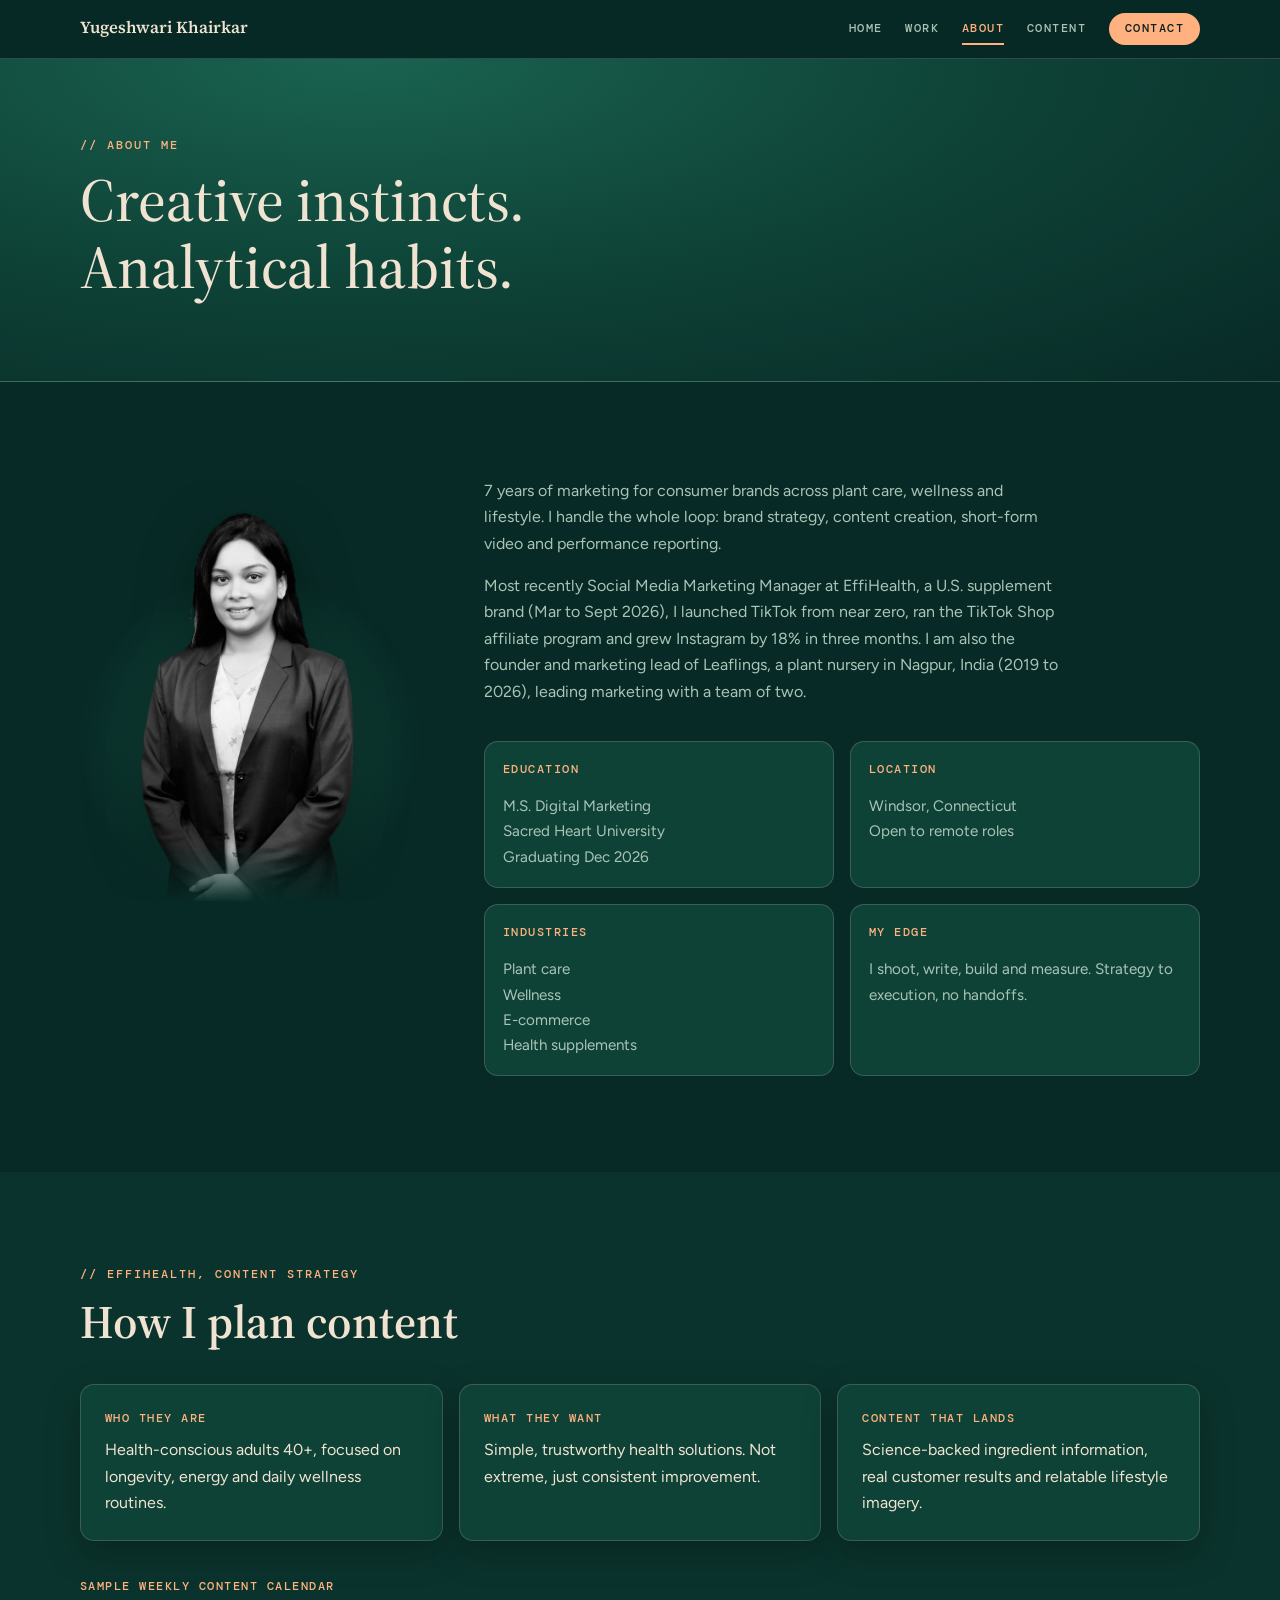
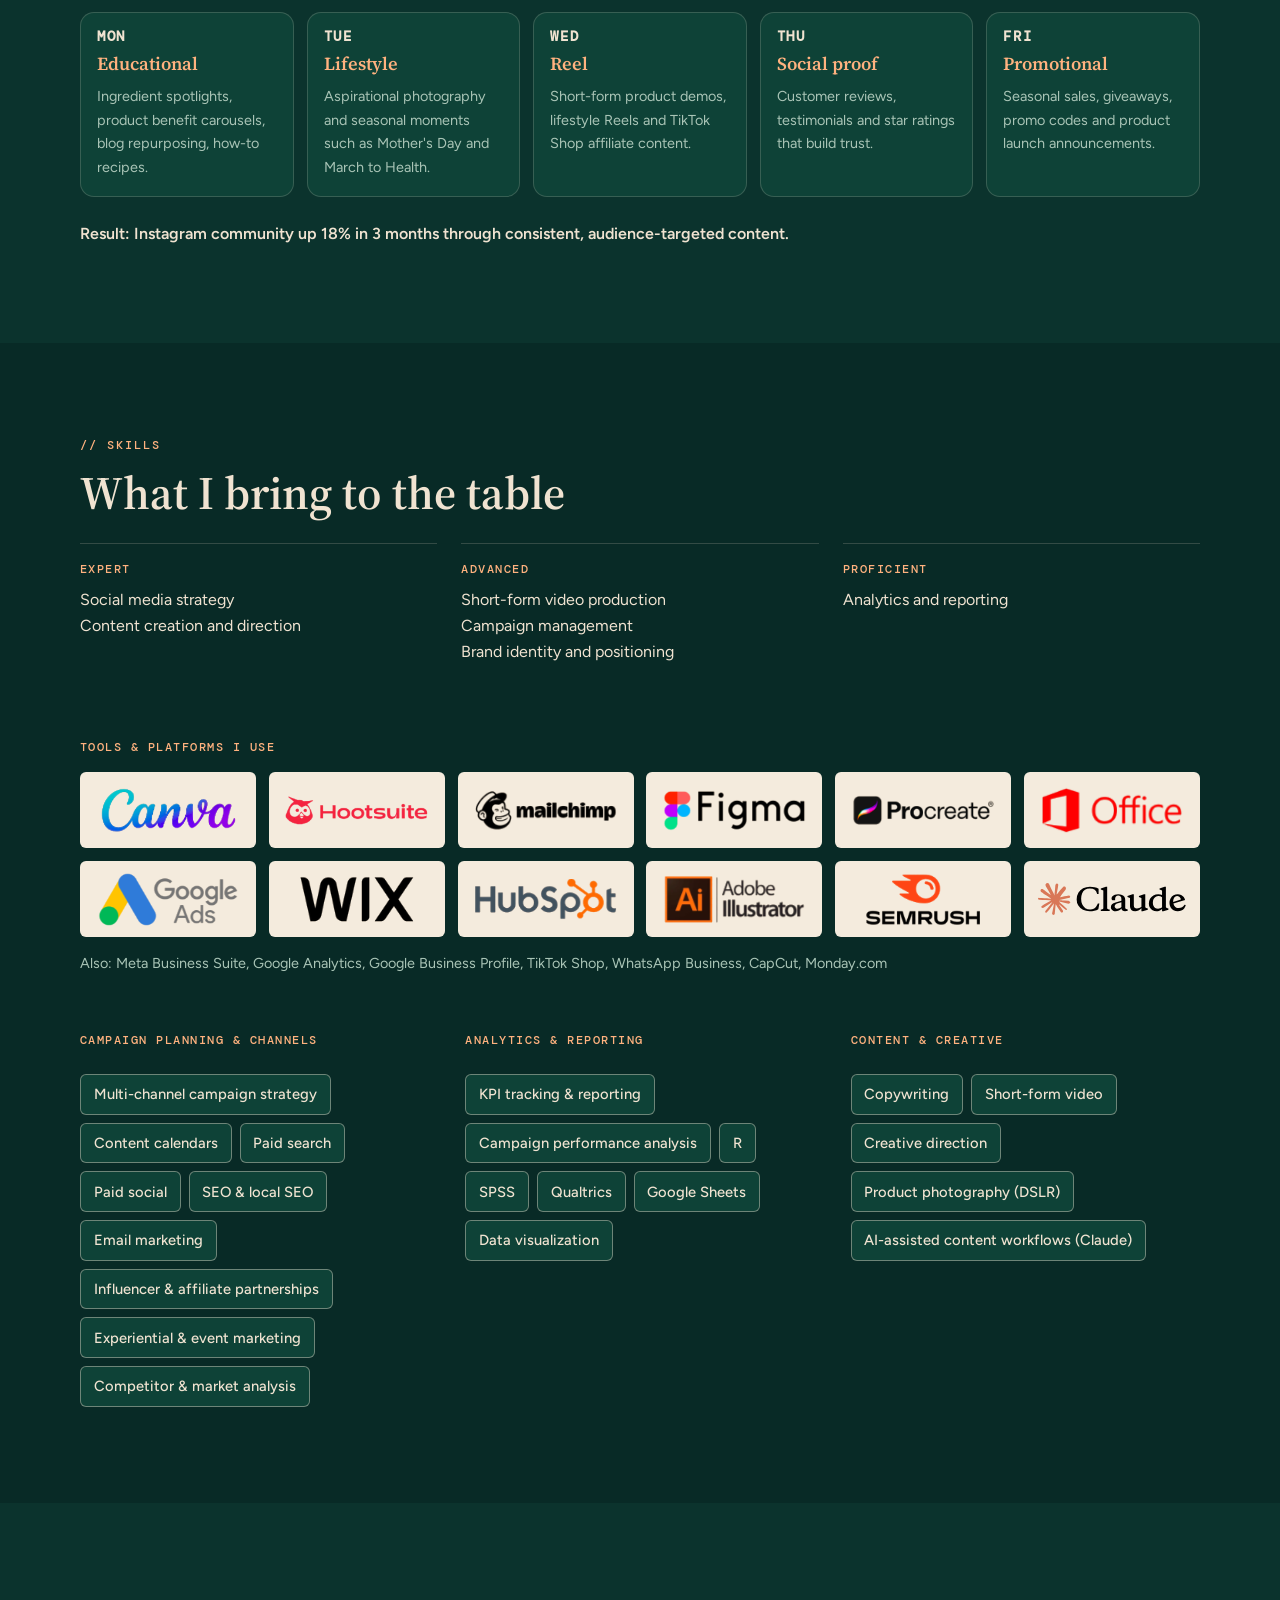
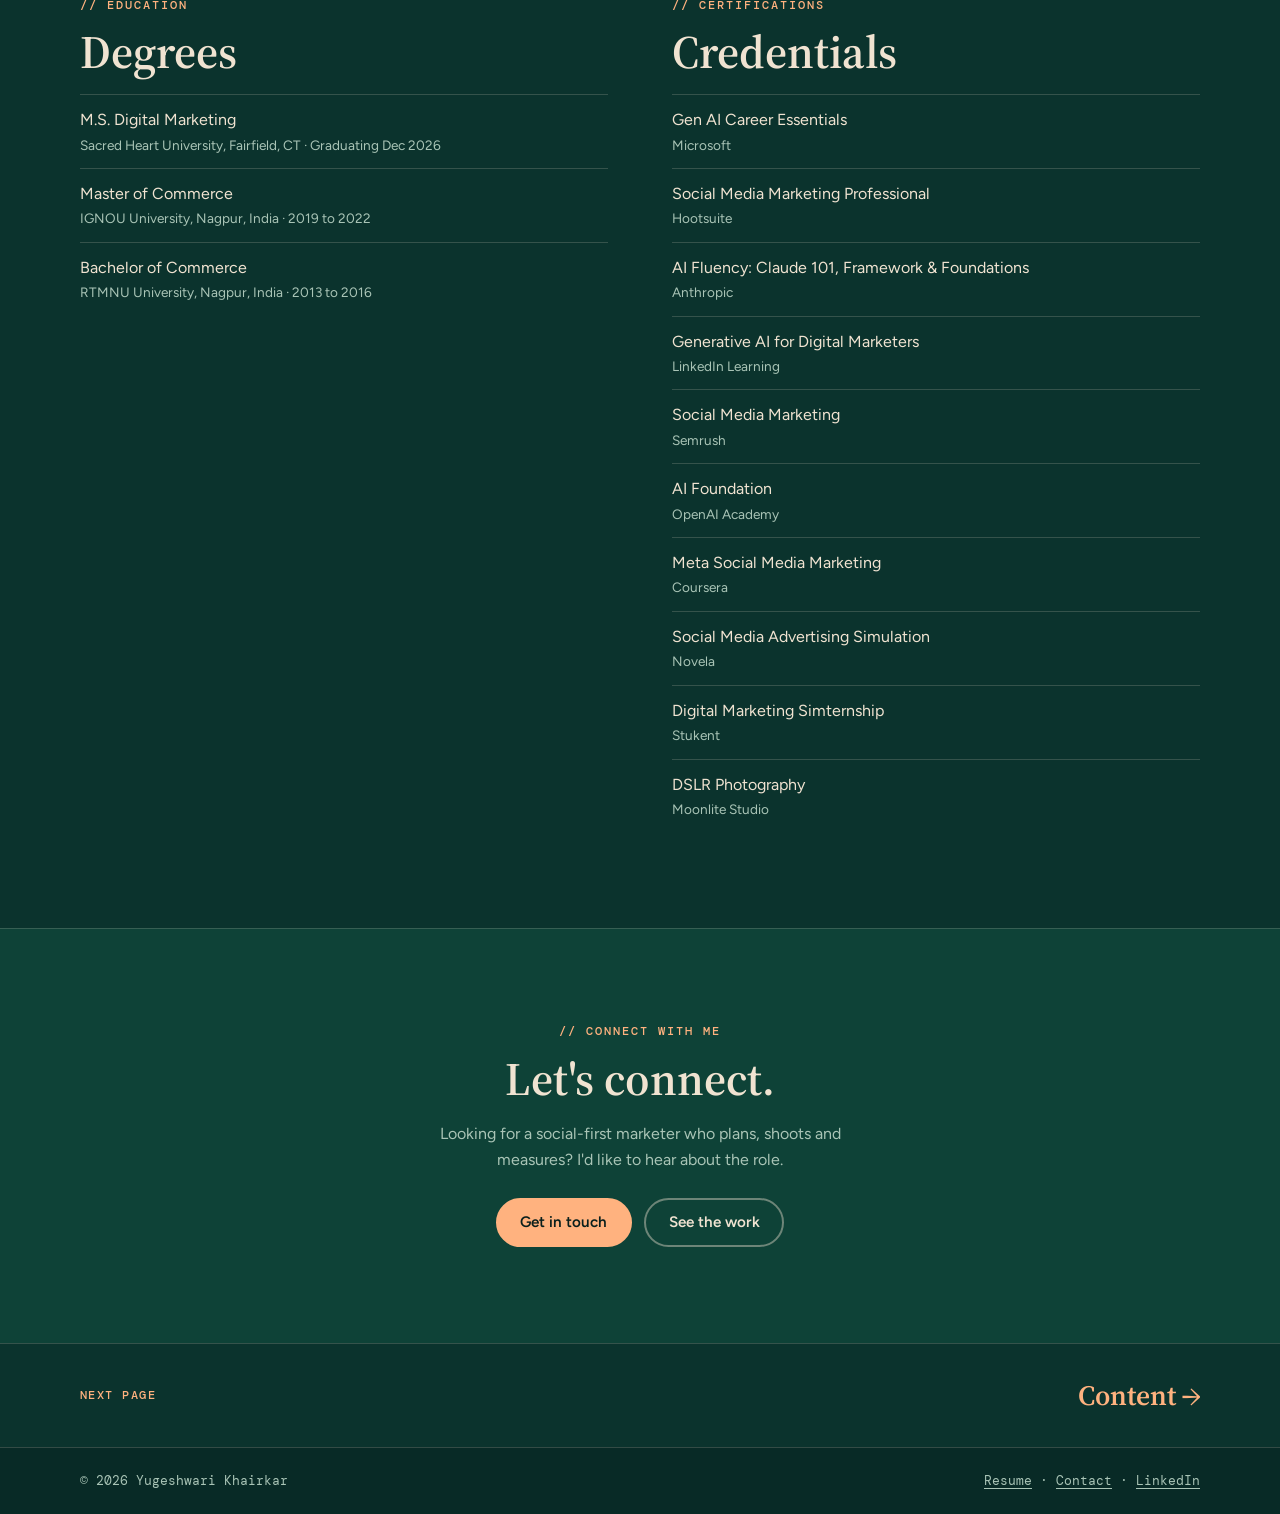
<file: about.html>
<!doctype html>
<html lang="en"><head><meta charset="utf-8"><meta name="viewport" content="width=device-width, initial-scale=1, viewport-fit=cover">
<title>About | Yugeshwari Khairkar</title>
<meta name="claude:viewport-fit-sides" content="cover">
<meta name="description" content="Creative instincts, analytical habits. 7 years of marketing across plant care, wellness and lifestyle brands. Skills, education and certifications.">
<meta property="og:type" content="website">
<meta property="og:site_name" content="Yugeshwari Khairkar">
<meta property="og:title" content="About | Yugeshwari Khairkar">
<meta property="og:description" content="Creative instincts, analytical habits. 7 years of marketing across plant care, wellness and lifestyle brands. Skills, education and certifications.">
<meta property="og:url" content="https://yuga-khairkar-shu.github.io/yugeshwari-portfolio/about.html">
<meta property="og:image" content="https://yuga-khairkar-shu.github.io/yugeshwari-portfolio/social-preview.jpg">
<meta property="og:image:width" content="1200">
<meta property="og:image:height" content="630">
<meta name="twitter:card" content="summary_large_image">
<meta name="twitter:title" content="About | Yugeshwari Khairkar">
<meta name="twitter:description" content="Creative instincts, analytical habits. 7 years of marketing across plant care, wellness and lifestyle brands. Skills, education and certifications.">
<meta name="twitter:image" content="https://yuga-khairkar-shu.github.io/yugeshwari-portfolio/social-preview.jpg">
<link rel="icon" href="data:image/svg+xml,%3Csvg xmlns=%27http://www.w3.org/2000/svg%27 viewBox=%270 0 32 32%27%3E%3Crect width=%2732%27 height=%2732%27 rx=%278%27 fill=%27%23082a26%27/%3E%3Ccircle cx=%2716%27 cy=%2716%27 r=%279%27 fill=%27%23F25A1E%27/%3E%3C/svg%3E">
<link rel="stylesheet" href="https://fonts.googleapis.com/css2?family=DM+Mono:wght@400;500&family=Figtree:wght@400;500;600;700&family=Source+Serif+4:ital,opsz,wght@0,8..60,400;0,8..60,600;0,8..60,700;1,8..60,500&display=swap">
<link rel="stylesheet" href="styles.css">
</head><body>
<a class="skip" href="#main">Skip to content</a>
<header class="band top"><div class="wrap"><a class="brand" href="index.html">Yugeshwari Khairkar</a><nav class="nav" aria-label="Main"><a href="index.html">Home</a><a href="work.html">Work</a><a href="about.html" aria-current="page">About</a><a href="content.html">Content</a><a href="contact.html" class="navbtn">Contact</a></nav></div></header>
<main id="main">
<section class="band page-head"><div class="wrap"><div class="eyebrow">// About me</div><h1>Creative instincts.<br>Analytical habits.</h1></div></section>
<section class="band"><div class="wrap about-intro">
  <figure class="photo"><img src="images/portrait-about.webp" alt="Portrait of Yugeshwari Khairkar" width="800" height="1000" loading="lazy"></figure>
  <div class="about-copy">
    <p style="margin-top:0">7 years of marketing for consumer brands across plant care, wellness and lifestyle. I handle the whole loop: brand strategy, content creation, short-form video and performance reporting.</p>
    <p>Most recently Social Media Marketing Manager at EffiHealth, a U.S. supplement brand (Mar to Sept 2026), I launched TikTok from near zero, ran the TikTok Shop affiliate program and grew Instagram by 18% in three months. I am also the founder and marketing lead of Leaflings, a plant nursery in Nagpur, India (2019 to 2026), leading marketing with a team of two.</p>
    <div class="facts" style="margin-top:var(--s-4)">
      <div class="fact"><span class="label">Education</span><p>M.S. Digital Marketing<br>Sacred Heart University<br>Graduating Dec 2026</p></div>
      <div class="fact"><span class="label">Location</span><p>Windsor, Connecticut<br>Open to remote roles</p></div>
      <div class="fact"><span class="label">Industries</span><p>Plant care<br>Wellness<br>E-commerce<br>Health supplements</p></div>
      <div class="fact"><span class="label">My edge</span><p>I shoot, write, build and measure. Strategy to execution, no handoffs.</p></div>
    </div>
  </div>
</div></section>

<section class="band alt" id="strategy"><div class="wrap">
  <div class="sec-head"><div class="eyebrow">// EffiHealth, content strategy</div><h2>How I plan content</h2></div>
  <div class="grid-3">
    <div class="card"><span class="label">Who they are</span><p>Health-conscious adults 40+, focused on longevity, energy and daily wellness routines.</p></div>
    <div class="card"><span class="label">What they want</span><p>Simple, trustworthy health solutions. Not extreme, just consistent improvement.</p></div>
    <div class="card"><span class="label">Content that lands</span><p>Science-backed ingredient information, real customer results and relatable lifestyle imagery.</p></div>
  </div>
  <div class="label" style="margin-top:var(--s-4)">Sample weekly content calendar</div>
  <div class="week">
    <div class="day"><h3>Mon</h3><i>Educational</i><p>Ingredient spotlights, product benefit carousels, blog repurposing, how-to recipes.</p></div>
    <div class="day"><h3>Tue</h3><i>Lifestyle</i><p>Aspirational photography and seasonal moments such as Mother's Day and March to Health.</p></div>
    <div class="day"><h3>Wed</h3><i>Reel</i><p>Short-form product demos, lifestyle Reels and TikTok Shop affiliate content.</p></div>
    <div class="day"><h3>Thu</h3><i>Social proof</i><p>Customer reviews, testimonials and star ratings that build trust.</p></div>
    <div class="day"><h3>Fri</h3><i>Promotional</i><p>Seasonal sales, giveaways, promo codes and product launch announcements.</p></div>
  </div>
  <p class="note">Result: Instagram community up 18% in 3 months through consistent, audience-targeted content.</p>
</div></section>

<section class="band"><div class="wrap">
  <div class="eyebrow">// Skills</div>
  <h2>What I bring to the table</h2>
  <div class="levels3">
    <div class="level"><span class="label">Expert</span><ul><li>Social media strategy</li><li>Content creation and direction</li></ul></div>
    <div class="level"><span class="label">Advanced</span><ul><li>Short-form video production</li><li>Campaign management</li><li>Brand identity and positioning</li></ul></div>
    <div class="level"><span class="label">Proficient</span><ul><li>Analytics and reporting</li></ul></div>
  </div>
  <div class="toolslogos"><span class="label">Tools &amp; platforms I use</span><ul><li><img src="images/logos/canva.png" alt="Canva" loading="lazy"></li><li><img src="images/logos/hootsuite.png" alt="Hootsuite" loading="lazy"></li><li><img src="images/logos/mailchimp.png" alt="Mailchimp" loading="lazy"></li><li><img src="images/logos/figma.png" alt="Figma" loading="lazy"></li><li><img src="images/logos/procreate.png" alt="Procreate" loading="lazy"></li><li><img src="images/logos/office.png" alt="Microsoft Office" loading="lazy"></li><li><img src="images/logos/google-ads.png" alt="Google Ads" loading="lazy"></li><li><img src="images/logos/wix.png" alt="Wix" loading="lazy"></li><li><img src="images/logos/hubspot.png" alt="HubSpot" loading="lazy"></li><li><img src="images/logos/illustrator.png" alt="Adobe Illustrator" loading="lazy"></li><li><img src="images/logos/semrush.png" alt="Semrush" loading="lazy"></li><li><img src="images/logos/claude.svg" alt="Claude" loading="lazy"></li></ul><p class="alsotools">Also: Meta Business Suite, Google Analytics, Google Business Profile, TikTok Shop, WhatsApp Business, CapCut, Monday.com</p></div>
  <div class="skills3"><div class="skillgrp"><span class="label">Campaign planning &amp; channels</span><ul class="tools" aria-label="Campaign planning &amp; channels"><li>Multi-channel campaign strategy</li><li>Content calendars</li><li>Paid search</li><li>Paid social</li><li>SEO &amp; local SEO</li><li>Email marketing</li><li>Influencer &amp; affiliate partnerships</li><li>Experiential &amp; event marketing</li><li>Competitor &amp; market analysis</li></ul></div><div class="skillgrp"><span class="label">Analytics &amp; reporting</span><ul class="tools" aria-label="Analytics &amp; reporting"><li>KPI tracking &amp; reporting</li><li>Campaign performance analysis</li><li>R</li><li>SPSS</li><li>Qualtrics</li><li>Google Sheets</li><li>Data visualization</li></ul></div><div class="skillgrp"><span class="label">Content &amp; creative</span><ul class="tools" aria-label="Content &amp; creative"><li>Copywriting</li><li>Short-form video</li><li>Creative direction</li><li>Product photography (DSLR)</li><li>AI-assisted content workflows (Claude)</li></ul></div></div>
</div></section>

<section class="band alt"><div class="wrap split even">
  <div>
    <div class="eyebrow">// Education</div>
    <h2>Degrees</h2>
    <ul class="list">
      <li>M.S. Digital Marketing<small>Sacred Heart University, Fairfield, CT &middot; Graduating Dec 2026</small></li>
      <li>Master of Commerce<small>IGNOU University, Nagpur, India &middot; 2019 to 2022</small></li>
      <li>Bachelor of Commerce<small>RTMNU University, Nagpur, India &middot; 2013 to 2016</small></li>
    </ul>
  </div>
  <div>
    <div class="eyebrow">// Certifications</div>
    <h2>Credentials</h2>
    <ul class="list">
      <li>Gen AI Career Essentials<small>Microsoft</small></li>
      <li>Social Media Marketing Professional<small>Hootsuite</small></li>
      <li>AI Fluency: Claude 101, Framework &amp; Foundations<small>Anthropic</small></li>
      <li>Generative AI for Digital Marketers<small>LinkedIn Learning</small></li>
      <li>Social Media Marketing<small>Semrush</small></li>
      <li>AI Foundation<small>OpenAI Academy</small></li>
      <li>Meta Social Media Marketing<small>Coursera</small></li>
      <li>Social Media Advertising Simulation<small>Novela</small></li>
      <li>Digital Marketing Simternship<small>Stukent</small></li>
      <li>DSLR Photography<small>Moonlite Studio</small></li>
    </ul>
  </div>
</div></section>
<section class="band closer"><div class="wrap"><div class="eyebrow">// Connect with me</div><h2>Let's connect.</h2><p>Looking for a social-first marketer who plans, shoots and measures? I'd like to hear about the role.</p><div class="cta"><a class="btn" href="contact.html">Get in touch</a><a class="btn ghost" href="work.html">See the work</a></div></div></section>
</main>
<a class="band nextpage" href="content.html"><span class="wrap"><span class="label">Next page</span><span class="nx">Content <span aria-hidden="true">&rarr;</span></span></span></a><footer class="band"><div class="wrap"><span>&copy; 2026 Yugeshwari Khairkar</span><span><a href="Yugeshwari-Khairkar-Resume.pdf" download>Resume</a> &middot; <a href="contact.html">Contact</a> &middot; <a href="https://www.linkedin.com/in/yugeshwarikhairkar" target="_blank" rel="noopener">LinkedIn</a></span></div></footer>
<script src="site.js"></script>
</body></html>
</file>
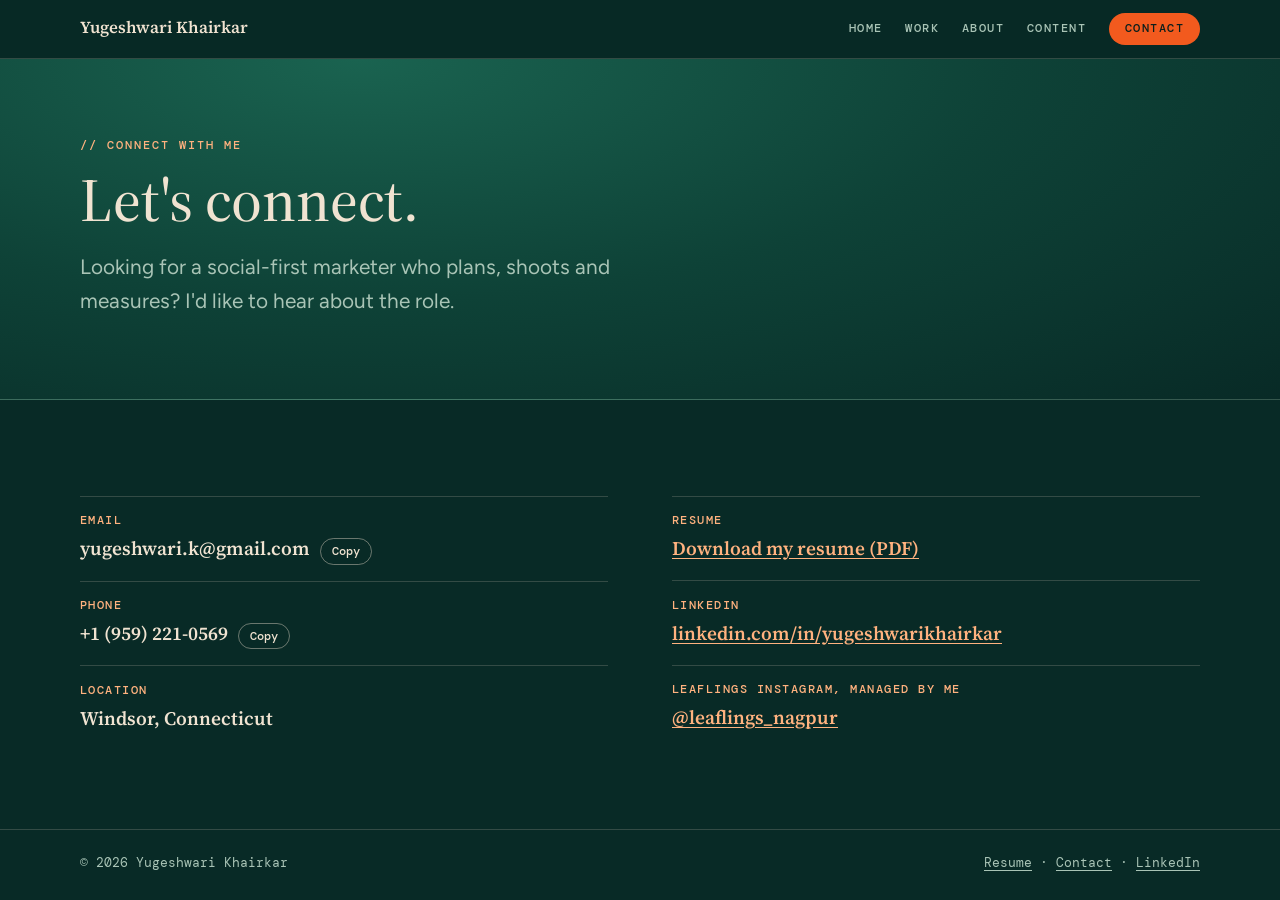
<file: contact.html>
<!doctype html>
<html lang="en"><head><meta charset="utf-8"><meta name="viewport" content="width=device-width, initial-scale=1, viewport-fit=cover">
<title>Contact | Yugeshwari Khairkar</title>
<meta name="claude:viewport-fit-sides" content="cover">
<link rel="stylesheet" href="https://fonts.googleapis.com/css2?family=DM+Mono:wght@400;500&family=Figtree:wght@400;500;600;700&family=Source+Serif+4:ital,opsz,wght@0,8..60,400;0,8..60,600;0,8..60,700;1,8..60,500&display=swap">
<link rel="stylesheet" href="styles.css">
</head><body>
<a class="skip" href="#main">Skip to content</a>
<header class="band top"><div class="wrap"><a class="brand" href="index.html">Yugeshwari Khairkar</a><nav class="nav" aria-label="Main"><a href="index.html">Home</a><a href="work.html">Work</a><a href="about.html">About</a><a href="content.html">Content</a><a href="contact.html" aria-current="page" class="navbtn">Contact</a></nav></div></header>
<main id="main">
<section class="band page-head"><div class="wrap"><div class="eyebrow">// Connect with me</div><h1>Let's connect.</h1><p class="lead muted">Looking for a social-first marketer who plans, shoots and measures? I'd like to hear about the role.</p></div></section>
<section class="band"><div class="wrap split even">
  <div class="rows">
    <div><span class="label">Email</span><span class="v" id="mail">yugeshwari.k@gmail.com</span><button class="copy" type="button" data-copy="mail">Copy</button></div>
    <div><span class="label">Phone</span><span class="v" id="phone">+1 (959) 221-0569</span><button class="copy" type="button" data-copy="phone">Copy</button></div>
    <div><span class="label">Location</span><span class="v">Windsor, Connecticut</span></div>
  </div>
  <div class="rows">
    <div><span class="label">Resume</span><a href="Yugeshwari-Khairkar-Resume.pdf" download>Download my resume (PDF)</a></div>
    <div><span class="label">LinkedIn</span><a href="https://www.linkedin.com/in/yugeshwarikhairkar" target="_blank" rel="noopener">linkedin.com/in/yugeshwarikhairkar</a></div>
    <div><span class="label">Leaflings Instagram, managed by me</span><a href="https://www.instagram.com/leaflings_nagpur/" target="_blank" rel="noopener">@leaflings_nagpur</a></div>
  </div>
</div></section>

</main>
<footer class="band"><div class="wrap"><span>&copy; 2026 Yugeshwari Khairkar</span><span><a href="Yugeshwari-Khairkar-Resume.pdf" download>Resume</a> &middot; <a href="contact.html">Contact</a> &middot; <a href="https://www.linkedin.com/in/yugeshwarikhairkar" target="_blank" rel="noopener">LinkedIn</a></span></div></footer>
<script src="site.js"></script>
</body></html>
</file>
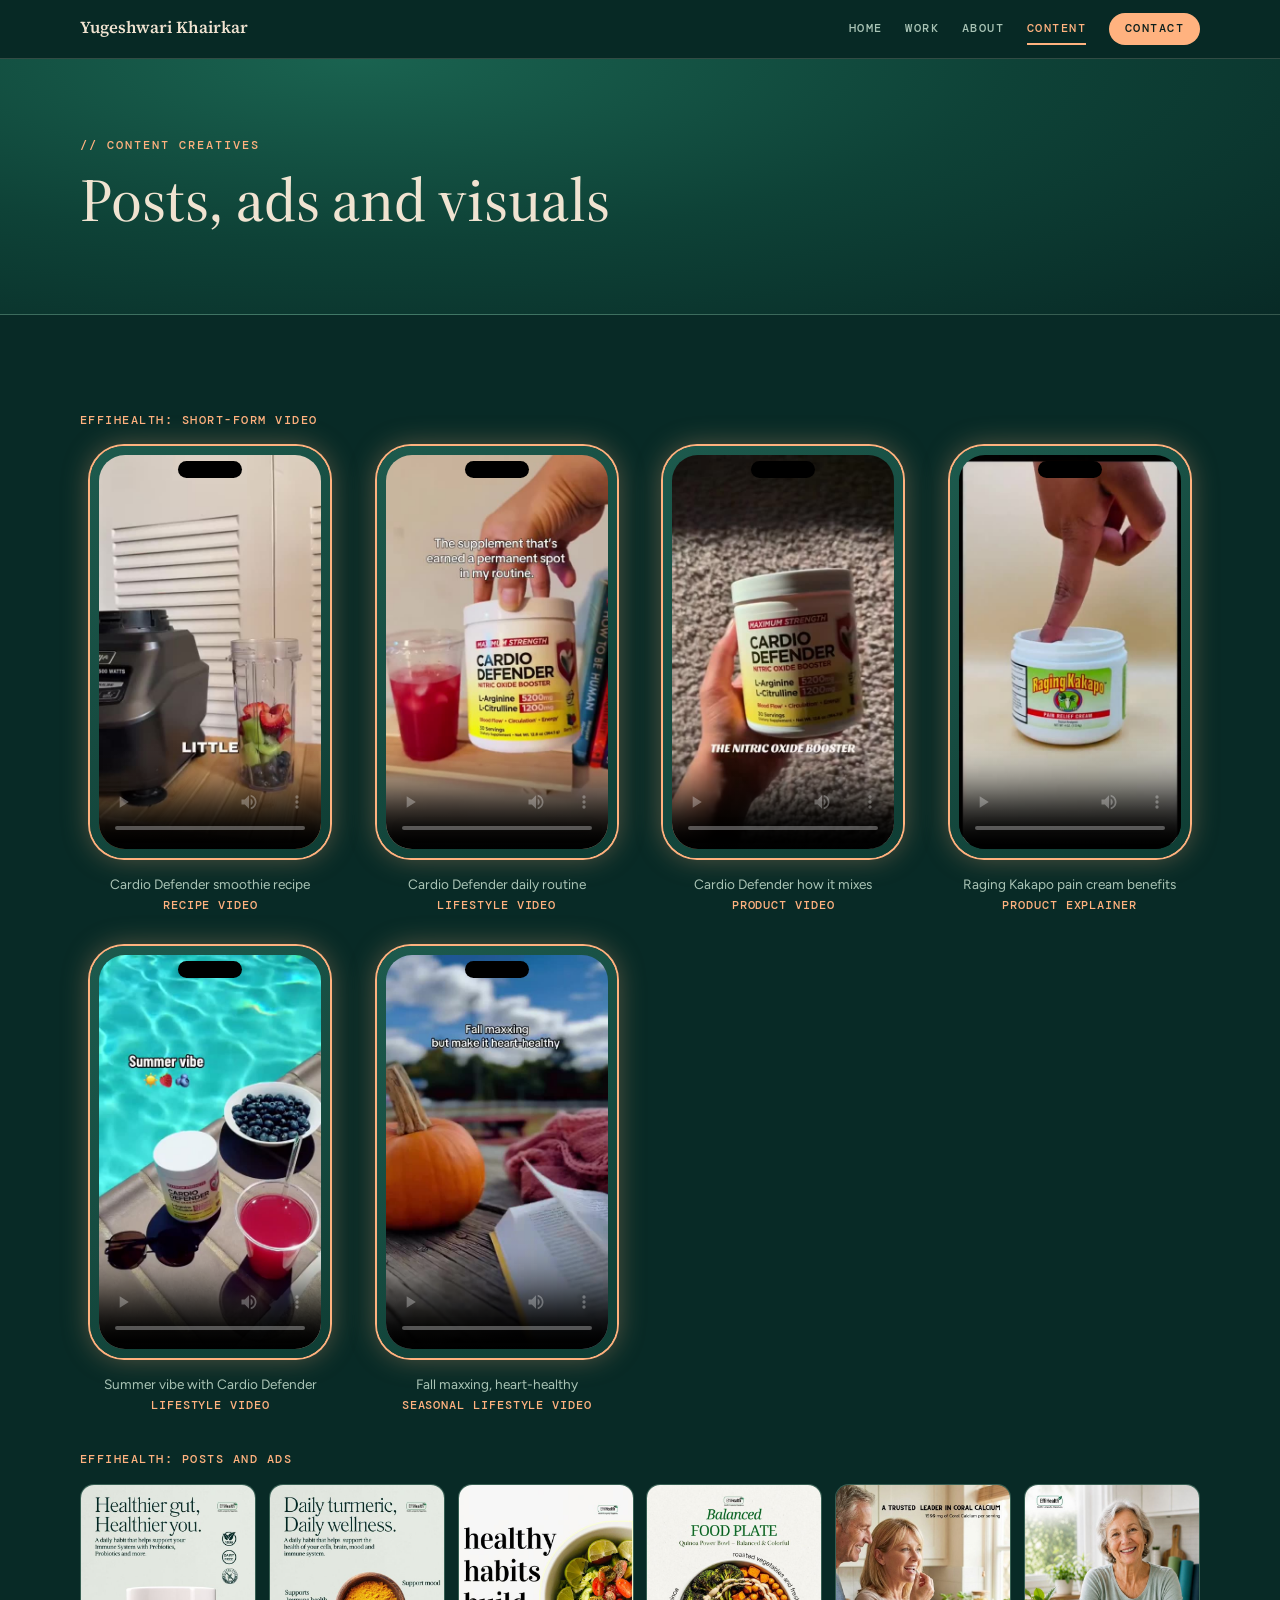
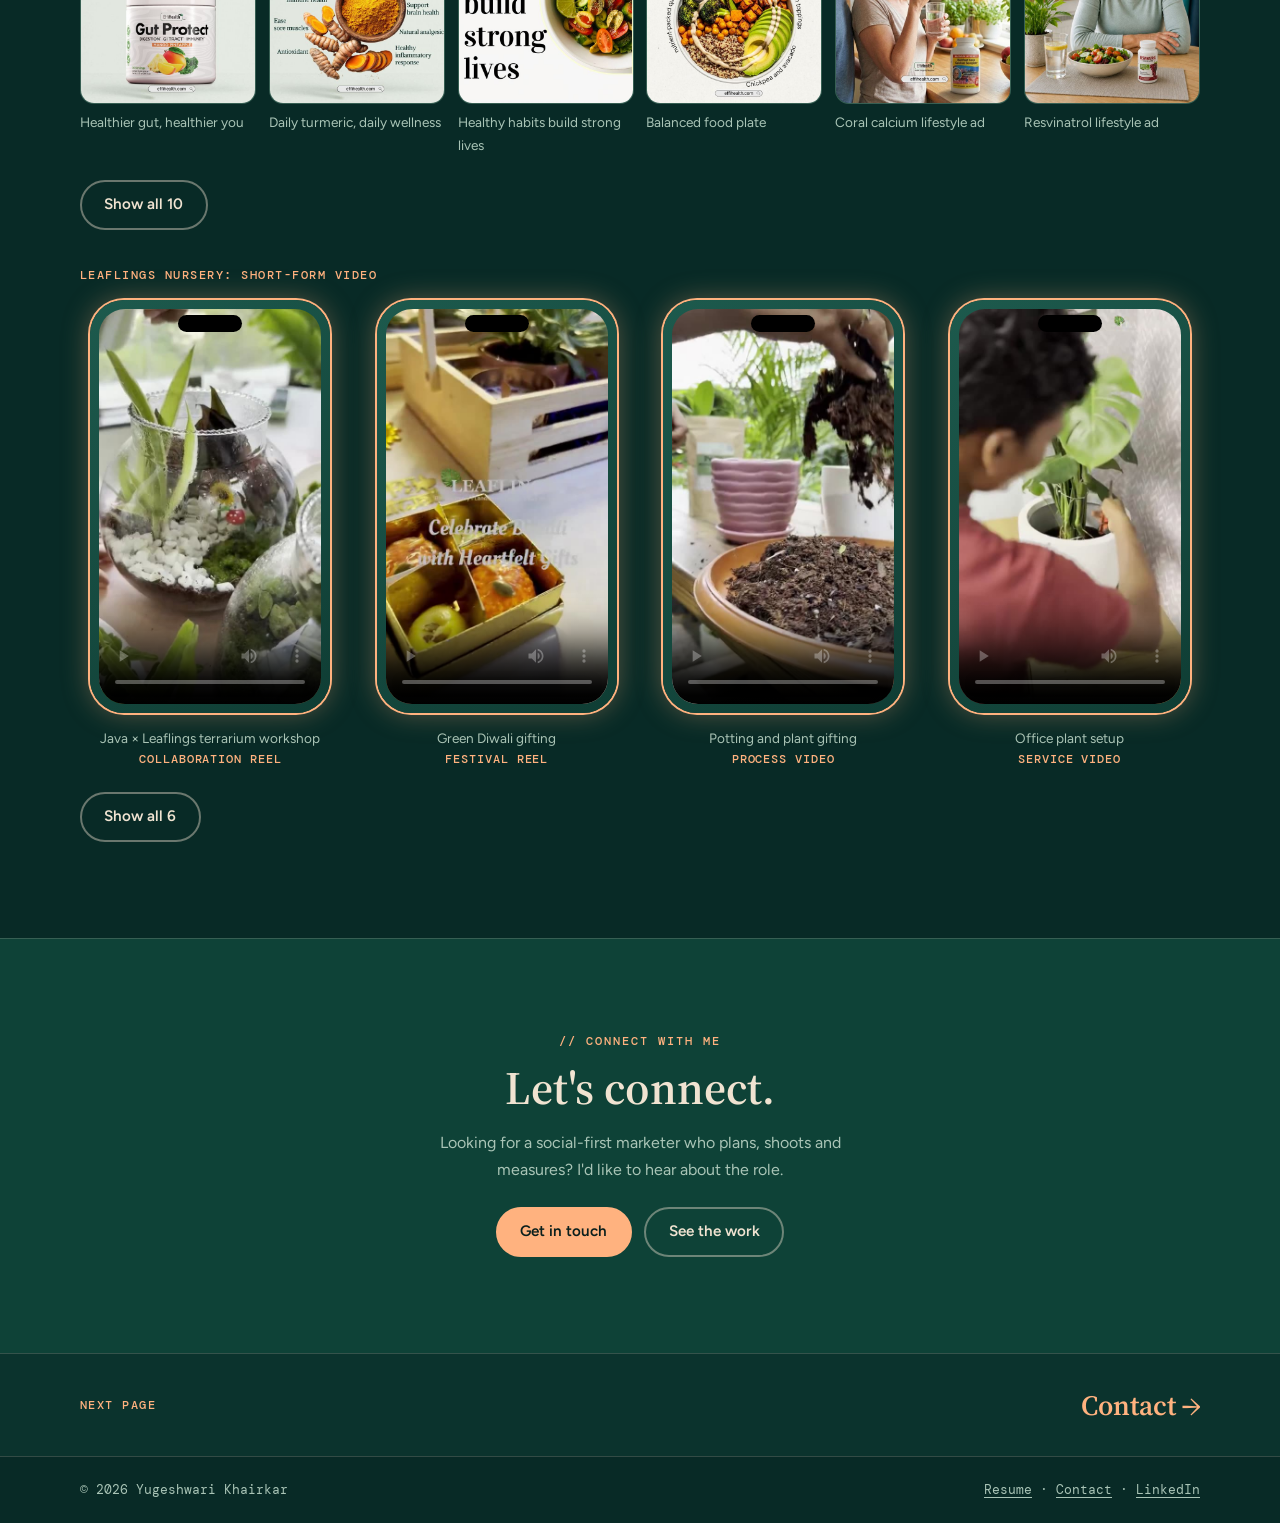
<file: content.html>
<!doctype html>
<html lang="en"><head><meta charset="utf-8"><meta name="viewport" content="width=device-width, initial-scale=1, viewport-fit=cover">
<title>Content | Yugeshwari Khairkar</title>
<meta name="claude:viewport-fit-sides" content="cover">
<meta name="description" content="Short-form videos, posts and ads created for EffiHealth and Leaflings Nursery.">
<meta property="og:type" content="website">
<meta property="og:site_name" content="Yugeshwari Khairkar">
<meta property="og:title" content="Content | Yugeshwari Khairkar">
<meta property="og:description" content="Short-form videos, posts and ads created for EffiHealth and Leaflings Nursery.">
<meta property="og:url" content="https://yuga-khairkar-shu.github.io/yugeshwari-portfolio/content.html">
<meta property="og:image" content="https://yuga-khairkar-shu.github.io/yugeshwari-portfolio/social-preview.jpg">
<meta property="og:image:width" content="1200">
<meta property="og:image:height" content="630">
<meta name="twitter:card" content="summary_large_image">
<meta name="twitter:title" content="Content | Yugeshwari Khairkar">
<meta name="twitter:description" content="Short-form videos, posts and ads created for EffiHealth and Leaflings Nursery.">
<meta name="twitter:image" content="https://yuga-khairkar-shu.github.io/yugeshwari-portfolio/social-preview.jpg">
<link rel="icon" href="data:image/svg+xml,%3Csvg xmlns=%27http://www.w3.org/2000/svg%27 viewBox=%270 0 32 32%27%3E%3Crect width=%2732%27 height=%2732%27 rx=%278%27 fill=%27%23082a26%27/%3E%3Ccircle cx=%2716%27 cy=%2716%27 r=%279%27 fill=%27%23F25A1E%27/%3E%3C/svg%3E">
<link rel="stylesheet" href="https://fonts.googleapis.com/css2?family=DM+Mono:wght@400;500&family=Figtree:wght@400;500;600;700&family=Source+Serif+4:ital,opsz,wght@0,8..60,400;0,8..60,600;0,8..60,700;1,8..60,500&display=swap">
<link rel="stylesheet" href="styles.css">
</head><body>
<a class="skip" href="#main">Skip to content</a>
<header class="band top"><div class="wrap"><a class="brand" href="index.html">Yugeshwari Khairkar</a><nav class="nav" aria-label="Main"><a href="index.html">Home</a><a href="work.html">Work</a><a href="about.html">About</a><a href="content.html" aria-current="page">Content</a><a href="contact.html" class="navbtn">Contact</a></nav></div></header>
<main id="main">
<section class="band page-head"><div class="wrap"><div class="eyebrow">// Content creatives</div><h1>Posts, ads and visuals</h1></div></section>
<section class="band"><div class="wrap">
  <div class="label gal-title" style="margin-top:0">EffiHealth: short-form video</div>
<div class="grid vgrid" data-limit="6"><figure class="tile"><div class="phone"><video controls playsinline preload="metadata" poster="videos/effihealth-video-1-poster.jpg" aria-label="A blended berry smoothie made with Cardio Defender, with on-screen text"><source src="videos/effihealth-video-1.mp4" type="video/mp4"></video></div><figcaption>Cardio Defender smoothie recipe<span class="vkind">Recipe video</span></figcaption></figure><figure class="tile"><div class="phone"><video controls playsinline preload="metadata" poster="videos/effihealth-video-5-poster.jpg" aria-label="A person drinking Cardio Defender and mixing a glass: the supplement that earned a permanent spot in my routine"><source src="videos/effihealth-video-5.mp4" type="video/mp4"></video></div><figcaption>Cardio Defender daily routine<span class="vkind">Lifestyle video</span></figcaption></figure><figure class="tile"><div class="phone"><video controls playsinline preload="metadata" poster="videos/effihealth-video-4-poster.jpg" aria-label="Step by step product video: the glass, the nitric oxide booster, the heart health support"><source src="videos/effihealth-video-4.mp4" type="video/mp4"></video></div><figcaption>Cardio Defender how it mixes<span class="vkind">Product video</span></figcaption></figure><figure class="tile"><div class="phone"><video controls playsinline preload="metadata" poster="videos/effihealth-video-3-poster.jpg" aria-label="Benefits of Raging Kakapo pain cream with on-screen callouts"><source src="videos/effihealth-video-3.mp4" type="video/mp4"></video></div><figcaption>Raging Kakapo pain cream benefits<span class="vkind">Product explainer</span></figcaption></figure><figure class="tile"><div class="phone"><video controls playsinline preload="metadata" poster="videos/effihealth-video-2-poster.jpg" aria-label="A poolside shot with a red Cardio Defender drink and a bowl of blueberries"><source src="videos/effihealth-video-2.mp4" type="video/mp4"></video></div><figcaption>Summer vibe with Cardio Defender<span class="vkind">Lifestyle video</span></figcaption></figure><figure class="tile"><div class="phone"><video controls playsinline preload="metadata" poster="videos/effihealth-video-6-poster.jpg" aria-label="Fall maxxing, but make it heart-healthy: autumn flat lays and a Cardio Defender drink"><source src="videos/effihealth-video-6.mp4" type="video/mp4"></video></div><figcaption>Fall maxxing, heart-healthy<span class="vkind">Seasonal lifestyle video</span></figcaption></figure></div>
  <div class="label gal-title">EffiHealth: posts and ads</div>
<div class="grid" data-limit="6"><figure class="tile"><button class="zoom" type="button" data-large="images/effihealth-gut-protect-large.jpg" data-alt="EffiHealth Gut Protect ad: Healthier gut, healthier you, with a mango pineapple tub and vegan, dairy free and gluten free badges" aria-label="Enlarge: Healthier gut, healthier you"><img src="images/effihealth-gut-protect-thumb.jpg" alt="EffiHealth Gut Protect ad: Healthier gut, healthier you, with a mango pineapple tub and vegan, dairy free and gluten free badges" width="560" height="700" loading="lazy"></button><figcaption>Healthier gut, healthier you</figcaption></figure><figure class="tile"><button class="zoom" type="button" data-large="images/effihealth-turmeric-large.jpg" data-alt="EffiHealth ad: Daily turmeric, daily wellness, with a bowl of turmeric powder and root and a list of benefits" aria-label="Enlarge: Daily turmeric, daily wellness"><img src="images/effihealth-turmeric-thumb.jpg" alt="EffiHealth ad: Daily turmeric, daily wellness, with a bowl of turmeric powder and root and a list of benefits" width="560" height="700" loading="lazy"></button><figcaption>Daily turmeric, daily wellness</figcaption></figure><figure class="tile"><button class="zoom" type="button" data-large="images/effihealth-healthy-habits-large.jpg" data-alt="EffiHealth post: healthy habits build strong lives, beside a bowl of salad with lime" aria-label="Enlarge: Healthy habits build strong lives"><img src="images/effihealth-healthy-habits-thumb.jpg" alt="EffiHealth post: healthy habits build strong lives, beside a bowl of salad with lime" width="560" height="700" loading="lazy"></button><figcaption>Healthy habits build strong lives</figcaption></figure><figure class="tile"><button class="zoom" type="button" data-large="images/effihealth-balanced-plate-large.jpg" data-alt="EffiHealth post: Balanced food plate, a quinoa power bowl with roasted vegetables, chickpeas and avocado" aria-label="Enlarge: Balanced food plate"><img src="images/effihealth-balanced-plate-thumb.jpg" alt="EffiHealth post: Balanced food plate, a quinoa power bowl with roasted vegetables, chickpeas and avocado" width="560" height="700" loading="lazy"></button><figcaption>Balanced food plate</figcaption></figure><figure class="tile"><button class="zoom" type="button" data-large="images/effihealth-coral-calcium-large.jpg" data-alt="EffiHealth ad: a smiling couple in a kitchen, a trusted leader in coral calcium" aria-label="Enlarge: Coral calcium lifestyle ad"><img src="images/effihealth-coral-calcium-thumb.jpg" alt="EffiHealth ad: a smiling couple in a kitchen, a trusted leader in coral calcium" width="560" height="700" loading="lazy"></button><figcaption>Coral calcium lifestyle ad</figcaption></figure><figure class="tile"><button class="zoom" type="button" data-large="images/effihealth-resvinatrol-lifestyle-large.jpg" data-alt="EffiHealth lifestyle ad: a smiling older woman at a kitchen table with a salad, water and a Resvinatrol Complete bottle" aria-label="Enlarge: Resvinatrol lifestyle ad"><img src="images/effihealth-resvinatrol-lifestyle-thumb.jpg" alt="EffiHealth lifestyle ad: a smiling older woman at a kitchen table with a salad, water and a Resvinatrol Complete bottle" width="560" height="700" loading="lazy"></button><figcaption>Resvinatrol lifestyle ad</figcaption></figure><figure class="tile"><button class="zoom" type="button" data-large="images/effihealth-cardiovascular-large.jpg" data-alt="EffiHealth ad: a woman opening a Resvinatrol Complete bottle, advanced cardiovascular and cholesterol support formula" aria-label="Enlarge: Cardiovascular support ad"><img src="images/effihealth-cardiovascular-thumb.jpg" alt="EffiHealth ad: a woman opening a Resvinatrol Complete bottle, advanced cardiovascular and cholesterol support formula" width="560" height="696" loading="lazy"></button><figcaption>Cardiovascular support ad</figcaption></figure><figure class="tile"><button class="zoom" type="button" data-large="images/effihealth-resvinatrol-product-large.jpg" data-alt="Resvinatrol Complete bottle on a kitchen counter with grapes and pomegranate" aria-label="Enlarge: Resvinatrol product feature"><img src="images/effihealth-resvinatrol-product-thumb.jpg" alt="Resvinatrol Complete bottle on a kitchen counter with grapes and pomegranate" width="560" height="700" loading="lazy"></button><figcaption>Resvinatrol product feature</figcaption></figure><figure class="tile"><button class="zoom" type="button" data-large="images/effihealth-cardio-defender-ingredients-large.jpg" data-alt="EffiHealth Cardio Defender ad: New look, same great formula, with a jar below a spread of berries, kale, turmeric and herbs" aria-label="Enlarge: New look, same great formula"><img src="images/effihealth-cardio-defender-ingredients-thumb.jpg" alt="EffiHealth Cardio Defender ad: New look, same great formula, with a jar below a spread of berries, kale, turmeric and herbs" width="560" height="700" loading="lazy"></button><figcaption>New look, same great formula</figcaption></figure><figure class="tile"><button class="zoom" type="button" data-large="images/effihealth-cardio-defender-new-look-large.jpg" data-alt="EffiHealth Cardio Defender ad comparing the old and new jar while a man mixes a berry smoothie, with benefits for blood flow, circulation and energy" aria-label="Enlarge: Cardio Defender: old look vs new look"><img src="images/effihealth-cardio-defender-new-look-thumb.jpg" alt="EffiHealth Cardio Defender ad comparing the old and new jar while a man mixes a berry smoothie, with benefits for blood flow, circulation and energy" width="560" height="700" loading="lazy"></button><figcaption>Cardio Defender: old look vs new look</figcaption></figure></div>
  <div class="label gal-title">Leaflings Nursery: short-form video</div>
<div class="grid vgrid" data-limit="4"><figure class="tile"><div class="phone"><video controls playsinline preload="metadata" poster="videos/leaflings-video-java-collab-poster.jpg" aria-label="Leaflings and Java The Coffee Club collaboration, a terrarium workshop"><source src="videos/leaflings-video-java-collab.mp4" type="video/mp4"></video></div><figcaption>Java × Leaflings terrarium workshop<span class="vkind">Collaboration reel</span></figcaption></figure><figure class="tile"><div class="phone"><video controls playsinline preload="metadata" poster="videos/leaflings-video-diwali-poster.jpg" aria-label="Diwali plant hampers and mini green gifts from Leaflings"><source src="videos/leaflings-video-diwali.mp4" type="video/mp4"></video></div><figcaption>Green Diwali gifting<span class="vkind">Festival reel</span></figcaption></figure><figure class="tile"><div class="phone"><video controls playsinline preload="metadata" poster="videos/leaflings-video-potting-poster.jpg" aria-label="Hands potting plants and wrapping a plant gift with a Leaflings tag"><source src="videos/leaflings-video-potting.mp4" type="video/mp4"></video></div><figcaption>Potting and plant gifting<span class="vkind">Process video</span></figcaption></figure><figure class="tile"><div class="phone"><video controls playsinline preload="metadata" poster="videos/leaflings-video-office-setup-poster.jpg" aria-label="A Leaflings team member placing plants in an office space"><source src="videos/leaflings-video-office-setup.mp4" type="video/mp4"></video></div><figcaption>Office plant setup<span class="vkind">Service video</span></figcaption></figure><figure class="tile"><div class="phone"><video controls playsinline preload="metadata" poster="videos/leaflings-video-orchid-poster.jpg" aria-label="Blooming orchids at the Leaflings nursery"><source src="videos/leaflings-video-orchid.mp4" type="video/mp4"></video></div><figcaption>Orchid showcase<span class="vkind">Product video</span></figcaption></figure><figure class="tile"><div class="phone"><video controls playsinline preload="metadata" poster="videos/leaflings-video-reel-poster.jpg" aria-label="A tour of the Leaflings nursery garden and its team at work"><source src="videos/leaflings-video-reel.mp4" type="video/mp4"></video></div><figcaption>Nursery tour reel<span class="vkind">Brand reel</span></figcaption></figure></div>
</div></section>
<section class="band closer"><div class="wrap"><div class="eyebrow">// Connect with me</div><h2>Let's connect.</h2><p>Looking for a social-first marketer who plans, shoots and measures? I'd like to hear about the role.</p><div class="cta"><a class="btn" href="contact.html">Get in touch</a><a class="btn ghost" href="work.html">See the work</a></div></div></section><dialog id="lightbox" aria-label="Image viewer"><button type="button" class="lb-close" aria-label="Close">Close</button><img id="lb-img" alt=""></dialog>
</main>
<a class="band nextpage" href="contact.html"><span class="wrap"><span class="label">Next page</span><span class="nx">Contact <span aria-hidden="true">&rarr;</span></span></span></a><footer class="band"><div class="wrap"><span>&copy; 2026 Yugeshwari Khairkar</span><span><a href="Yugeshwari-Khairkar-Resume.pdf" download>Resume</a> &middot; <a href="contact.html">Contact</a> &middot; <a href="https://www.linkedin.com/in/yugeshwarikhairkar" target="_blank" rel="noopener">LinkedIn</a></span></div></footer>
<script src="site.js"></script>
</body></html>
</file>
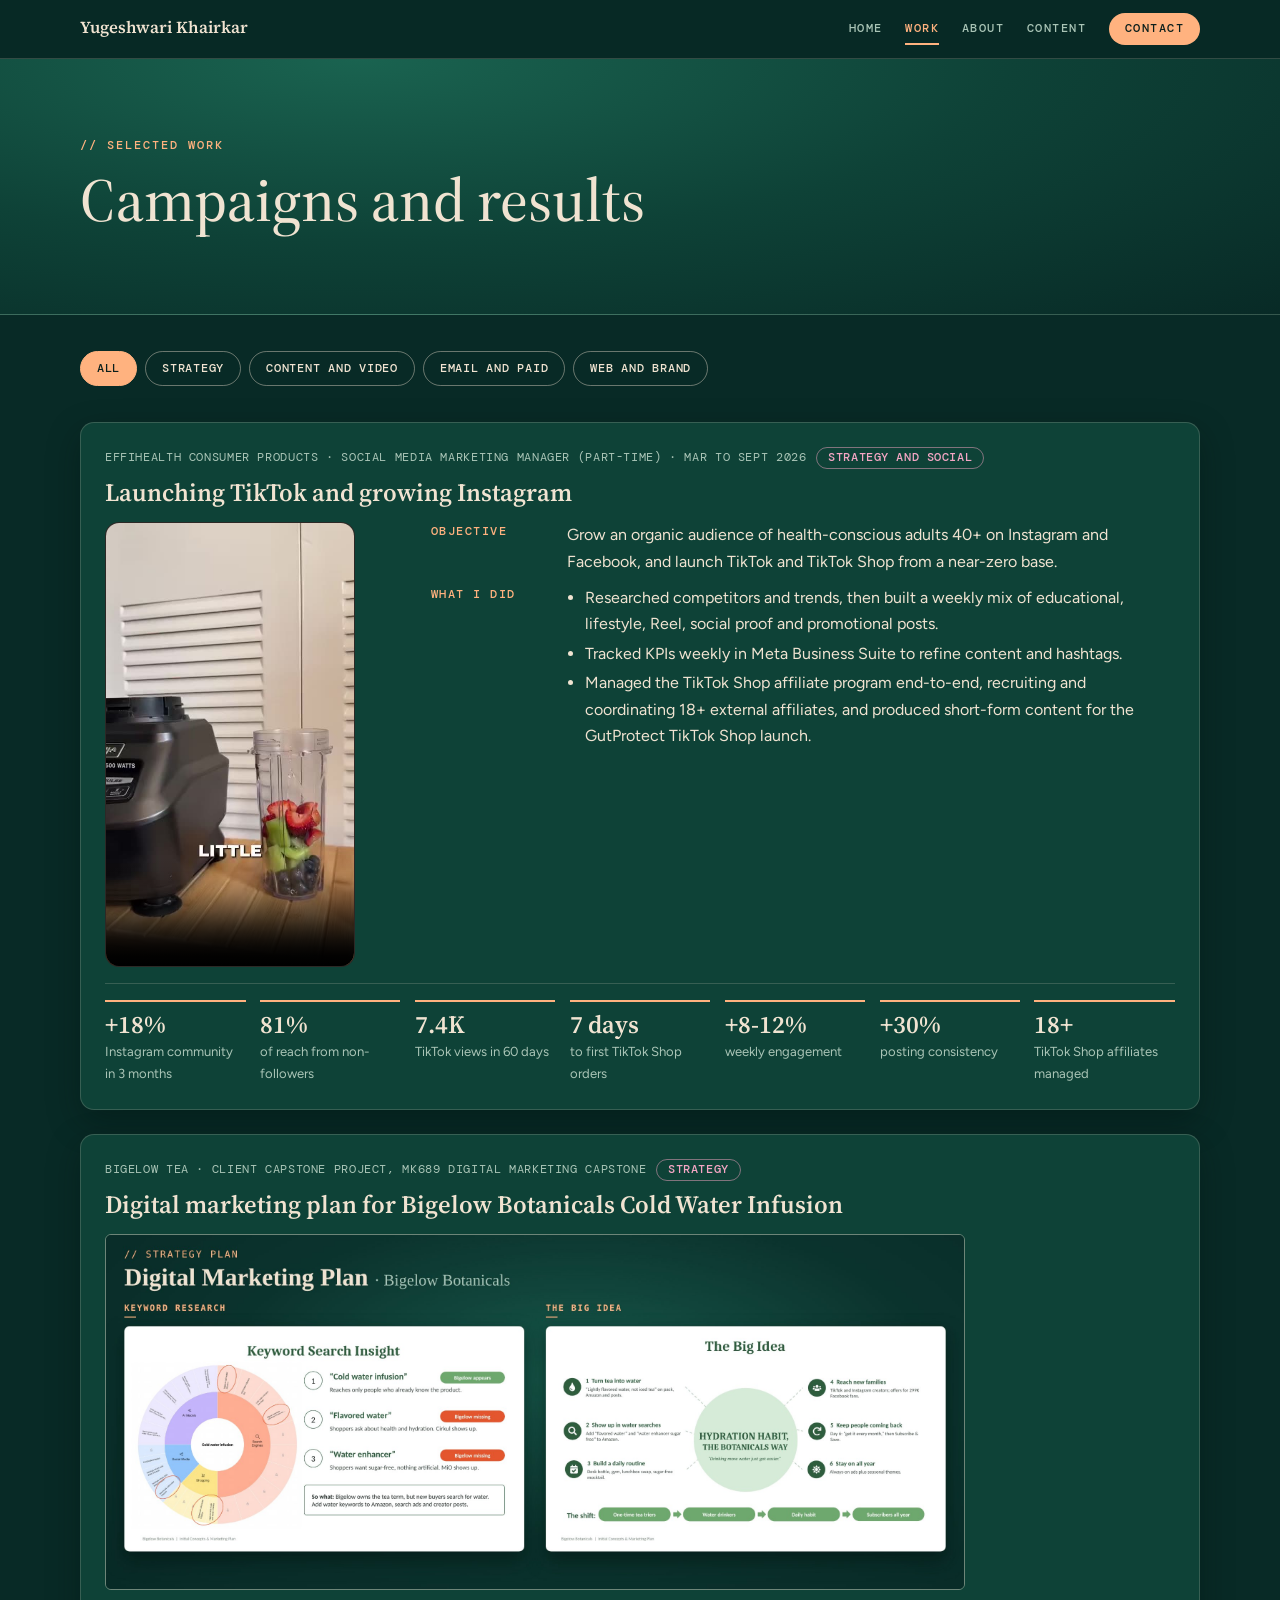
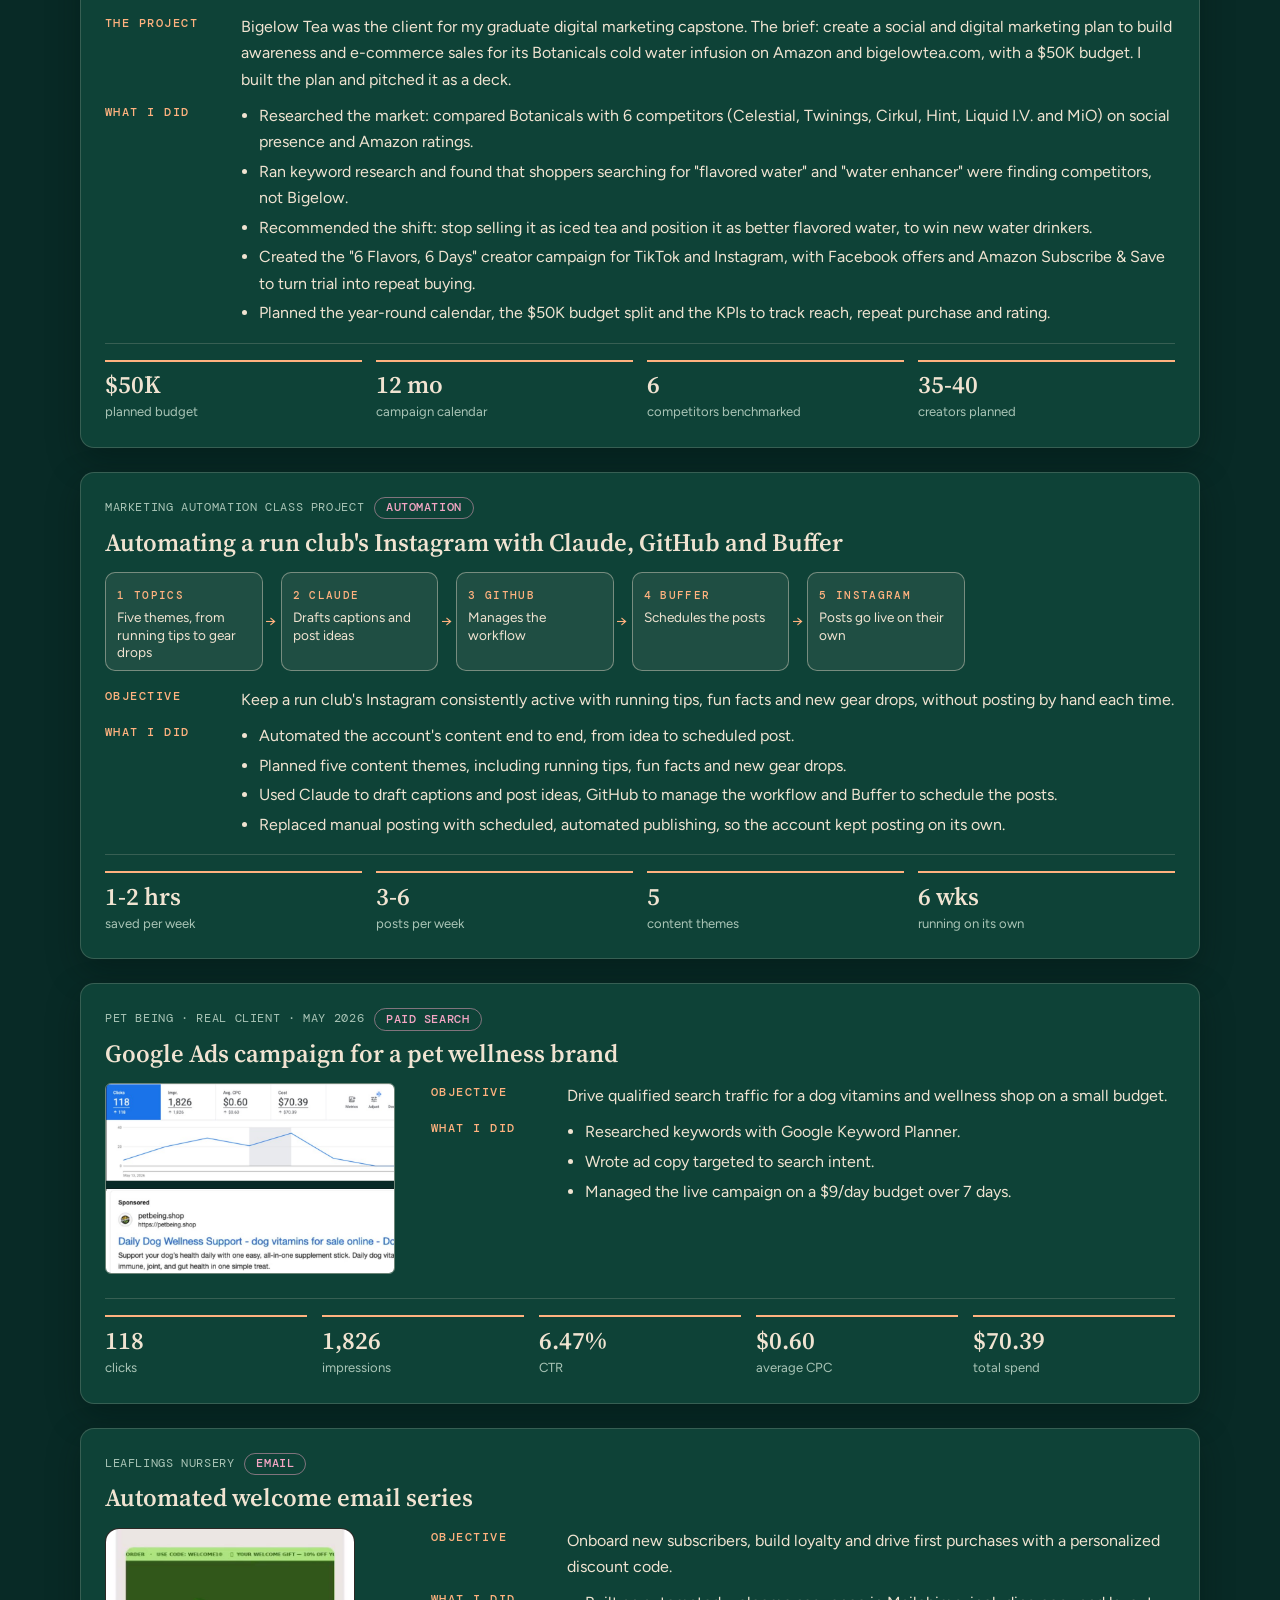
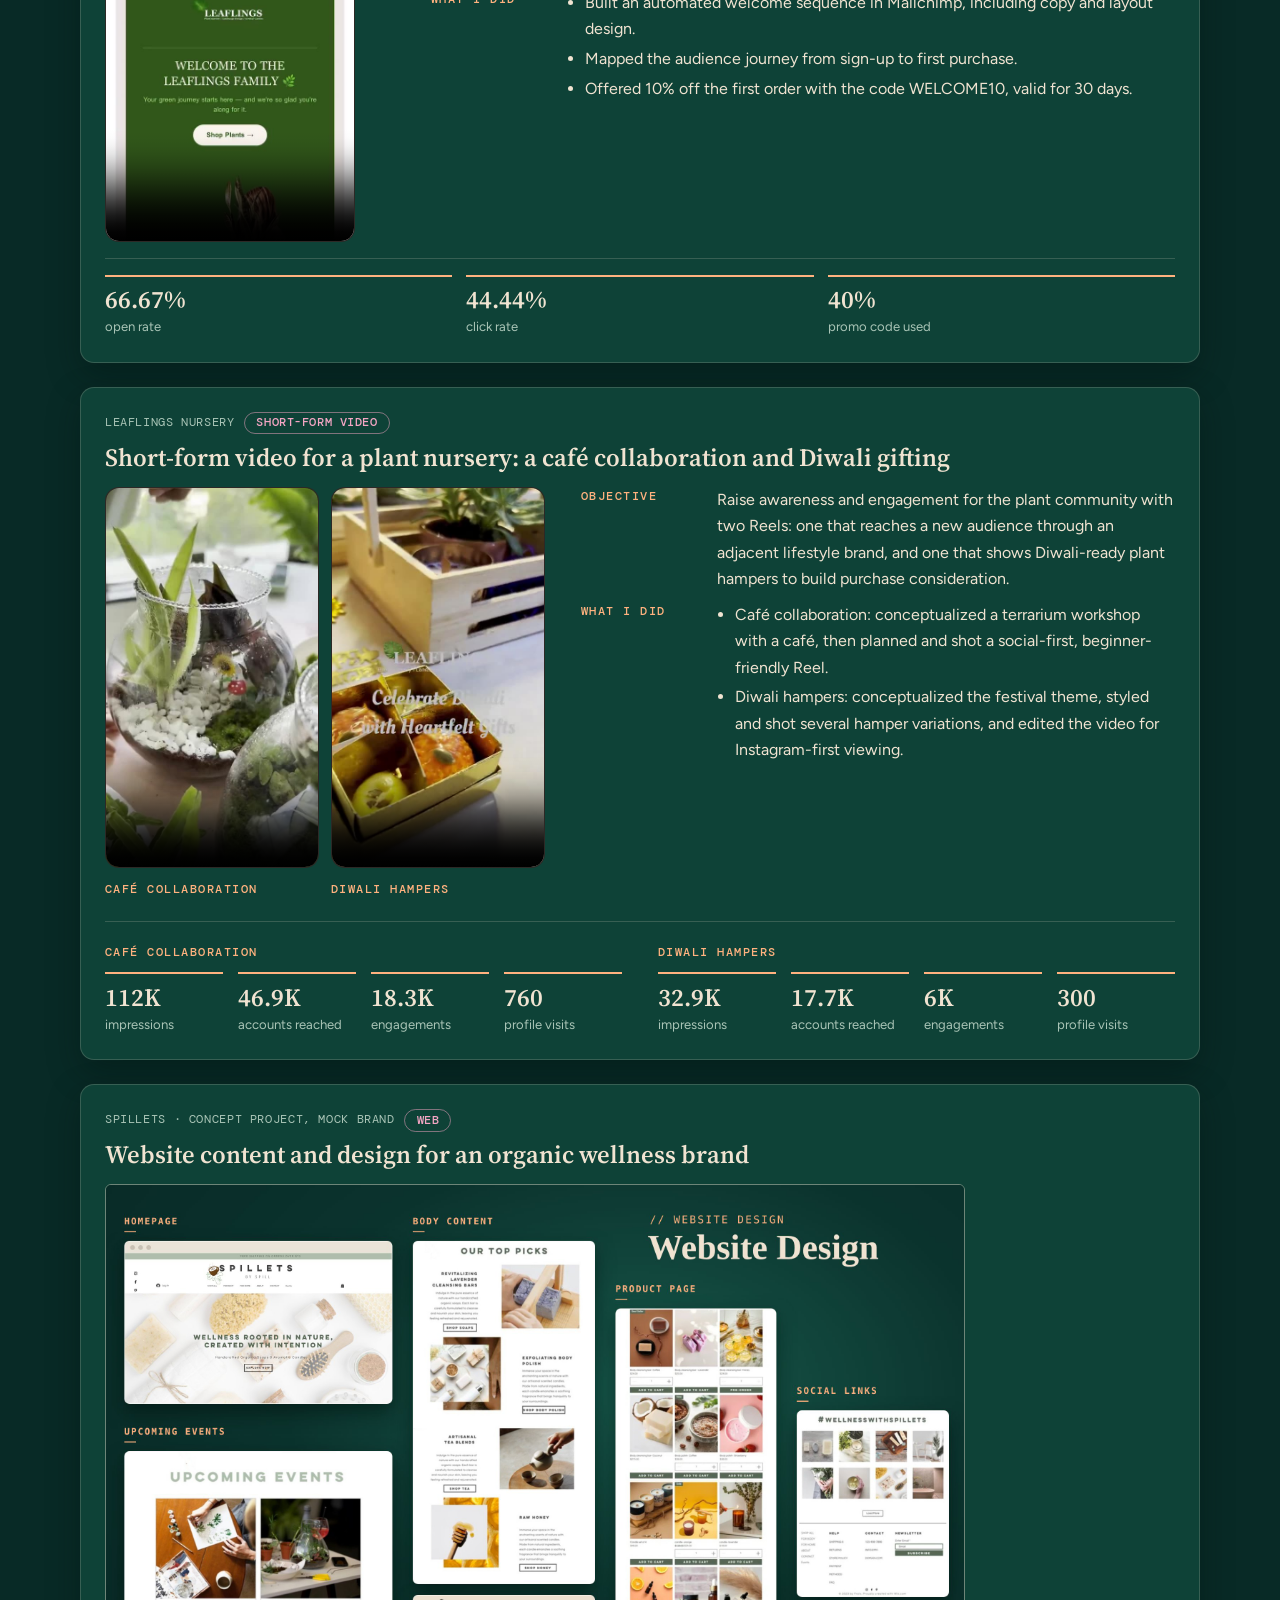
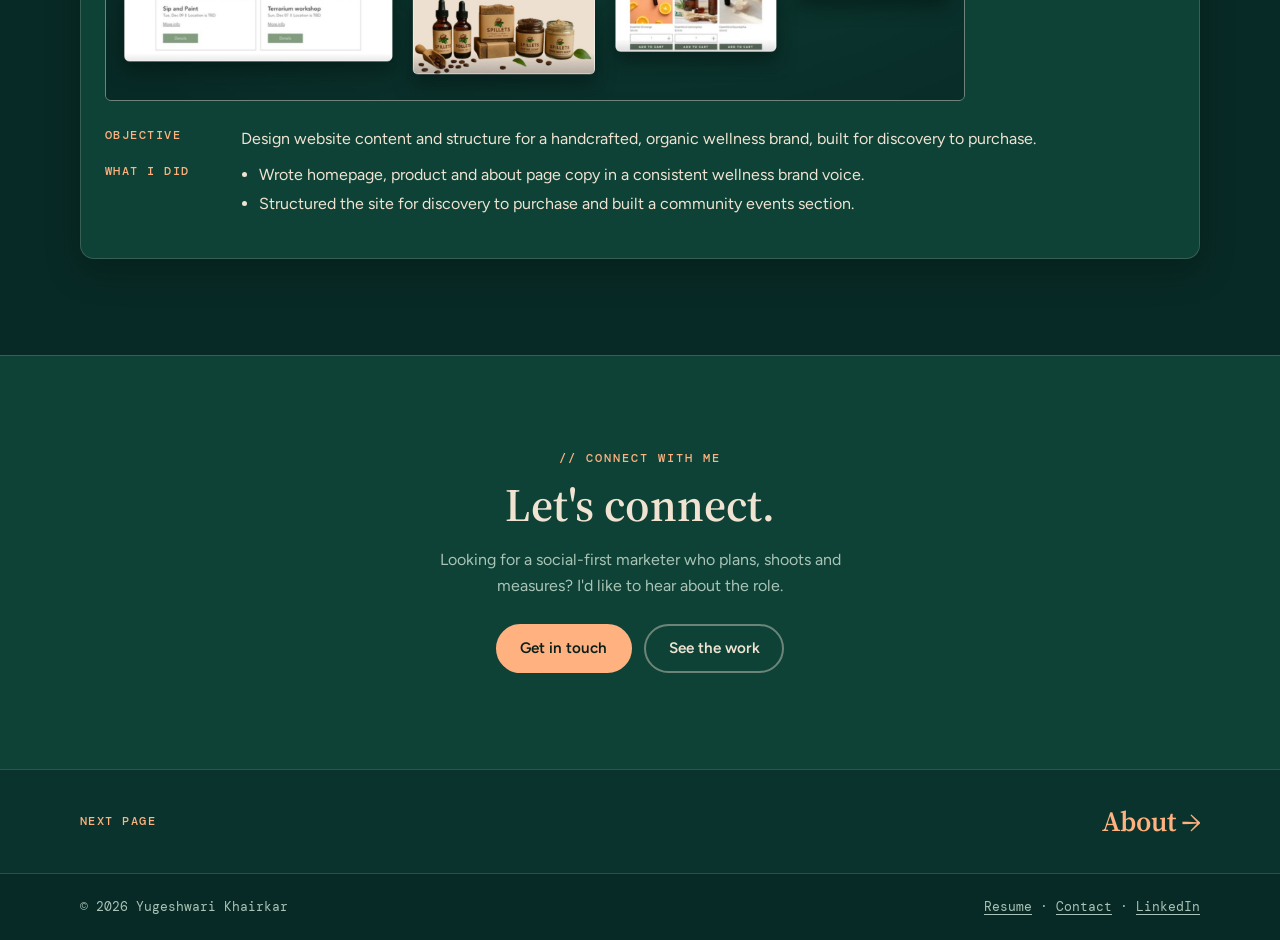
<file: work 2.html>
<!doctype html>
<html lang="en"><head><meta charset="utf-8"><meta name="viewport" content="width=device-width, initial-scale=1, viewport-fit=cover">
<title>Work | Yugeshwari Khairkar</title>
<meta name="claude:viewport-fit-sides" content="cover">
<meta name="description" content="Case studies with results: Google Ads, TikTok and Instagram growth, email, short-form video, brand and web design.">
<meta property="og:type" content="website">
<meta property="og:site_name" content="Yugeshwari Khairkar">
<meta property="og:title" content="Work | Yugeshwari Khairkar">
<meta property="og:description" content="Case studies with results: Google Ads, TikTok and Instagram growth, email, short-form video, brand and web design.">
<meta property="og:url" content="https://yuga-khairkar-shu.github.io/yugeshwari-portfolio/work.html">
<meta property="og:image" content="https://yuga-khairkar-shu.github.io/yugeshwari-portfolio/social-preview.jpg">
<meta property="og:image:width" content="1200">
<meta property="og:image:height" content="630">
<meta name="twitter:card" content="summary_large_image">
<meta name="twitter:title" content="Work | Yugeshwari Khairkar">
<meta name="twitter:description" content="Case studies with results: Google Ads, TikTok and Instagram growth, email, short-form video, brand and web design.">
<meta name="twitter:image" content="https://yuga-khairkar-shu.github.io/yugeshwari-portfolio/social-preview.jpg">
<link rel="icon" href="data:image/svg+xml,%3Csvg xmlns=%27http://www.w3.org/2000/svg%27 viewBox=%270 0 32 32%27%3E%3Crect width=%2732%27 height=%2732%27 rx=%278%27 fill=%27%23082a26%27/%3E%3Ccircle cx=%2716%27 cy=%2716%27 r=%279%27 fill=%27%23F25A1E%27/%3E%3C/svg%3E">
<link rel="stylesheet" href="https://fonts.googleapis.com/css2?family=DM+Mono:wght@400;500&family=Figtree:wght@400;500;600;700&family=Source+Serif+4:ital,opsz,wght@0,8..60,400;0,8..60,600;0,8..60,700;1,8..60,500&display=swap">
<link rel="stylesheet" href="styles.css">
</head><body>
<a class="skip" href="#main">Skip to content</a>
<header class="band top"><div class="wrap"><a class="brand" href="index.html">Yugeshwari Khairkar</a><nav class="nav" aria-label="Main"><a href="index.html">Home</a><a href="work.html" aria-current="page">Work</a><a href="about.html">About</a><a href="content.html">Content</a><a href="contact.html" class="navbtn">Contact</a></nav></div></header>
<main id="main">
<section class="band page-head"><div class="wrap"><div class="eyebrow">// Selected work</div><h1>Campaigns and results</h1></div></section>
<section class="band" style="padding-top:var(--s-4)"><div class="wrap">
  <div class="sec-head"><div class="filters" role="group" aria-label="Filter work">
    <button type="button" data-f="all" aria-pressed="true">All</button>
    <button type="button" data-f="strategy" aria-pressed="false">Strategy</button>
    <button type="button" data-f="video" aria-pressed="false">Content and video</button>
    <button type="button" data-f="email" aria-pressed="false">Email and paid</button>
    <button type="button" data-f="web" aria-pressed="false">Web and brand</button>
  </div></div>
  <div class="cases"><article class="card case" data-tags="strategy social analytics"><div class="casehead"><div class="meta">EffiHealth Consumer Products &middot; Social Media Marketing Manager (part-time) &middot; Mar to Sept 2026<span class="tag">Strategy and social</span></div><h3>Launching TikTok and growing Instagram</h3></div><div class="casemedia"><video controls playsinline preload="metadata" poster="videos/effihealth-video-1-poster.jpg" aria-label="EffiHealth Cardio Defender smoothie recipe video"><source src="videos/effihealth-video-1.mp4" type="video/mp4"></video></div><div class="casetext"><dl><dt>Objective</dt><dd>Grow an organic audience of health-conscious adults 40+ on Instagram and Facebook, and launch TikTok and TikTok Shop from a near-zero base.</dd><dt>What I did</dt><dd><ul><li>Researched competitors and trends, then built a weekly mix of educational, lifestyle, Reel, social proof and promotional posts.</li><li>Tracked KPIs weekly in Meta Business Suite to refine content and hashtags.</li><li>Managed the TikTok Shop affiliate program end-to-end, recruiting and coordinating 18+ external affiliates, and produced short-form content for the GutProtect TikTok Shop launch.</li></ul></dd></dl></div><div class="stats"><div class="stat"><b>+18%</b><span>Instagram community in 3 months</span></div><div class="stat"><b>81%</b><span>of reach from non-followers</span></div><div class="stat"><b>7.4K</b><span>TikTok views in 60 days</span></div><div class="stat"><b>7 days</b><span>to first TikTok Shop orders</span></div><div class="stat"><b>+8-12%</b><span>weekly engagement</span></div><div class="stat"><b>+30%</b><span>posting consistency</span></div><div class="stat"><b>18+</b><span>TikTok Shop affiliates managed</span></div></div></article>
<article class="card case is-wide" data-tags="strategy"><div class="casehead"><div class="meta">Bigelow Tea &middot; Client capstone project, MK689 Digital Marketing Capstone<span class="tag">Strategy</span></div><h3>Digital marketing plan for Bigelow Botanicals Cold Water Infusion</h3></div><div class="casemedia"><img src="images/bigelow-plan.jpg" alt="Two slides from the Bigelow Botanicals plan: keyword research and the big idea" width="1600" height="660" loading="lazy" style="width:100%;height:auto;border-radius:var(--r-sm,10px);border:1px solid var(--line-strong)"></div><div class="casetext"><dl><dt>The project</dt><dd>Bigelow Tea was the client for my graduate digital marketing capstone. The brief: create a social and digital marketing plan to build awareness and e-commerce sales for its Botanicals cold water infusion on Amazon and bigelowtea.com, with a $50K budget. I built the plan and pitched it as a deck.</dd><dt>What I did</dt><dd><ul><li>Researched the market: compared Botanicals with 6 competitors (Celestial, Twinings, Cirkul, Hint, Liquid I.V. and MiO) on social presence and Amazon ratings.</li><li>Ran keyword research and found that shoppers searching for "flavored water" and "water enhancer" were finding competitors, not Bigelow.</li><li>Recommended the shift: stop selling it as iced tea and position it as better flavored water, to win new water drinkers.</li><li>Created the "6 Flavors, 6 Days" creator campaign for TikTok and Instagram, with Facebook offers and Amazon Subscribe & Save to turn trial into repeat buying.</li><li>Planned the year-round calendar, the $50K budget split and the KPIs to track reach, repeat purchase and rating.</li></ul></dd></dl></div><div class="stats"><div class="stat"><b>$50K</b><span>planned budget</span></div><div class="stat"><b>12 mo</b><span>campaign calendar</span></div><div class="stat"><b>6</b><span>competitors benchmarked</span></div><div class="stat"><b>35-40</b><span>creators planned</span></div></div></article>
<article class="card case is-wide is-flow" data-tags="strategy social"><div class="casehead"><div class="meta">Marketing Automation class project<span class="tag">Automation</span></div><h3>Automating a run club's Instagram with Claude, GitHub and Buffer</h3></div><div class="casemedia"><div class="flow"><div class="fstep"><span>1 Topics</span><div>Five themes, from running tips to gear drops</div></div><div class="fstep"><span>2 Claude</span><div>Drafts captions and post ideas</div></div><div class="fstep"><span>3 GitHub</span><div>Manages the workflow</div></div><div class="fstep"><span>4 Buffer</span><div>Schedules the posts</div></div><div class="fstep"><span>5 Instagram</span><div>Posts go live on their own</div></div></div></div><div class="casetext"><dl><dt>Objective</dt><dd>Keep a run club's Instagram consistently active with running tips, fun facts and new gear drops, without posting by hand each time.</dd><dt>What I did</dt><dd><ul><li>Automated the account's content end to end, from idea to scheduled post.</li><li>Planned five content themes, including running tips, fun facts and new gear drops.</li><li>Used Claude to draft captions and post ideas, GitHub to manage the workflow and Buffer to schedule the posts.</li><li>Replaced manual posting with scheduled, automated publishing, so the account kept posting on its own.</li></ul></dd></dl></div><div class="stats"><div class="stat"><b>1-2 hrs</b><span>saved per week</span></div><div class="stat"><b>3-6</b><span>posts per week</span></div><div class="stat"><b>5</b><span>content themes</span></div><div class="stat"><b>6 wks</b><span>running on its own</span></div></div></article>
<article class="card case" data-tags="email analytics"><div class="casehead"><div class="meta">Pet Being &middot; Real client &middot; May 2026<span class="tag">Paid search</span></div><h3>Google Ads campaign for a pet wellness brand</h3></div><div class="casemedia"><img src="images/google-ads-results.jpg" alt="Google Ads report showing 118 clicks, 1,826 impressions, $0.60 average CPC and $70.39 cost, with the Pet Being search ad" width="868" height="568" loading="lazy" style="width:100%;height:auto;border-radius:var(--r-sm,10px);border:1px solid var(--line-strong)"></div><div class="casetext"><dl><dt>Objective</dt><dd>Drive qualified search traffic for a dog vitamins and wellness shop on a small budget.</dd><dt>What I did</dt><dd><ul><li>Researched keywords with Google Keyword Planner.</li><li>Wrote ad copy targeted to search intent.</li><li>Managed the live campaign on a $9/day budget over 7 days.</li></ul></dd></dl></div><div class="stats"><div class="stat"><b>118</b><span>clicks</span></div><div class="stat"><b>1,826</b><span>impressions</span></div><div class="stat"><b>6.47%</b><span>CTR</span></div><div class="stat"><b>$0.60</b><span>average CPC</span></div><div class="stat"><b>$70.39</b><span>total spend</span></div></div></article>
<article class="card case" data-tags="email analytics"><div class="casehead"><div class="meta">Leaflings Nursery<span class="tag">Email</span></div><h3>Automated welcome email series</h3></div><div class="casemedia"><video controls playsinline preload="metadata" poster="videos/leaflings-video-email-poster.jpg" aria-label="Screen recording scrolling through the Leaflings welcome email" style="aspect-ratio:884/1110"><source src="videos/leaflings-video-email.mp4" type="video/mp4"></video></div><div class="casetext"><dl><dt>Objective</dt><dd>Onboard new subscribers, build loyalty and drive first purchases with a personalized discount code.</dd><dt>What I did</dt><dd><ul><li>Built an automated welcome sequence in Mailchimp, including copy and layout design.</li><li>Mapped the audience journey from sign-up to first purchase.</li><li>Offered 10% off the first order with the code WELCOME10, valid for 30 days.</li></ul></dd></dl></div><div class="stats"><div class="stat"><b>66.67%</b><span>open rate</span></div><div class="stat"><b>44.44%</b><span>click rate</span></div><div class="stat"><b>40%</b><span>promo code used</span></div></div></article>
<article class="card case is-vid2" data-tags="video social"><div class="casehead"><div class="meta">Leaflings Nursery<span class="tag">Short-form video</span></div><h3>Short-form video for a plant nursery: a caf&eacute; collaboration and Diwali gifting</h3></div><div class="casemedia"><div class="vpair"><div class="vcol"><video controls playsinline preload="metadata" poster="videos/leaflings-video-java-collab-poster.jpg" aria-label="Leaflings and Java The Coffee Club terrarium workshop reel"><source src="videos/leaflings-video-java-collab.mp4" type="video/mp4"></video><div class="vname">Caf&eacute; collaboration</div></div><div class="vcol"><video controls playsinline preload="metadata" poster="videos/leaflings-video-diwali-poster.jpg" aria-label="Leaflings Diwali plant hamper gifting reel"><source src="videos/leaflings-video-diwali.mp4" type="video/mp4"></video><div class="vname">Diwali hampers</div></div></div></div><div class="casetext"><dl><dt>Objective</dt><dd>Raise awareness and engagement for the plant community with two Reels: one that reaches a new audience through an adjacent lifestyle brand, and one that shows Diwali-ready plant hampers to build purchase consideration.</dd><dt>What I did</dt><dd><ul><li>Caf&eacute; collaboration: conceptualized a terrarium workshop with a caf&eacute;, then planned and shot a social-first, beginner-friendly Reel.</li><li>Diwali hampers: conceptualized the festival theme, styled and shot several hamper variations, and edited the video for Instagram-first viewing.</li></ul></dd></dl></div><div class="statgroups"><div class="sgroup"><span class="sglabel">Caf&eacute; collaboration</span><div class="stats"><div class="stat"><b>112K</b><span>impressions</span></div><div class="stat"><b>46.9K</b><span>accounts reached</span></div><div class="stat"><b>18.3K</b><span>engagements</span></div><div class="stat"><b>760</b><span>profile visits</span></div></div></div><div class="sgroup"><span class="sglabel">Diwali hampers</span><div class="stats"><div class="stat"><b>32.9K</b><span>impressions</span></div><div class="stat"><b>17.7K</b><span>accounts reached</span></div><div class="stat"><b>6K</b><span>engagements</span></div><div class="stat"><b>300</b><span>profile visits</span></div></div></div></div></article>
<article class="card case is-wide" data-tags="web"><div class="casehead"><div class="meta">Spillets &middot; Concept project, mock brand<span class="tag">Web</span></div><h3>Website content and design for an organic wellness brand</h3></div><div class="casemedia"><img src="images/spillets-slide.jpg" alt="Spillets website design: homepage, body content, product page, upcoming events and social links" width="1600" height="960" loading="lazy" style="width:100%;height:auto;border-radius:var(--r-sm,10px);border:1px solid var(--line-strong)"></div><div class="casetext"><dl><dt>Objective</dt><dd>Design website content and structure for a handcrafted, organic wellness brand, built for discovery to purchase.</dd><dt>What I did</dt><dd><ul><li>Wrote homepage, product and about page copy in a consistent wellness brand voice.</li><li>Structured the site for discovery to purchase and built a community events section.</li></ul></dd></dl></div></article></div>
</div></section>

<section class="band closer"><div class="wrap"><div class="eyebrow">// Connect with me</div><h2>Let's connect.</h2><p>Looking for a social-first marketer who plans, shoots and measures? I'd like to hear about the role.</p><div class="cta"><a class="btn" href="contact.html">Get in touch</a><a class="btn ghost" href="work.html">See the work</a></div></div></section>
</main>
<a class="band nextpage" href="about.html"><span class="wrap"><span class="label">Next page</span><span class="nx">About <span aria-hidden="true">&rarr;</span></span></span></a><footer class="band"><div class="wrap"><span>&copy; 2026 Yugeshwari Khairkar</span><span><a href="Yugeshwari-Khairkar-Resume.pdf" download>Resume</a> &middot; <a href="contact.html">Contact</a> &middot; <a href="https://www.linkedin.com/in/yugeshwarikhairkar" target="_blank" rel="noopener">LinkedIn</a></span></div></footer>
<script src="site.js"></script>
</body></html>
</file>
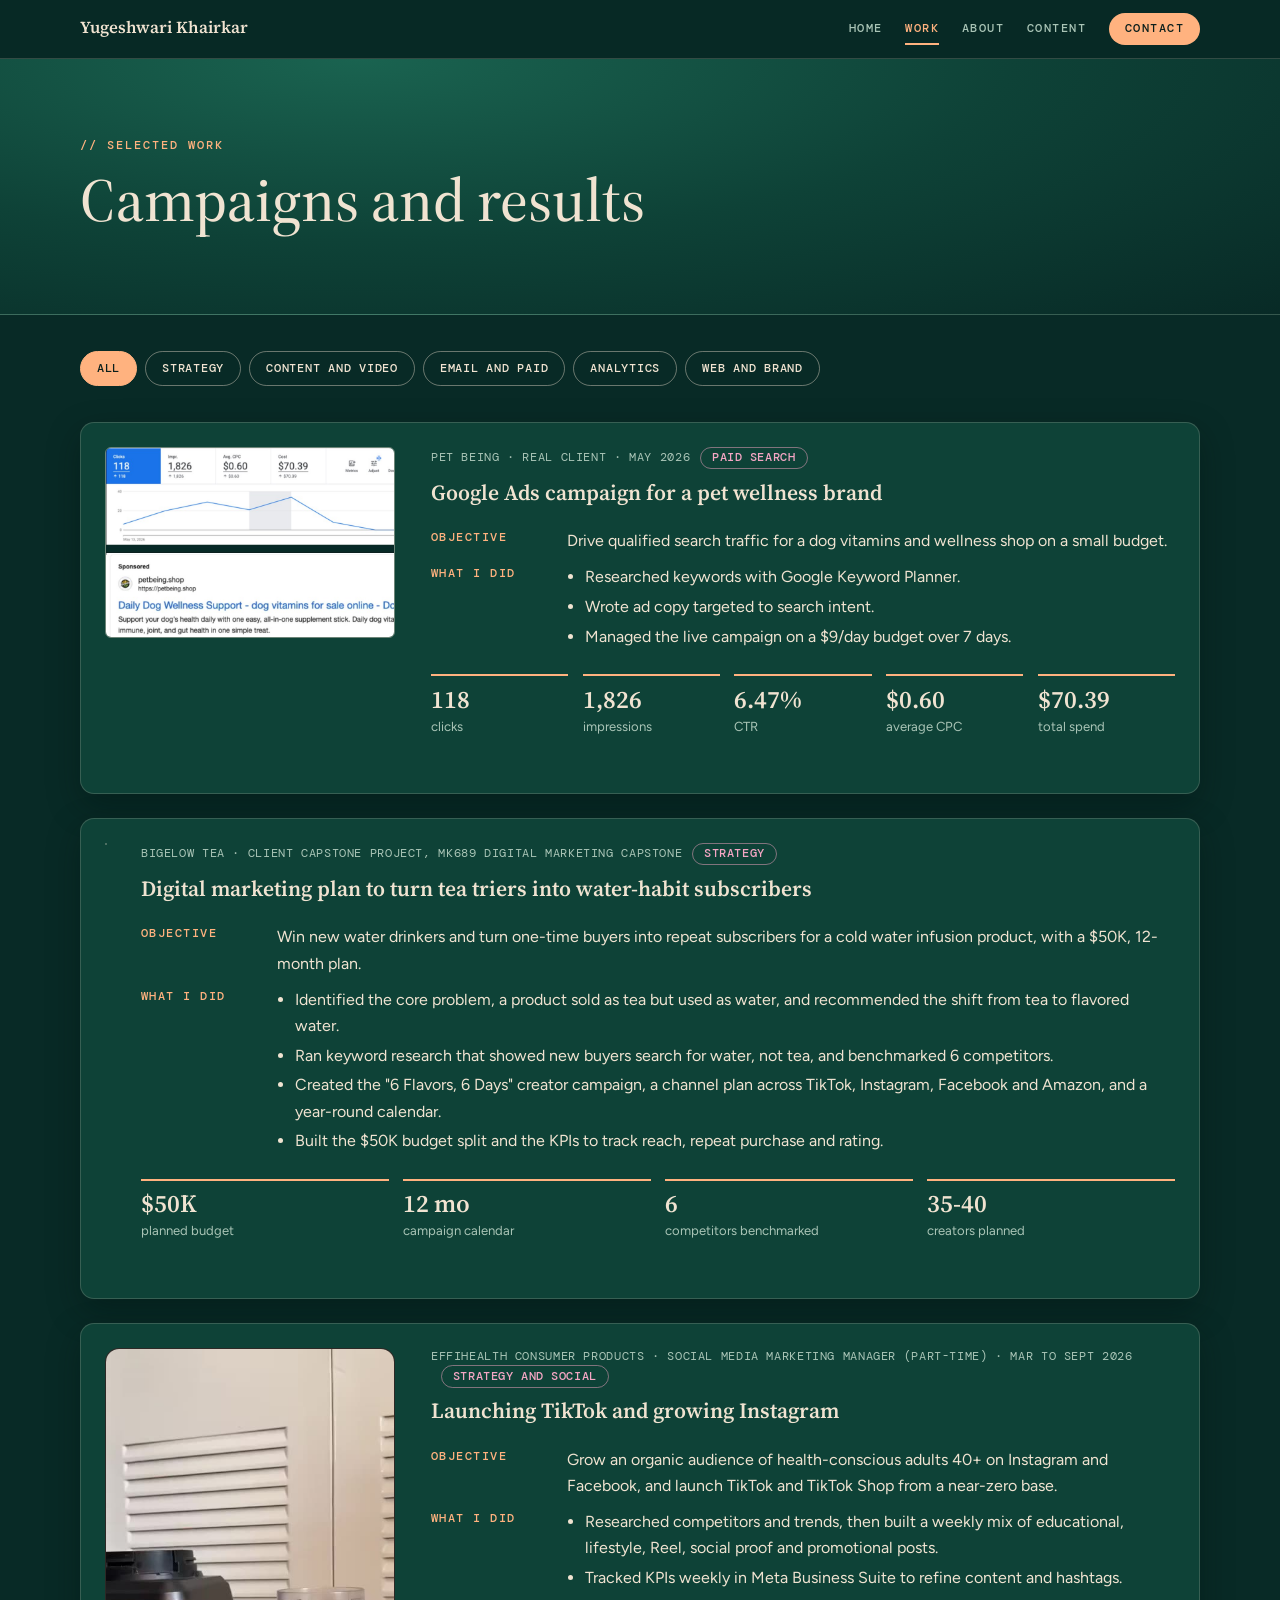
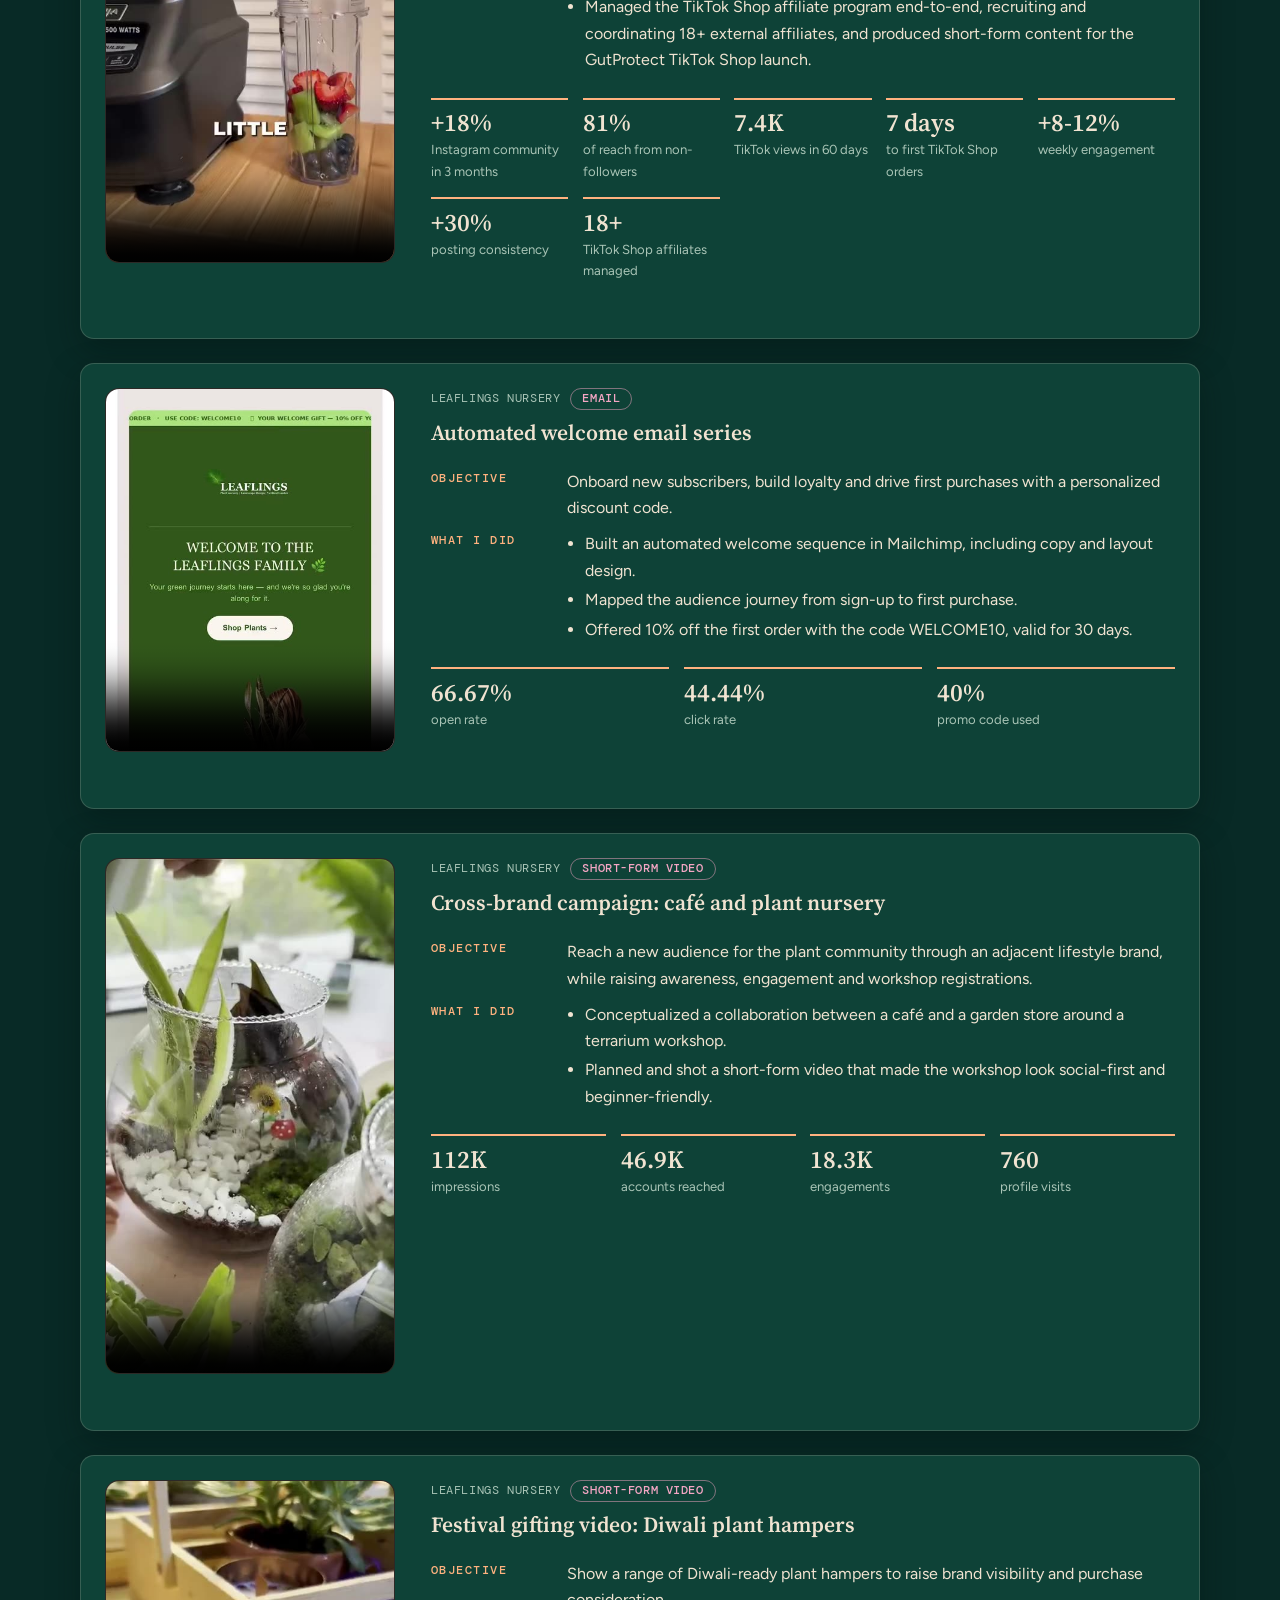
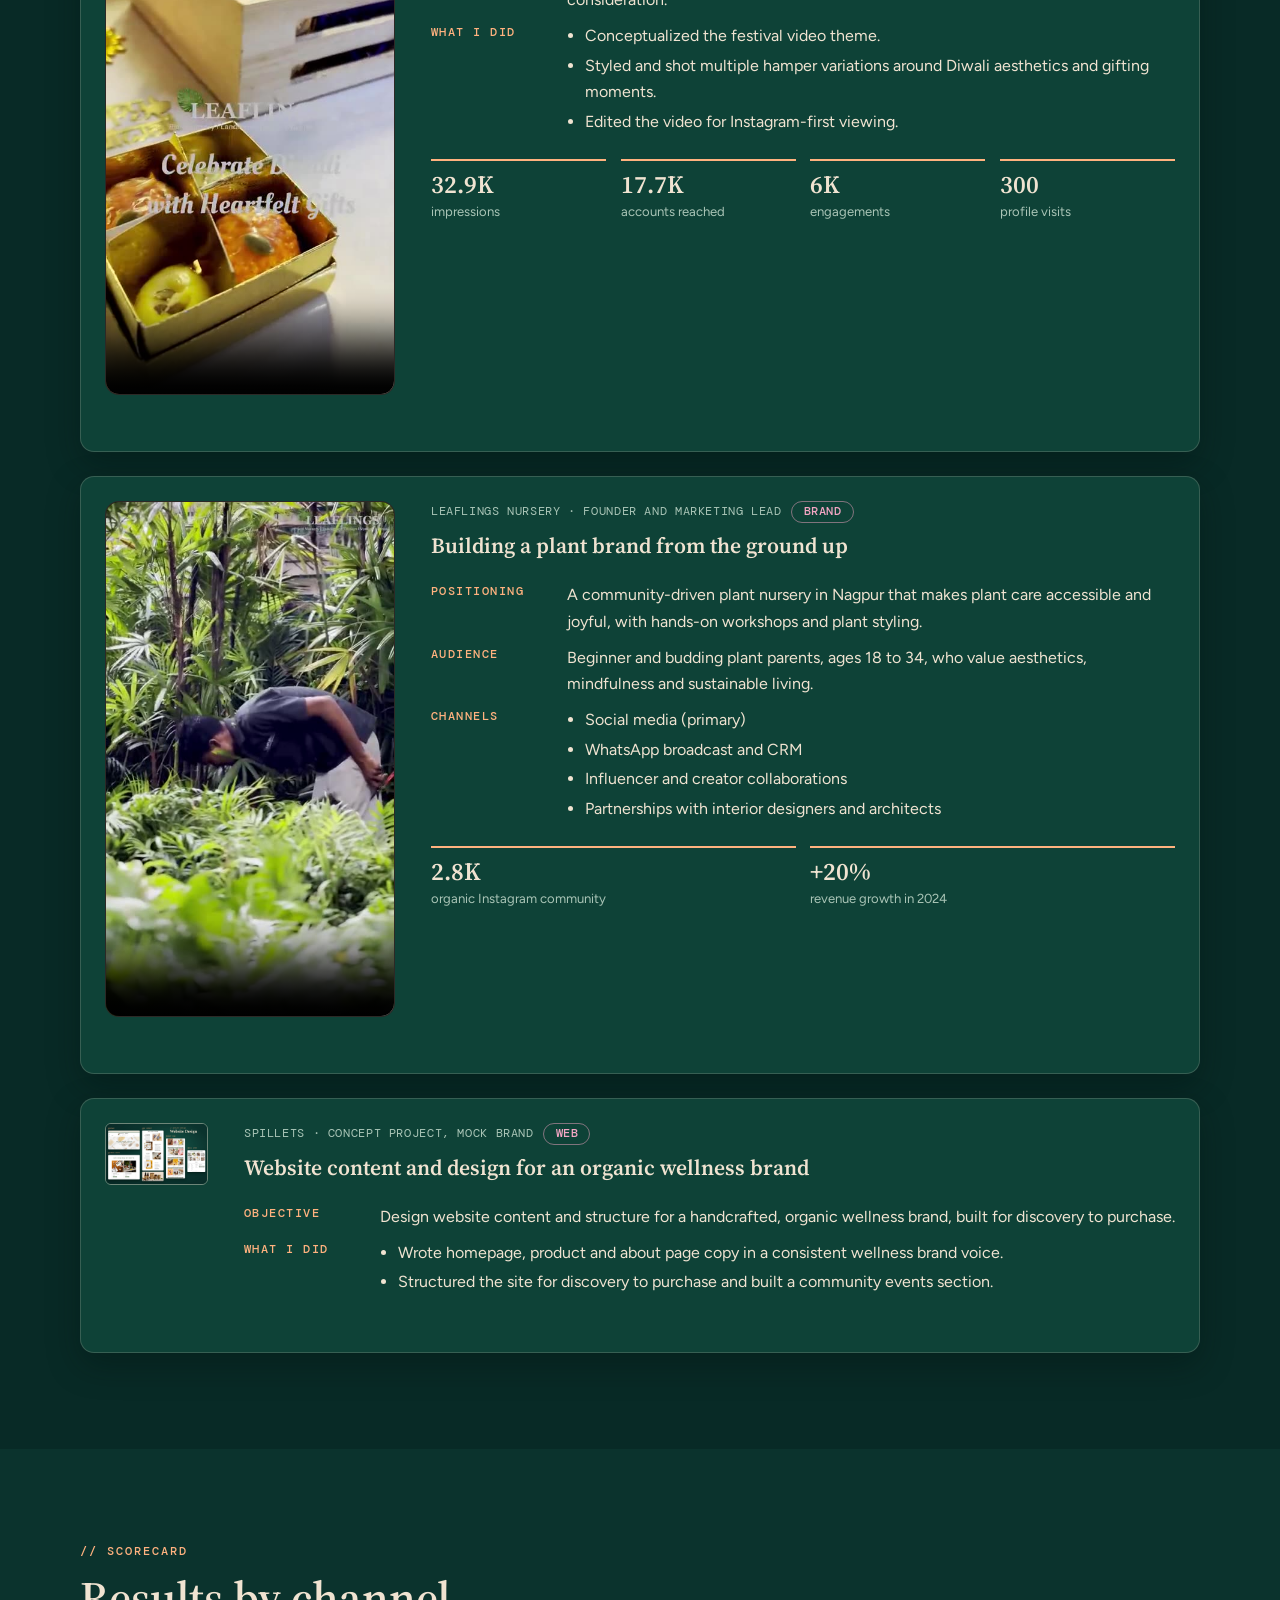
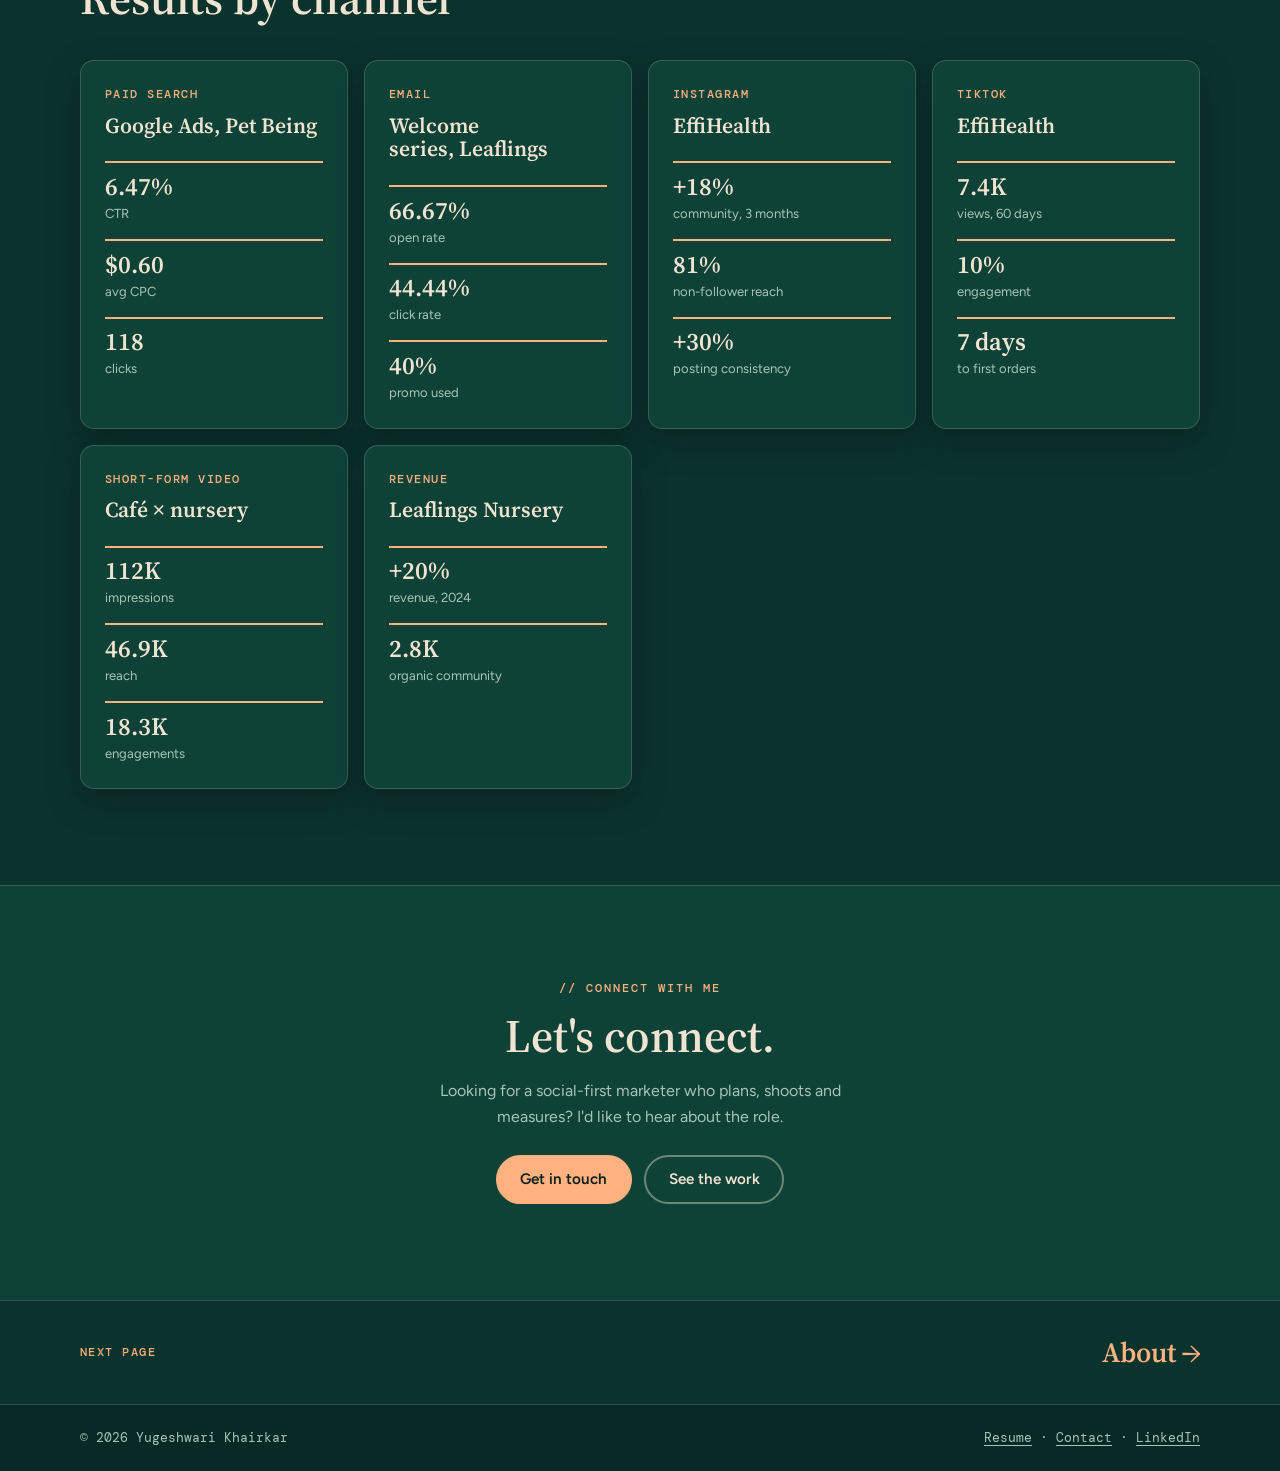
<file: work-2.html>
<!doctype html>
<html lang="en"><head><meta charset="utf-8"><meta name="viewport" content="width=device-width, initial-scale=1, viewport-fit=cover">
<title>Work | Yugeshwari Khairkar</title>
<meta name="claude:viewport-fit-sides" content="cover">
<meta name="description" content="Case studies with results: Google Ads, TikTok and Instagram growth, email, short-form video, brand and web design.">
<meta property="og:type" content="website">
<meta property="og:site_name" content="Yugeshwari Khairkar">
<meta property="og:title" content="Work | Yugeshwari Khairkar">
<meta property="og:description" content="Case studies with results: Google Ads, TikTok and Instagram growth, email, short-form video, brand and web design.">
<meta property="og:url" content="https://yuga-khairkar-shu.github.io/yugeshwari-portfolio/work.html">
<meta property="og:image" content="https://yuga-khairkar-shu.github.io/yugeshwari-portfolio/social-preview.jpg">
<meta property="og:image:width" content="1200">
<meta property="og:image:height" content="630">
<meta name="twitter:card" content="summary_large_image">
<meta name="twitter:title" content="Work | Yugeshwari Khairkar">
<meta name="twitter:description" content="Case studies with results: Google Ads, TikTok and Instagram growth, email, short-form video, brand and web design.">
<meta name="twitter:image" content="https://yuga-khairkar-shu.github.io/yugeshwari-portfolio/social-preview.jpg">
<link rel="icon" href="data:image/svg+xml,%3Csvg xmlns=%27http://www.w3.org/2000/svg%27 viewBox=%270 0 32 32%27%3E%3Crect width=%2732%27 height=%2732%27 rx=%278%27 fill=%27%23082a26%27/%3E%3Ccircle cx=%2716%27 cy=%2716%27 r=%279%27 fill=%27%23F25A1E%27/%3E%3C/svg%3E">
<link rel="stylesheet" href="https://fonts.googleapis.com/css2?family=DM+Mono:wght@400;500&family=Figtree:wght@400;500;600;700&family=Source+Serif+4:ital,opsz,wght@0,8..60,400;0,8..60,600;0,8..60,700;1,8..60,500&display=swap">
<link rel="stylesheet" href="styles.css">
</head><body>
<a class="skip" href="#main">Skip to content</a>
<header class="band top"><div class="wrap"><a class="brand" href="index.html">Yugeshwari Khairkar</a><nav class="nav" aria-label="Main"><a href="index.html">Home</a><a href="work.html" aria-current="page">Work</a><a href="about.html">About</a><a href="content.html">Content</a><a href="contact.html" class="navbtn">Contact</a></nav></div></header>
<main id="main">
<section class="band page-head"><div class="wrap"><div class="eyebrow">// Selected work</div><h1>Campaigns and results</h1></div></section>
<section class="band" style="padding-top:var(--s-4)"><div class="wrap">
  <div class="sec-head"><div class="filters" role="group" aria-label="Filter work">
    <button type="button" data-f="all" aria-pressed="true">All</button>
    <button type="button" data-f="strategy" aria-pressed="false">Strategy</button>
    <button type="button" data-f="video" aria-pressed="false">Content and video</button>
    <button type="button" data-f="email" aria-pressed="false">Email and paid</button>
    <button type="button" data-f="analytics" aria-pressed="false">Analytics</button>
    <button type="button" data-f="web" aria-pressed="false">Web and brand</button>
  </div></div>
  <div class="cases"><article class="card case" data-tags="email analytics"><img src="images/google-ads-results.jpg" alt="Google Ads report showing 118 clicks, 1,826 impressions, $0.60 average CPC and $70.39 cost, with the Pet Being search ad" width="868" height="568" loading="lazy" style="width:100%;height:auto;border-radius:var(--r-sm,10px);border:1px solid var(--line-strong)"><div><div class="meta">Pet Being &middot; Real client &middot; May 2026<span class="tag">Paid search</span></div><h3>Google Ads campaign for a pet wellness brand</h3><dl><dt>Objective</dt><dd>Drive qualified search traffic for a dog vitamins and wellness shop on a small budget.</dd><dt>What I did</dt><dd><ul><li>Researched keywords with Google Keyword Planner.</li><li>Wrote ad copy targeted to search intent.</li><li>Managed the live campaign on a $9/day budget over 7 days.</li></ul></dd></dl><div class="stats"><div class="stat"><b>118</b><span>clicks</span></div><div class="stat"><b>1,826</b><span>impressions</span></div><div class="stat"><b>6.47%</b><span>CTR</span></div><div class="stat"><b>$0.60</b><span>average CPC</span></div><div class="stat"><b>$70.39</b><span>total spend</span></div></div></div></article>
<article class="card case" style="grid-template-columns:minmax(0,1fr)" data-tags="strategy"><img src="images/bigelow-plan.jpg" alt="From the Bigelow Botanicals plan: the problem and the shift from tea to flavored water, keyword research, and the big idea" width="1600" height="1110" loading="lazy" style="width:100%;height:auto;border-radius:var(--r-sm,10px);border:1px solid var(--line-strong)"><div><div class="meta">Bigelow Tea &middot; Client capstone project, MK689 Digital Marketing Capstone<span class="tag">Strategy</span></div><h3>Digital marketing plan to turn tea triers into water-habit subscribers</h3><dl><dt>Objective</dt><dd>Win new water drinkers and turn one-time buyers into repeat subscribers for a cold water infusion product, with a $50K, 12-month plan.</dd><dt>What I did</dt><dd><ul><li>Identified the core problem, a product sold as tea but used as water, and recommended the shift from tea to flavored water.</li><li>Ran keyword research that showed new buyers search for water, not tea, and benchmarked 6 competitors.</li><li>Created the "6 Flavors, 6 Days" creator campaign, a channel plan across TikTok, Instagram, Facebook and Amazon, and a year-round calendar.</li><li>Built the $50K budget split and the KPIs to track reach, repeat purchase and rating.</li></ul></dd></dl><div class="stats"><div class="stat"><b>$50K</b><span>planned budget</span></div><div class="stat"><b>12 mo</b><span>campaign calendar</span></div><div class="stat"><b>6</b><span>competitors benchmarked</span></div><div class="stat"><b>35-40</b><span>creators planned</span></div></div></div></article>
<article class="card case" data-tags="strategy social analytics"><video controls playsinline preload="metadata" poster="videos/effihealth-video-1-poster.jpg" aria-label="EffiHealth Cardio Defender smoothie recipe video"><source src="videos/effihealth-video-1.mp4" type="video/mp4"></video><div><div class="meta">EffiHealth Consumer Products &middot; Social Media Marketing Manager (part-time) &middot; Mar to Sept 2026<span class="tag">Strategy and social</span></div><h3>Launching TikTok and growing Instagram</h3><dl><dt>Objective</dt><dd>Grow an organic audience of health-conscious adults 40+ on Instagram and Facebook, and launch TikTok and TikTok Shop from a near-zero base.</dd><dt>What I did</dt><dd><ul><li>Researched competitors and trends, then built a weekly mix of educational, lifestyle, Reel, social proof and promotional posts.</li><li>Tracked KPIs weekly in Meta Business Suite to refine content and hashtags.</li><li>Managed the TikTok Shop affiliate program end-to-end, recruiting and coordinating 18+ external affiliates, and produced short-form content for the GutProtect TikTok Shop launch.</li></ul></dd></dl><div class="stats"><div class="stat"><b>+18%</b><span>Instagram community in 3 months</span></div><div class="stat"><b>81%</b><span>of reach from non-followers</span></div><div class="stat"><b>7.4K</b><span>TikTok views in 60 days</span></div><div class="stat"><b>7 days</b><span>to first TikTok Shop orders</span></div><div class="stat"><b>+8-12%</b><span>weekly engagement</span></div><div class="stat"><b>+30%</b><span>posting consistency</span></div><div class="stat"><b>18+</b><span>TikTok Shop affiliates managed</span></div></div></div></article>
<article class="card case" data-tags="email analytics"><video controls playsinline preload="metadata" poster="videos/leaflings-video-email-poster.jpg" aria-label="Screen recording scrolling through the Leaflings welcome email" style="aspect-ratio:884/1110"><source src="videos/leaflings-video-email.mp4" type="video/mp4"></video><div><div class="meta">Leaflings Nursery<span class="tag">Email</span></div><h3>Automated welcome email series</h3><dl><dt>Objective</dt><dd>Onboard new subscribers, build loyalty and drive first purchases with a personalized discount code.</dd><dt>What I did</dt><dd><ul><li>Built an automated welcome sequence in Mailchimp, including copy and layout design.</li><li>Mapped the audience journey from sign-up to first purchase.</li><li>Offered 10% off the first order with the code WELCOME10, valid for 30 days.</li></ul></dd></dl><div class="stats"><div class="stat"><b>66.67%</b><span>open rate</span></div><div class="stat"><b>44.44%</b><span>click rate</span></div><div class="stat"><b>40%</b><span>promo code used</span></div></div></div></article>
<article class="card case" data-tags="video social"><video controls playsinline preload="metadata" poster="videos/leaflings-video-java-collab-poster.jpg" aria-label="Leaflings and Java The Coffee Club terrarium workshop reel"><source src="videos/leaflings-video-java-collab.mp4" type="video/mp4"></video><div><div class="meta">Leaflings Nursery<span class="tag">Short-form video</span></div><h3>Cross-brand campaign: caf&eacute; and plant nursery</h3><dl><dt>Objective</dt><dd>Reach a new audience for the plant community through an adjacent lifestyle brand, while raising awareness, engagement and workshop registrations.</dd><dt>What I did</dt><dd><ul><li>Conceptualized a collaboration between a caf&eacute; and a garden store around a terrarium workshop.</li><li>Planned and shot a short-form video that made the workshop look social-first and beginner-friendly.</li></ul></dd></dl><div class="stats"><div class="stat"><b>112K</b><span>impressions</span></div><div class="stat"><b>46.9K</b><span>accounts reached</span></div><div class="stat"><b>18.3K</b><span>engagements</span></div><div class="stat"><b>760</b><span>profile visits</span></div></div></div></article>
<article class="card case" data-tags="video social"><video controls playsinline preload="metadata" poster="videos/leaflings-video-diwali-poster.jpg" aria-label="Leaflings Diwali plant hamper gifting reel"><source src="videos/leaflings-video-diwali.mp4" type="video/mp4"></video><div><div class="meta">Leaflings Nursery<span class="tag">Short-form video</span></div><h3>Festival gifting video: Diwali plant hampers</h3><dl><dt>Objective</dt><dd>Show a range of Diwali-ready plant hampers to raise brand visibility and purchase consideration.</dd><dt>What I did</dt><dd><ul><li>Conceptualized the festival video theme.</li><li>Styled and shot multiple hamper variations around Diwali aesthetics and gifting moments.</li><li>Edited the video for Instagram-first viewing.</li></ul></dd></dl><div class="stats"><div class="stat"><b>32.9K</b><span>impressions</span></div><div class="stat"><b>17.7K</b><span>accounts reached</span></div><div class="stat"><b>6K</b><span>engagements</span></div><div class="stat"><b>300</b><span>profile visits</span></div></div></div></article>
<article class="card case" data-tags="web strategy"><video controls playsinline preload="metadata" poster="videos/leaflings-video-reel-poster.jpg" aria-label="A tour of the Leaflings nursery garden and its team at work"><source src="videos/leaflings-video-reel.mp4" type="video/mp4"></video><div><div class="meta">Leaflings Nursery &middot; Founder and marketing lead<span class="tag">Brand</span></div><h3>Building a plant brand from the ground up</h3><dl><dt>Positioning</dt><dd>A community-driven plant nursery in Nagpur that makes plant care accessible and joyful, with hands-on workshops and plant styling.</dd><dt>Audience</dt><dd>Beginner and budding plant parents, ages 18 to 34, who value aesthetics, mindfulness and sustainable living.</dd><dt>Channels</dt><dd><ul><li>Social media (primary)</li><li>WhatsApp broadcast and CRM</li><li>Influencer and creator collaborations</li><li>Partnerships with interior designers and architects</li></ul></dd></dl><div class="stats"><div class="stat"><b>2.8K</b><span>organic Instagram community</span></div><div class="stat"><b>+20%</b><span>revenue growth in 2024</span></div></div></div></article>
<article class="card case" style="grid-template-columns:minmax(0,1fr)" data-tags="web"><img src="images/spillets-slide.jpg" alt="Spillets website design: homepage, body content, product page, upcoming events and social links" width="1600" height="960" loading="lazy" style="width:100%;height:auto;border-radius:var(--r-sm,10px);border:1px solid var(--line-strong)"><div><div class="meta">Spillets &middot; Concept project, mock brand<span class="tag">Web</span></div><h3>Website content and design for an organic wellness brand</h3><dl><dt>Objective</dt><dd>Design website content and structure for a handcrafted, organic wellness brand, built for discovery to purchase.</dd><dt>What I did</dt><dd><ul><li>Wrote homepage, product and about page copy in a consistent wellness brand voice.</li><li>Structured the site for discovery to purchase and built a community events section.</li></ul></dd></dl></div></article></div>
</div></section>

<section class="band alt"><div class="wrap">
  <div class="sec-head"><div class="eyebrow">// Scorecard</div><h2>Results by channel</h2></div>
  <div class="grid-3"><div class="card"><span class="label">Paid search</span><h3>Google Ads, Pet Being</h3><div class="stats"><div class="stat"><b>6.47%</b><span>CTR</span></div><div class="stat"><b>$0.60</b><span>avg CPC</span></div><div class="stat"><b>118</b><span>clicks</span></div></div></div><div class="card"><span class="label">Email</span><h3>Welcome series, Leaflings</h3><div class="stats"><div class="stat"><b>66.67%</b><span>open rate</span></div><div class="stat"><b>44.44%</b><span>click rate</span></div><div class="stat"><b>40%</b><span>promo used</span></div></div></div><div class="card"><span class="label">Instagram</span><h3>EffiHealth</h3><div class="stats"><div class="stat"><b>+18%</b><span>community, 3 months</span></div><div class="stat"><b>81%</b><span>non-follower reach</span></div><div class="stat"><b>+30%</b><span>posting consistency</span></div></div></div><div class="card"><span class="label">TikTok</span><h3>EffiHealth</h3><div class="stats"><div class="stat"><b>7.4K</b><span>views, 60 days</span></div><div class="stat"><b>10%</b><span>engagement</span></div><div class="stat"><b>7 days</b><span>to first orders</span></div></div></div><div class="card"><span class="label">Short-form video</span><h3>Caf&eacute; &times; nursery</h3><div class="stats"><div class="stat"><b>112K</b><span>impressions</span></div><div class="stat"><b>46.9K</b><span>reach</span></div><div class="stat"><b>18.3K</b><span>engagements</span></div></div></div><div class="card"><span class="label">Revenue</span><h3>Leaflings Nursery</h3><div class="stats"><div class="stat"><b>+20%</b><span>revenue, 2024</span></div><div class="stat"><b>2.8K</b><span>organic community</span></div></div></div></div>
</div></section>
<section class="band closer"><div class="wrap"><div class="eyebrow">// Connect with me</div><h2>Let's connect.</h2><p>Looking for a social-first marketer who plans, shoots and measures? I'd like to hear about the role.</p><div class="cta"><a class="btn" href="contact.html">Get in touch</a><a class="btn ghost" href="work.html">See the work</a></div></div></section>
</main>
<a class="band nextpage" href="about.html"><span class="wrap"><span class="label">Next page</span><span class="nx">About <span aria-hidden="true">&rarr;</span></span></span></a><footer class="band"><div class="wrap"><span>&copy; 2026 Yugeshwari Khairkar</span><span><a href="Yugeshwari-Khairkar-Resume.pdf" download>Resume</a> &middot; <a href="contact.html">Contact</a> &middot; <a href="https://www.linkedin.com/in/yugeshwarikhairkar" target="_blank" rel="noopener">LinkedIn</a></span></div></footer>
<script src="site.js"></script>
</body></html>
</file>
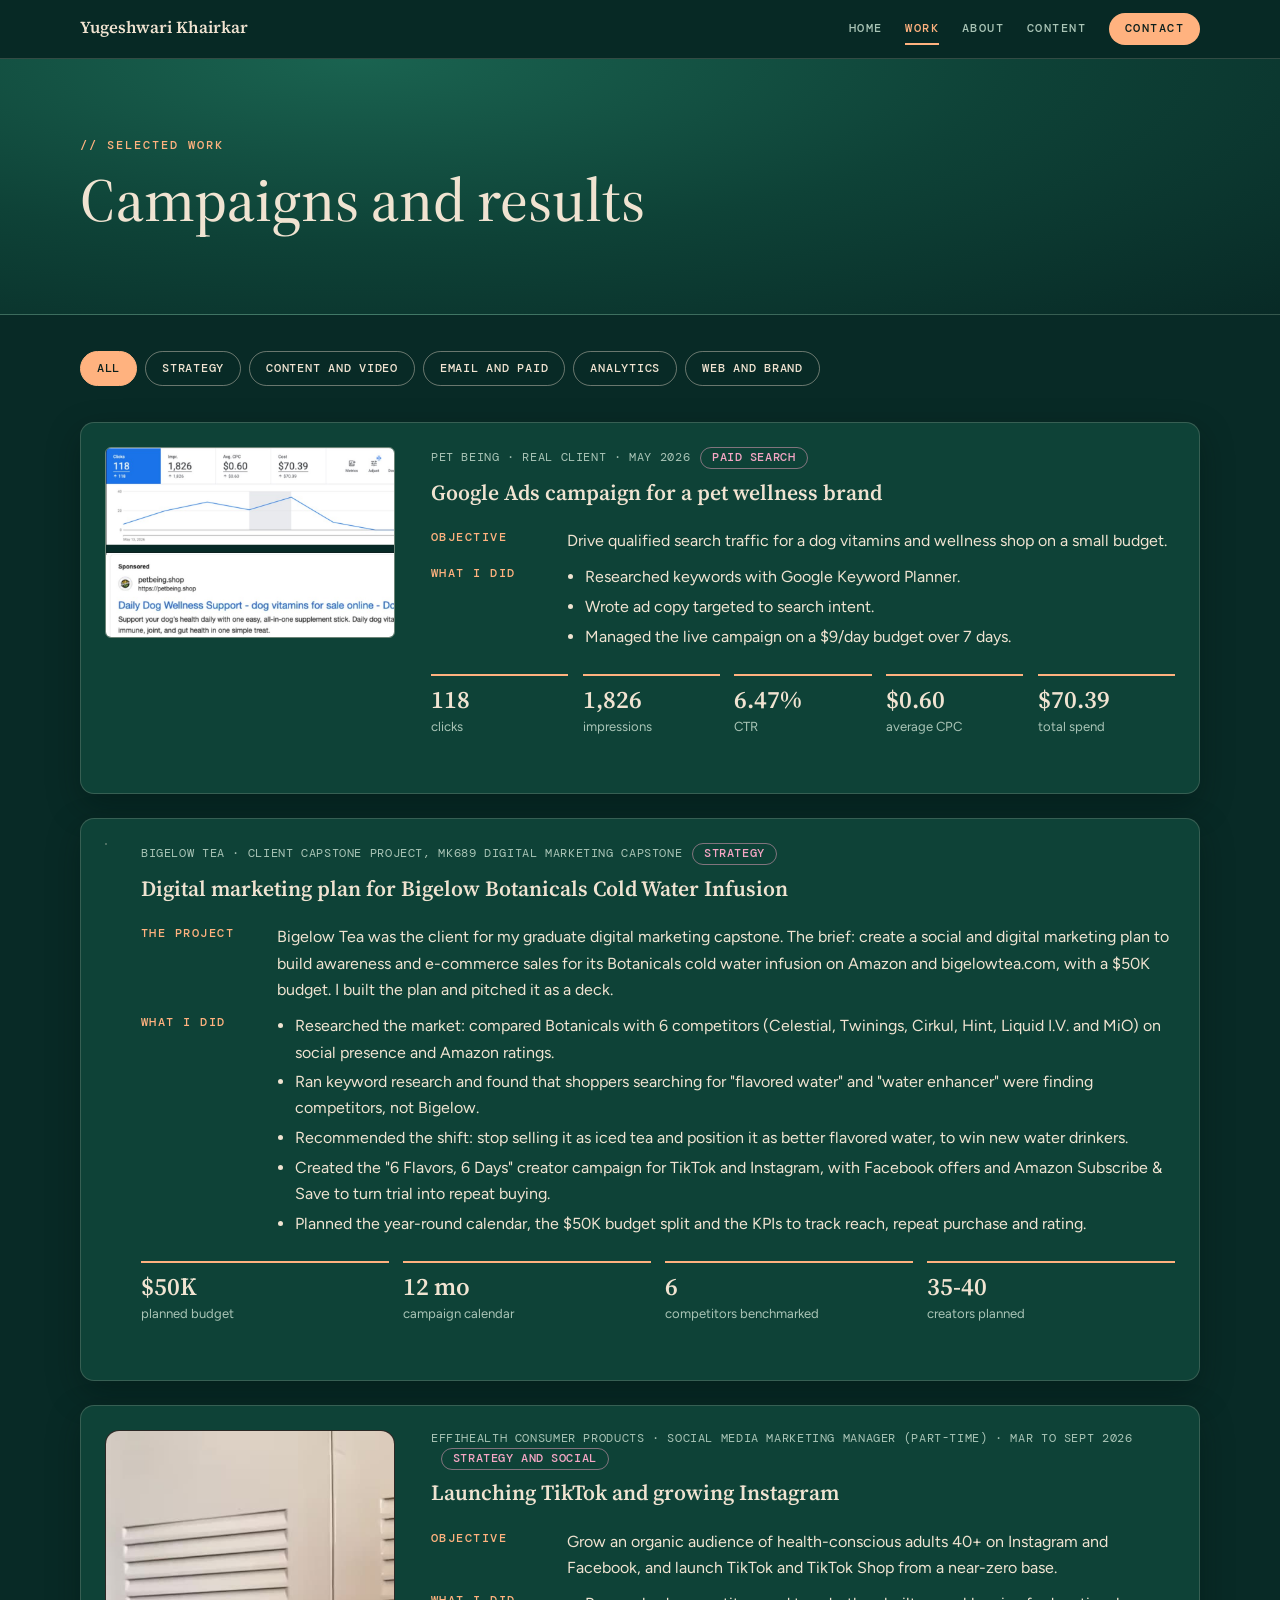
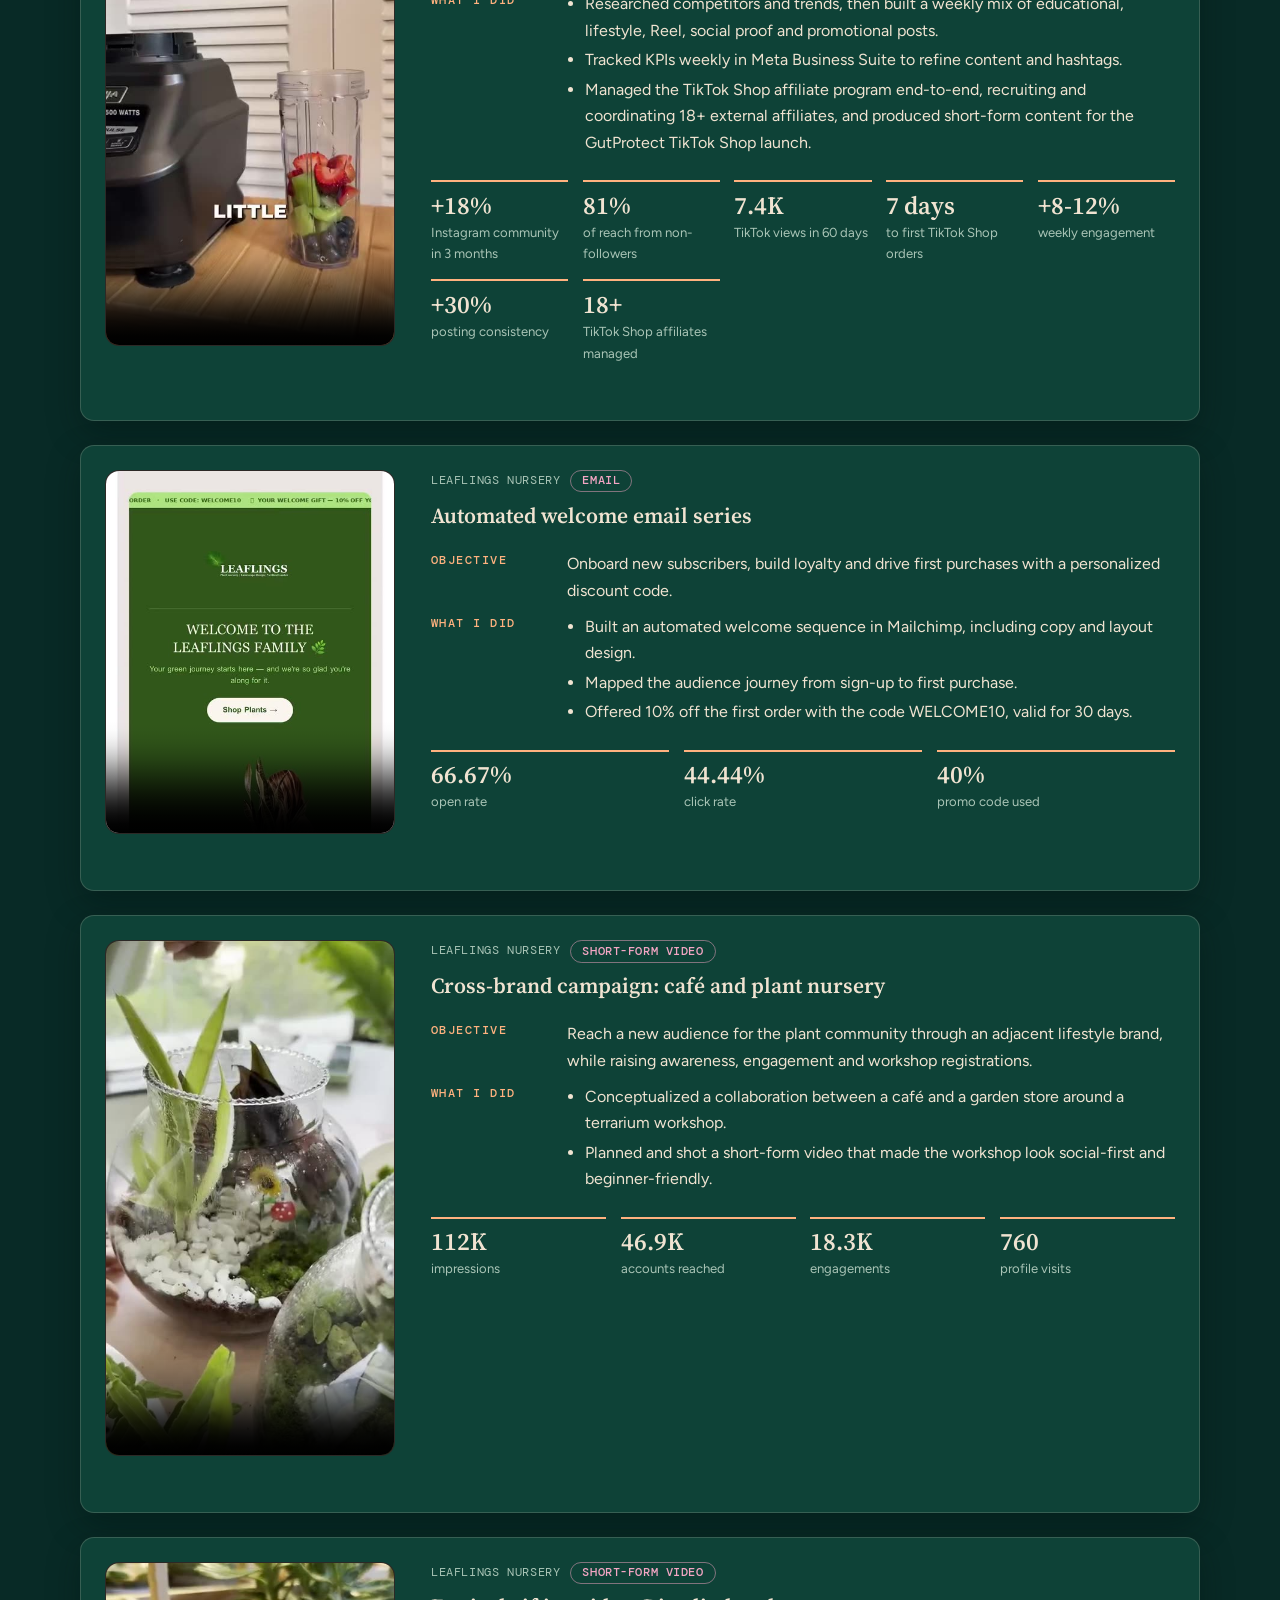
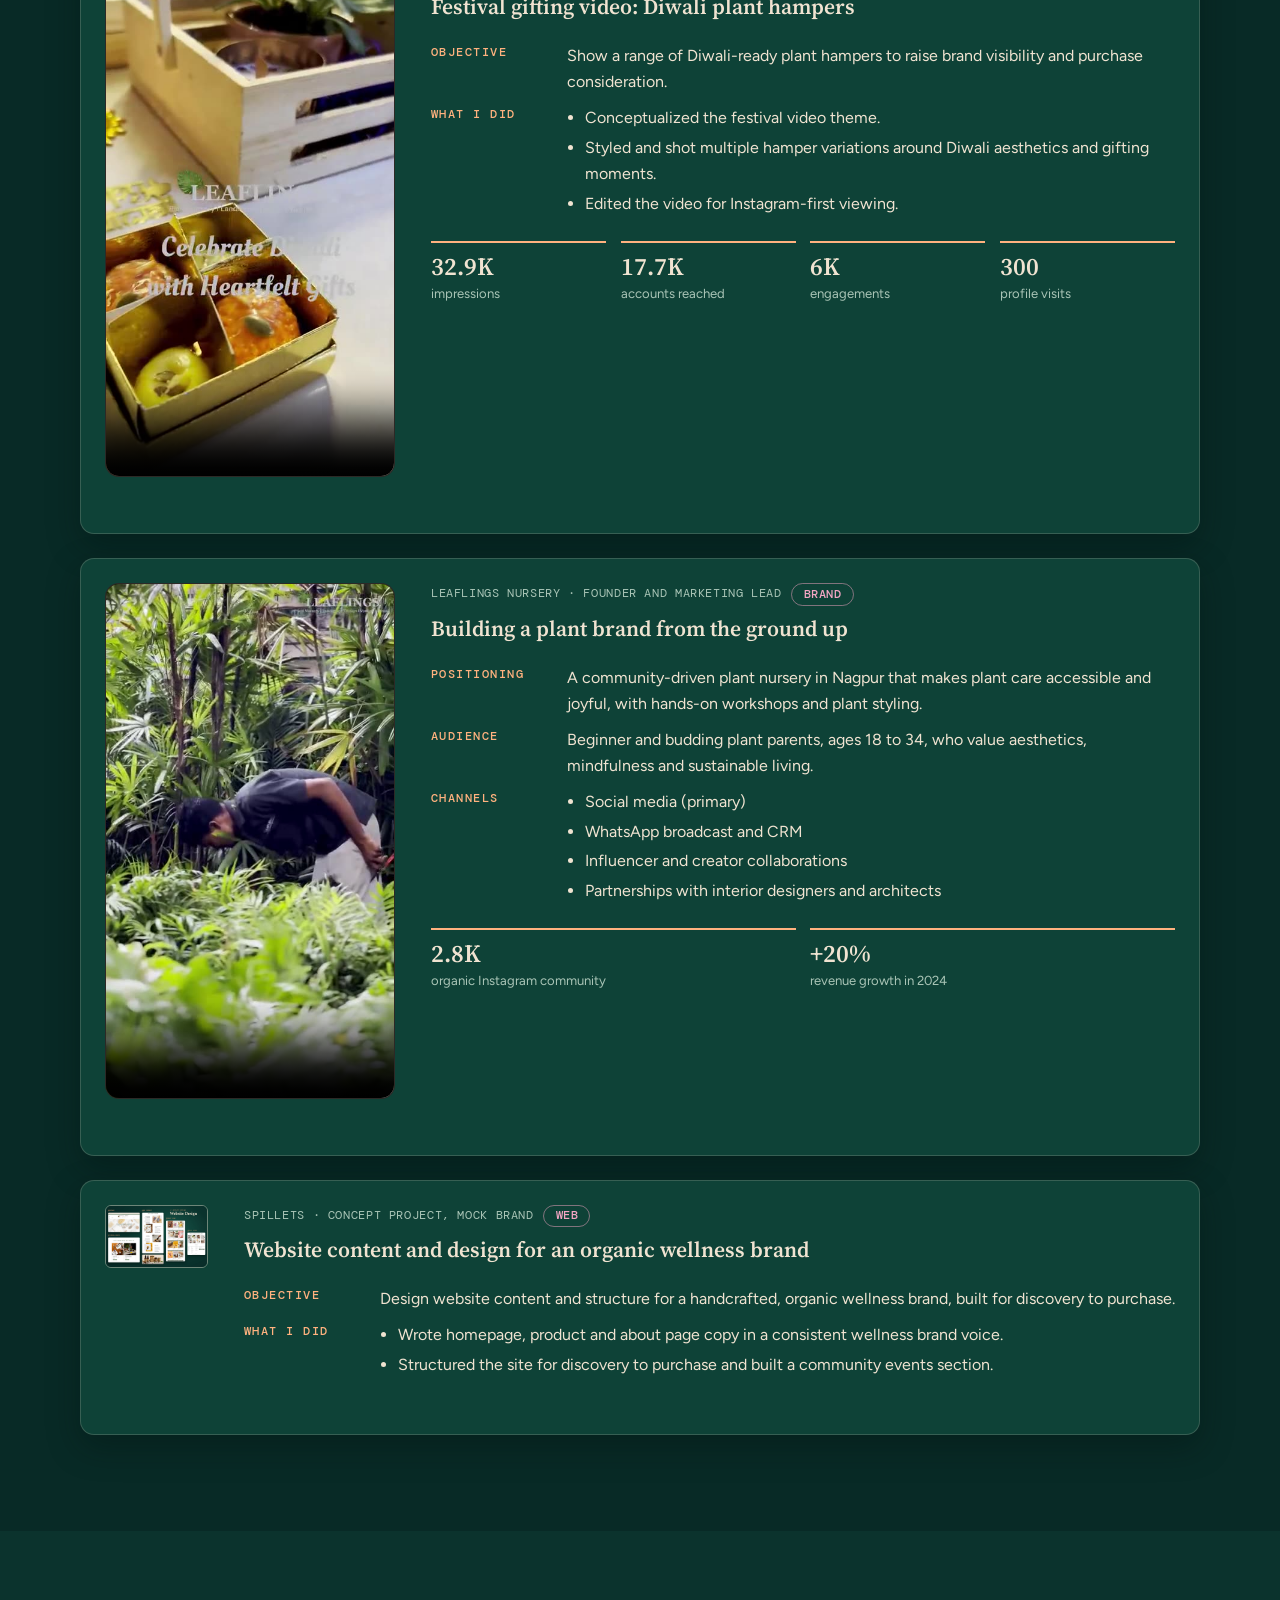
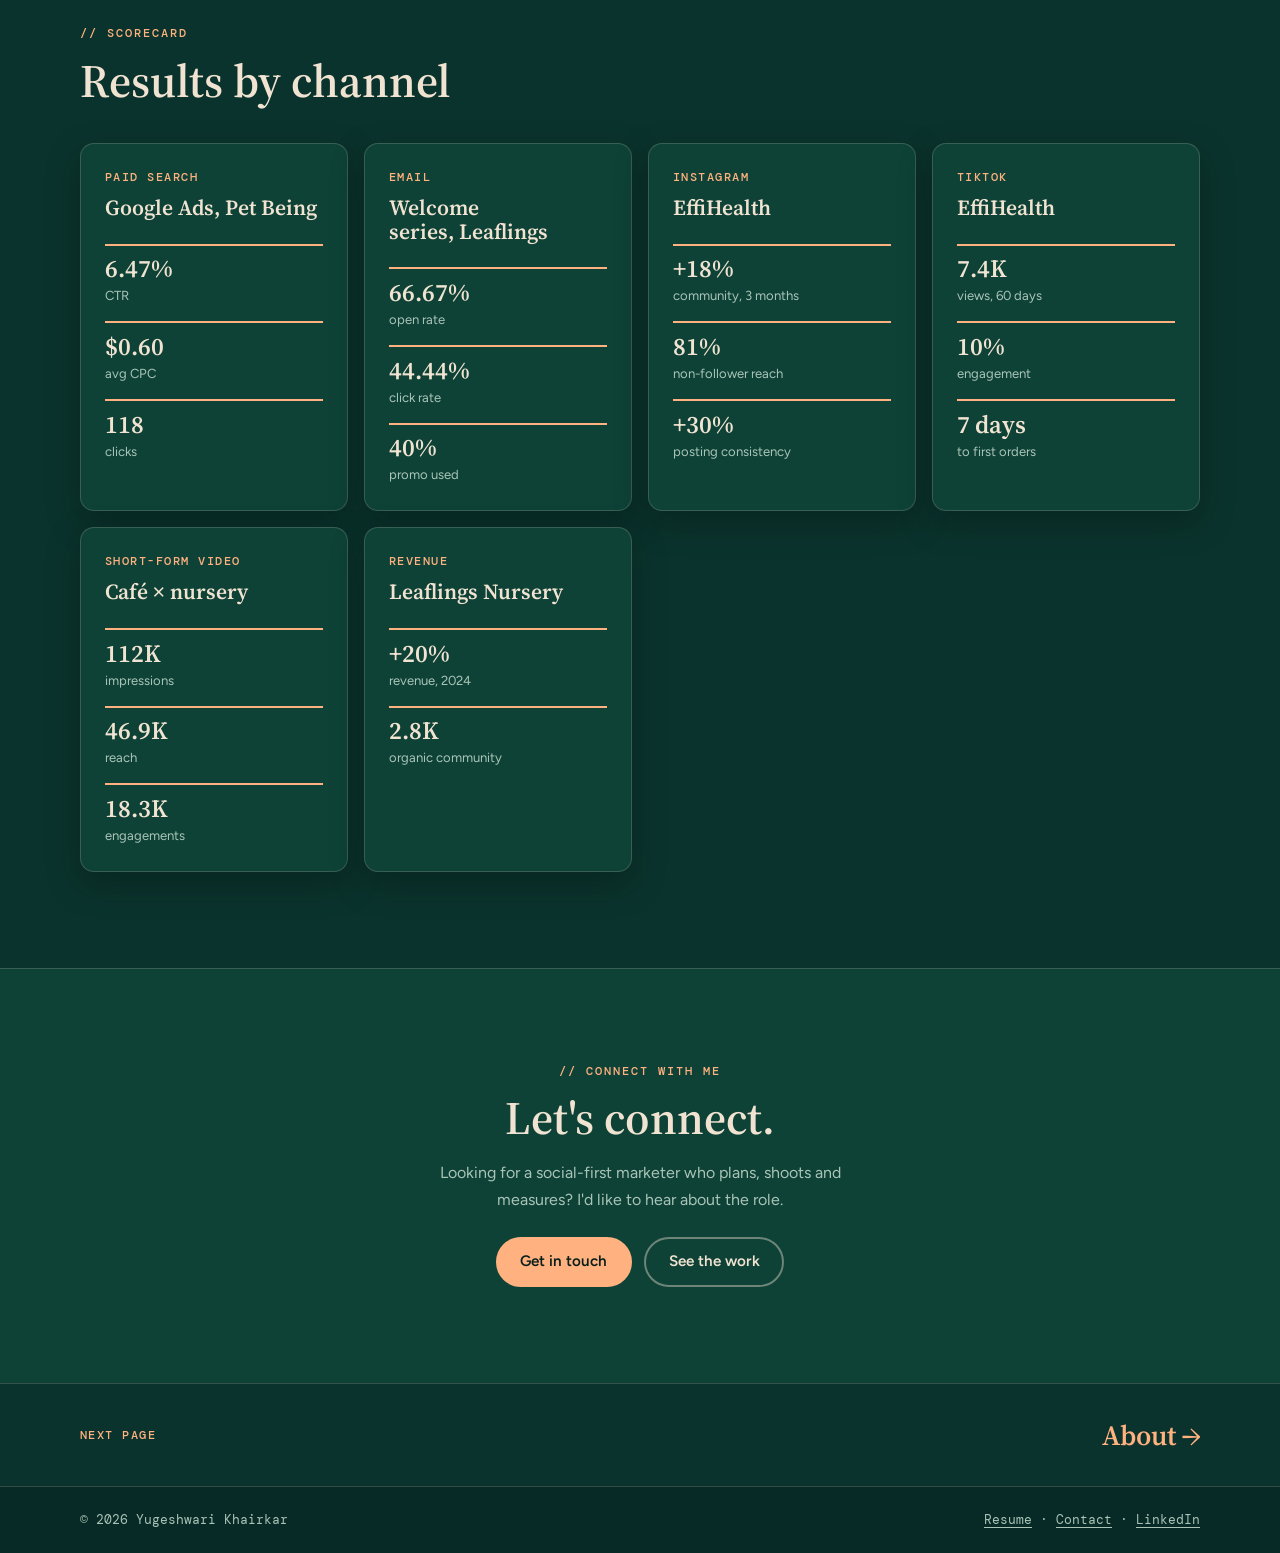
<file: work-3.html>
<!doctype html>
<html lang="en"><head><meta charset="utf-8"><meta name="viewport" content="width=device-width, initial-scale=1, viewport-fit=cover">
<title>Work | Yugeshwari Khairkar</title>
<meta name="claude:viewport-fit-sides" content="cover">
<meta name="description" content="Case studies with results: Google Ads, TikTok and Instagram growth, email, short-form video, brand and web design.">
<meta property="og:type" content="website">
<meta property="og:site_name" content="Yugeshwari Khairkar">
<meta property="og:title" content="Work | Yugeshwari Khairkar">
<meta property="og:description" content="Case studies with results: Google Ads, TikTok and Instagram growth, email, short-form video, brand and web design.">
<meta property="og:url" content="https://yuga-khairkar-shu.github.io/yugeshwari-portfolio/work.html">
<meta property="og:image" content="https://yuga-khairkar-shu.github.io/yugeshwari-portfolio/social-preview.jpg">
<meta property="og:image:width" content="1200">
<meta property="og:image:height" content="630">
<meta name="twitter:card" content="summary_large_image">
<meta name="twitter:title" content="Work | Yugeshwari Khairkar">
<meta name="twitter:description" content="Case studies with results: Google Ads, TikTok and Instagram growth, email, short-form video, brand and web design.">
<meta name="twitter:image" content="https://yuga-khairkar-shu.github.io/yugeshwari-portfolio/social-preview.jpg">
<link rel="icon" href="data:image/svg+xml,%3Csvg xmlns=%27http://www.w3.org/2000/svg%27 viewBox=%270 0 32 32%27%3E%3Crect width=%2732%27 height=%2732%27 rx=%278%27 fill=%27%23082a26%27/%3E%3Ccircle cx=%2716%27 cy=%2716%27 r=%279%27 fill=%27%23F25A1E%27/%3E%3C/svg%3E">
<link rel="stylesheet" href="https://fonts.googleapis.com/css2?family=DM+Mono:wght@400;500&family=Figtree:wght@400;500;600;700&family=Source+Serif+4:ital,opsz,wght@0,8..60,400;0,8..60,600;0,8..60,700;1,8..60,500&display=swap">
<link rel="stylesheet" href="styles.css">
</head><body>
<a class="skip" href="#main">Skip to content</a>
<header class="band top"><div class="wrap"><a class="brand" href="index.html">Yugeshwari Khairkar</a><nav class="nav" aria-label="Main"><a href="index.html">Home</a><a href="work.html" aria-current="page">Work</a><a href="about.html">About</a><a href="content.html">Content</a><a href="contact.html" class="navbtn">Contact</a></nav></div></header>
<main id="main">
<section class="band page-head"><div class="wrap"><div class="eyebrow">// Selected work</div><h1>Campaigns and results</h1></div></section>
<section class="band" style="padding-top:var(--s-4)"><div class="wrap">
  <div class="sec-head"><div class="filters" role="group" aria-label="Filter work">
    <button type="button" data-f="all" aria-pressed="true">All</button>
    <button type="button" data-f="strategy" aria-pressed="false">Strategy</button>
    <button type="button" data-f="video" aria-pressed="false">Content and video</button>
    <button type="button" data-f="email" aria-pressed="false">Email and paid</button>
    <button type="button" data-f="analytics" aria-pressed="false">Analytics</button>
    <button type="button" data-f="web" aria-pressed="false">Web and brand</button>
  </div></div>
  <div class="cases"><article class="card case" data-tags="email analytics"><img src="images/google-ads-results.jpg" alt="Google Ads report showing 118 clicks, 1,826 impressions, $0.60 average CPC and $70.39 cost, with the Pet Being search ad" width="868" height="568" loading="lazy" style="width:100%;height:auto;border-radius:var(--r-sm,10px);border:1px solid var(--line-strong)"><div><div class="meta">Pet Being &middot; Real client &middot; May 2026<span class="tag">Paid search</span></div><h3>Google Ads campaign for a pet wellness brand</h3><dl><dt>Objective</dt><dd>Drive qualified search traffic for a dog vitamins and wellness shop on a small budget.</dd><dt>What I did</dt><dd><ul><li>Researched keywords with Google Keyword Planner.</li><li>Wrote ad copy targeted to search intent.</li><li>Managed the live campaign on a $9/day budget over 7 days.</li></ul></dd></dl><div class="stats"><div class="stat"><b>118</b><span>clicks</span></div><div class="stat"><b>1,826</b><span>impressions</span></div><div class="stat"><b>6.47%</b><span>CTR</span></div><div class="stat"><b>$0.60</b><span>average CPC</span></div><div class="stat"><b>$70.39</b><span>total spend</span></div></div></div></article>
<article class="card case" style="grid-template-columns:minmax(0,1fr)" data-tags="strategy"><img src="images/bigelow-plan.jpg" alt="Two slides from the Bigelow Botanicals plan: keyword research and the big idea" width="1600" height="660" loading="lazy" style="width:100%;height:auto;border-radius:var(--r-sm,10px);border:1px solid var(--line-strong)"><div><div class="meta">Bigelow Tea &middot; Client capstone project, MK689 Digital Marketing Capstone<span class="tag">Strategy</span></div><h3>Digital marketing plan for Bigelow Botanicals Cold Water Infusion</h3><dl><dt>The project</dt><dd>Bigelow Tea was the client for my graduate digital marketing capstone. The brief: create a social and digital marketing plan to build awareness and e-commerce sales for its Botanicals cold water infusion on Amazon and bigelowtea.com, with a $50K budget. I built the plan and pitched it as a deck.</dd><dt>What I did</dt><dd><ul><li>Researched the market: compared Botanicals with 6 competitors (Celestial, Twinings, Cirkul, Hint, Liquid I.V. and MiO) on social presence and Amazon ratings.</li><li>Ran keyword research and found that shoppers searching for "flavored water" and "water enhancer" were finding competitors, not Bigelow.</li><li>Recommended the shift: stop selling it as iced tea and position it as better flavored water, to win new water drinkers.</li><li>Created the "6 Flavors, 6 Days" creator campaign for TikTok and Instagram, with Facebook offers and Amazon Subscribe & Save to turn trial into repeat buying.</li><li>Planned the year-round calendar, the $50K budget split and the KPIs to track reach, repeat purchase and rating.</li></ul></dd></dl><div class="stats"><div class="stat"><b>$50K</b><span>planned budget</span></div><div class="stat"><b>12 mo</b><span>campaign calendar</span></div><div class="stat"><b>6</b><span>competitors benchmarked</span></div><div class="stat"><b>35-40</b><span>creators planned</span></div></div></div></article>
<article class="card case" data-tags="strategy social analytics"><video controls playsinline preload="metadata" poster="videos/effihealth-video-1-poster.jpg" aria-label="EffiHealth Cardio Defender smoothie recipe video"><source src="videos/effihealth-video-1.mp4" type="video/mp4"></video><div><div class="meta">EffiHealth Consumer Products &middot; Social Media Marketing Manager (part-time) &middot; Mar to Sept 2026<span class="tag">Strategy and social</span></div><h3>Launching TikTok and growing Instagram</h3><dl><dt>Objective</dt><dd>Grow an organic audience of health-conscious adults 40+ on Instagram and Facebook, and launch TikTok and TikTok Shop from a near-zero base.</dd><dt>What I did</dt><dd><ul><li>Researched competitors and trends, then built a weekly mix of educational, lifestyle, Reel, social proof and promotional posts.</li><li>Tracked KPIs weekly in Meta Business Suite to refine content and hashtags.</li><li>Managed the TikTok Shop affiliate program end-to-end, recruiting and coordinating 18+ external affiliates, and produced short-form content for the GutProtect TikTok Shop launch.</li></ul></dd></dl><div class="stats"><div class="stat"><b>+18%</b><span>Instagram community in 3 months</span></div><div class="stat"><b>81%</b><span>of reach from non-followers</span></div><div class="stat"><b>7.4K</b><span>TikTok views in 60 days</span></div><div class="stat"><b>7 days</b><span>to first TikTok Shop orders</span></div><div class="stat"><b>+8-12%</b><span>weekly engagement</span></div><div class="stat"><b>+30%</b><span>posting consistency</span></div><div class="stat"><b>18+</b><span>TikTok Shop affiliates managed</span></div></div></div></article>
<article class="card case" data-tags="email analytics"><video controls playsinline preload="metadata" poster="videos/leaflings-video-email-poster.jpg" aria-label="Screen recording scrolling through the Leaflings welcome email" style="aspect-ratio:884/1110"><source src="videos/leaflings-video-email.mp4" type="video/mp4"></video><div><div class="meta">Leaflings Nursery<span class="tag">Email</span></div><h3>Automated welcome email series</h3><dl><dt>Objective</dt><dd>Onboard new subscribers, build loyalty and drive first purchases with a personalized discount code.</dd><dt>What I did</dt><dd><ul><li>Built an automated welcome sequence in Mailchimp, including copy and layout design.</li><li>Mapped the audience journey from sign-up to first purchase.</li><li>Offered 10% off the first order with the code WELCOME10, valid for 30 days.</li></ul></dd></dl><div class="stats"><div class="stat"><b>66.67%</b><span>open rate</span></div><div class="stat"><b>44.44%</b><span>click rate</span></div><div class="stat"><b>40%</b><span>promo code used</span></div></div></div></article>
<article class="card case" data-tags="video social"><video controls playsinline preload="metadata" poster="videos/leaflings-video-java-collab-poster.jpg" aria-label="Leaflings and Java The Coffee Club terrarium workshop reel"><source src="videos/leaflings-video-java-collab.mp4" type="video/mp4"></video><div><div class="meta">Leaflings Nursery<span class="tag">Short-form video</span></div><h3>Cross-brand campaign: caf&eacute; and plant nursery</h3><dl><dt>Objective</dt><dd>Reach a new audience for the plant community through an adjacent lifestyle brand, while raising awareness, engagement and workshop registrations.</dd><dt>What I did</dt><dd><ul><li>Conceptualized a collaboration between a caf&eacute; and a garden store around a terrarium workshop.</li><li>Planned and shot a short-form video that made the workshop look social-first and beginner-friendly.</li></ul></dd></dl><div class="stats"><div class="stat"><b>112K</b><span>impressions</span></div><div class="stat"><b>46.9K</b><span>accounts reached</span></div><div class="stat"><b>18.3K</b><span>engagements</span></div><div class="stat"><b>760</b><span>profile visits</span></div></div></div></article>
<article class="card case" data-tags="video social"><video controls playsinline preload="metadata" poster="videos/leaflings-video-diwali-poster.jpg" aria-label="Leaflings Diwali plant hamper gifting reel"><source src="videos/leaflings-video-diwali.mp4" type="video/mp4"></video><div><div class="meta">Leaflings Nursery<span class="tag">Short-form video</span></div><h3>Festival gifting video: Diwali plant hampers</h3><dl><dt>Objective</dt><dd>Show a range of Diwali-ready plant hampers to raise brand visibility and purchase consideration.</dd><dt>What I did</dt><dd><ul><li>Conceptualized the festival video theme.</li><li>Styled and shot multiple hamper variations around Diwali aesthetics and gifting moments.</li><li>Edited the video for Instagram-first viewing.</li></ul></dd></dl><div class="stats"><div class="stat"><b>32.9K</b><span>impressions</span></div><div class="stat"><b>17.7K</b><span>accounts reached</span></div><div class="stat"><b>6K</b><span>engagements</span></div><div class="stat"><b>300</b><span>profile visits</span></div></div></div></article>
<article class="card case" data-tags="web strategy"><video controls playsinline preload="metadata" poster="videos/leaflings-video-reel-poster.jpg" aria-label="A tour of the Leaflings nursery garden and its team at work"><source src="videos/leaflings-video-reel.mp4" type="video/mp4"></video><div><div class="meta">Leaflings Nursery &middot; Founder and marketing lead<span class="tag">Brand</span></div><h3>Building a plant brand from the ground up</h3><dl><dt>Positioning</dt><dd>A community-driven plant nursery in Nagpur that makes plant care accessible and joyful, with hands-on workshops and plant styling.</dd><dt>Audience</dt><dd>Beginner and budding plant parents, ages 18 to 34, who value aesthetics, mindfulness and sustainable living.</dd><dt>Channels</dt><dd><ul><li>Social media (primary)</li><li>WhatsApp broadcast and CRM</li><li>Influencer and creator collaborations</li><li>Partnerships with interior designers and architects</li></ul></dd></dl><div class="stats"><div class="stat"><b>2.8K</b><span>organic Instagram community</span></div><div class="stat"><b>+20%</b><span>revenue growth in 2024</span></div></div></div></article>
<article class="card case" style="grid-template-columns:minmax(0,1fr)" data-tags="web"><img src="images/spillets-slide.jpg" alt="Spillets website design: homepage, body content, product page, upcoming events and social links" width="1600" height="960" loading="lazy" style="width:100%;height:auto;border-radius:var(--r-sm,10px);border:1px solid var(--line-strong)"><div><div class="meta">Spillets &middot; Concept project, mock brand<span class="tag">Web</span></div><h3>Website content and design for an organic wellness brand</h3><dl><dt>Objective</dt><dd>Design website content and structure for a handcrafted, organic wellness brand, built for discovery to purchase.</dd><dt>What I did</dt><dd><ul><li>Wrote homepage, product and about page copy in a consistent wellness brand voice.</li><li>Structured the site for discovery to purchase and built a community events section.</li></ul></dd></dl></div></article></div>
</div></section>

<section class="band alt"><div class="wrap">
  <div class="sec-head"><div class="eyebrow">// Scorecard</div><h2>Results by channel</h2></div>
  <div class="grid-3"><div class="card"><span class="label">Paid search</span><h3>Google Ads, Pet Being</h3><div class="stats"><div class="stat"><b>6.47%</b><span>CTR</span></div><div class="stat"><b>$0.60</b><span>avg CPC</span></div><div class="stat"><b>118</b><span>clicks</span></div></div></div><div class="card"><span class="label">Email</span><h3>Welcome series, Leaflings</h3><div class="stats"><div class="stat"><b>66.67%</b><span>open rate</span></div><div class="stat"><b>44.44%</b><span>click rate</span></div><div class="stat"><b>40%</b><span>promo used</span></div></div></div><div class="card"><span class="label">Instagram</span><h3>EffiHealth</h3><div class="stats"><div class="stat"><b>+18%</b><span>community, 3 months</span></div><div class="stat"><b>81%</b><span>non-follower reach</span></div><div class="stat"><b>+30%</b><span>posting consistency</span></div></div></div><div class="card"><span class="label">TikTok</span><h3>EffiHealth</h3><div class="stats"><div class="stat"><b>7.4K</b><span>views, 60 days</span></div><div class="stat"><b>10%</b><span>engagement</span></div><div class="stat"><b>7 days</b><span>to first orders</span></div></div></div><div class="card"><span class="label">Short-form video</span><h3>Caf&eacute; &times; nursery</h3><div class="stats"><div class="stat"><b>112K</b><span>impressions</span></div><div class="stat"><b>46.9K</b><span>reach</span></div><div class="stat"><b>18.3K</b><span>engagements</span></div></div></div><div class="card"><span class="label">Revenue</span><h3>Leaflings Nursery</h3><div class="stats"><div class="stat"><b>+20%</b><span>revenue, 2024</span></div><div class="stat"><b>2.8K</b><span>organic community</span></div></div></div></div>
</div></section>
<section class="band closer"><div class="wrap"><div class="eyebrow">// Connect with me</div><h2>Let's connect.</h2><p>Looking for a social-first marketer who plans, shoots and measures? I'd like to hear about the role.</p><div class="cta"><a class="btn" href="contact.html">Get in touch</a><a class="btn ghost" href="work.html">See the work</a></div></div></section>
</main>
<a class="band nextpage" href="about.html"><span class="wrap"><span class="label">Next page</span><span class="nx">About <span aria-hidden="true">&rarr;</span></span></span></a><footer class="band"><div class="wrap"><span>&copy; 2026 Yugeshwari Khairkar</span><span><a href="Yugeshwari-Khairkar-Resume.pdf" download>Resume</a> &middot; <a href="contact.html">Contact</a> &middot; <a href="https://www.linkedin.com/in/yugeshwarikhairkar" target="_blank" rel="noopener">LinkedIn</a></span></div></footer>
<script src="site.js"></script>
</body></html>
</file>
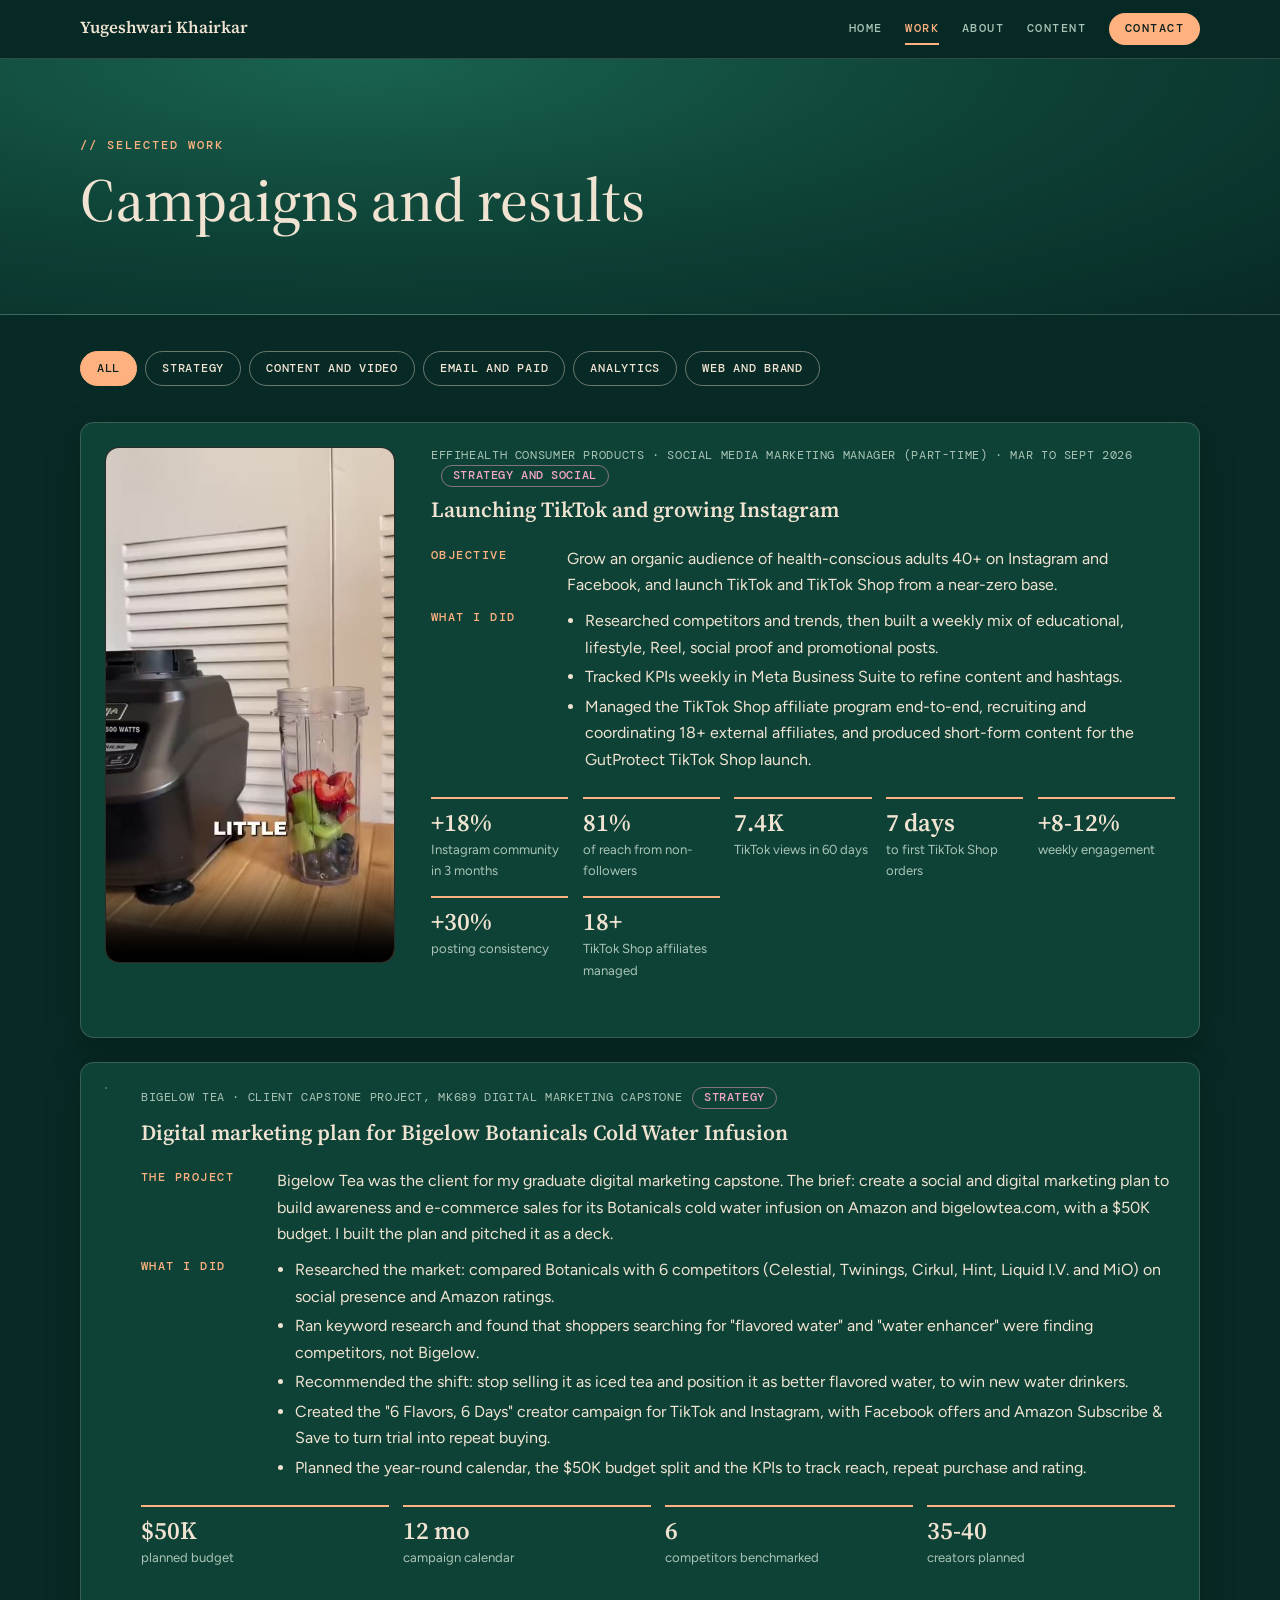
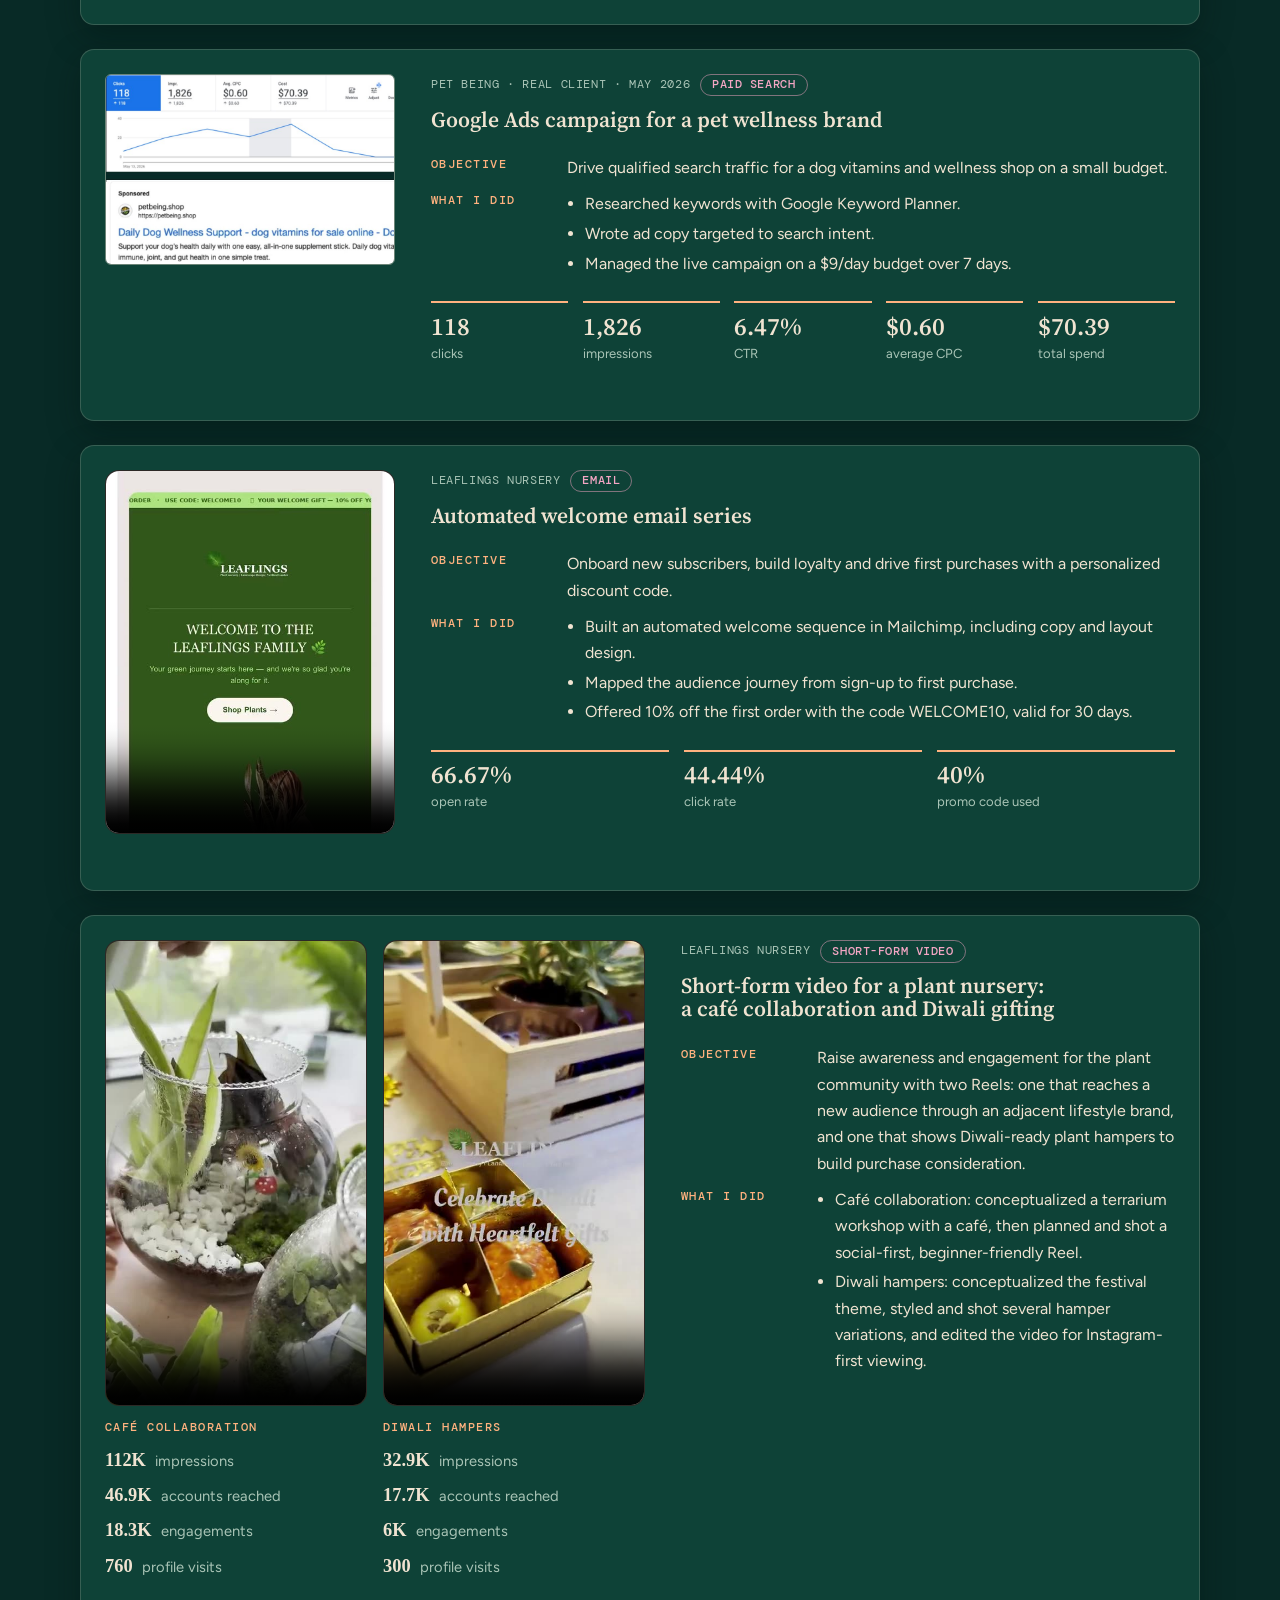
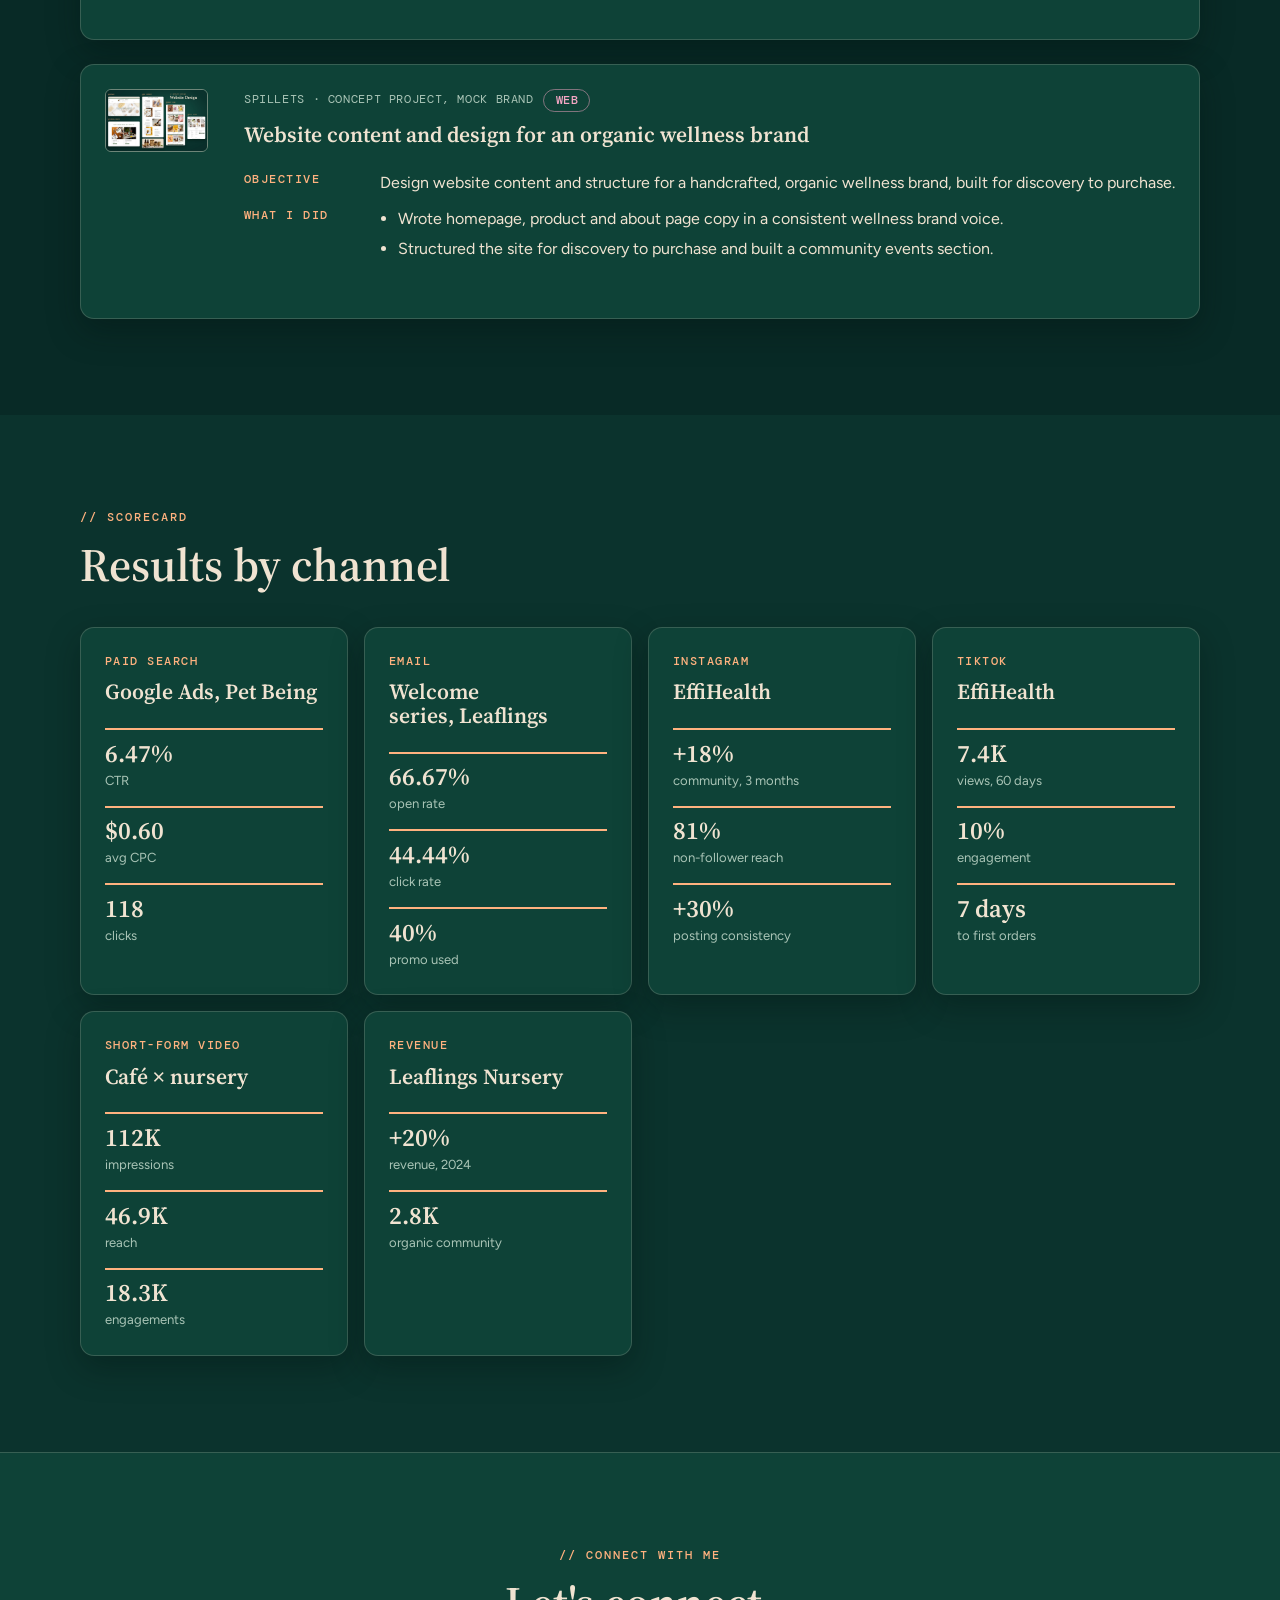
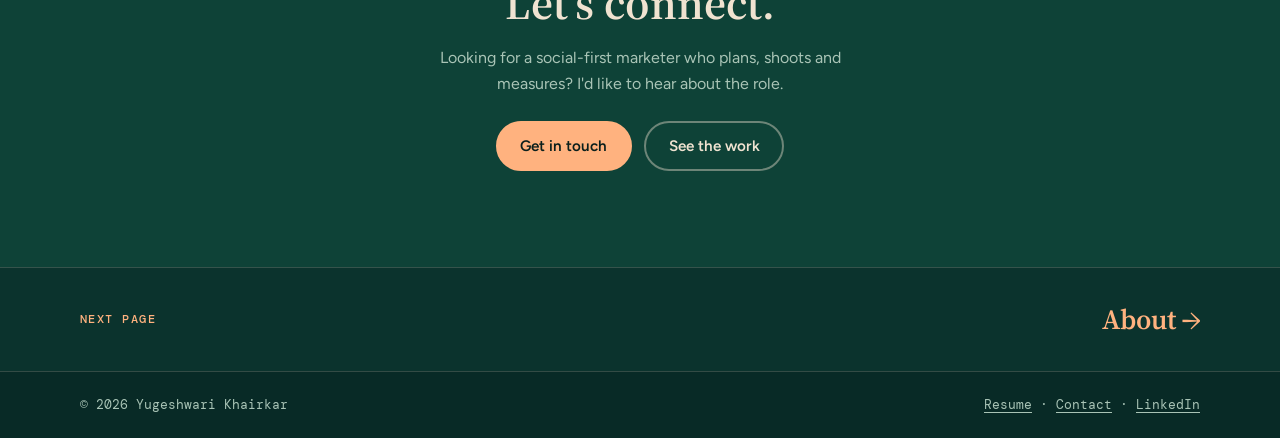
<file: work-4.html>
<!doctype html>
<html lang="en"><head><meta charset="utf-8"><meta name="viewport" content="width=device-width, initial-scale=1, viewport-fit=cover">
<title>Work | Yugeshwari Khairkar</title>
<meta name="claude:viewport-fit-sides" content="cover">
<meta name="description" content="Case studies with results: Google Ads, TikTok and Instagram growth, email, short-form video, brand and web design.">
<meta property="og:type" content="website">
<meta property="og:site_name" content="Yugeshwari Khairkar">
<meta property="og:title" content="Work | Yugeshwari Khairkar">
<meta property="og:description" content="Case studies with results: Google Ads, TikTok and Instagram growth, email, short-form video, brand and web design.">
<meta property="og:url" content="https://yuga-khairkar-shu.github.io/yugeshwari-portfolio/work.html">
<meta property="og:image" content="https://yuga-khairkar-shu.github.io/yugeshwari-portfolio/social-preview.jpg">
<meta property="og:image:width" content="1200">
<meta property="og:image:height" content="630">
<meta name="twitter:card" content="summary_large_image">
<meta name="twitter:title" content="Work | Yugeshwari Khairkar">
<meta name="twitter:description" content="Case studies with results: Google Ads, TikTok and Instagram growth, email, short-form video, brand and web design.">
<meta name="twitter:image" content="https://yuga-khairkar-shu.github.io/yugeshwari-portfolio/social-preview.jpg">
<link rel="icon" href="data:image/svg+xml,%3Csvg xmlns=%27http://www.w3.org/2000/svg%27 viewBox=%270 0 32 32%27%3E%3Crect width=%2732%27 height=%2732%27 rx=%278%27 fill=%27%23082a26%27/%3E%3Ccircle cx=%2716%27 cy=%2716%27 r=%279%27 fill=%27%23F25A1E%27/%3E%3C/svg%3E">
<link rel="stylesheet" href="https://fonts.googleapis.com/css2?family=DM+Mono:wght@400;500&family=Figtree:wght@400;500;600;700&family=Source+Serif+4:ital,opsz,wght@0,8..60,400;0,8..60,600;0,8..60,700;1,8..60,500&display=swap">
<link rel="stylesheet" href="styles.css">
</head><body>
<a class="skip" href="#main">Skip to content</a>
<header class="band top"><div class="wrap"><a class="brand" href="index.html">Yugeshwari Khairkar</a><nav class="nav" aria-label="Main"><a href="index.html">Home</a><a href="work.html" aria-current="page">Work</a><a href="about.html">About</a><a href="content.html">Content</a><a href="contact.html" class="navbtn">Contact</a></nav></div></header>
<main id="main">
<section class="band page-head"><div class="wrap"><div class="eyebrow">// Selected work</div><h1>Campaigns and results</h1></div></section>
<section class="band" style="padding-top:var(--s-4)"><div class="wrap">
  <div class="sec-head"><div class="filters" role="group" aria-label="Filter work">
    <button type="button" data-f="all" aria-pressed="true">All</button>
    <button type="button" data-f="strategy" aria-pressed="false">Strategy</button>
    <button type="button" data-f="video" aria-pressed="false">Content and video</button>
    <button type="button" data-f="email" aria-pressed="false">Email and paid</button>
    <button type="button" data-f="analytics" aria-pressed="false">Analytics</button>
    <button type="button" data-f="web" aria-pressed="false">Web and brand</button>
  </div></div>
  <div class="cases"><article class="card case" data-tags="strategy social analytics"><video controls playsinline preload="metadata" poster="videos/effihealth-video-1-poster.jpg" aria-label="EffiHealth Cardio Defender smoothie recipe video"><source src="videos/effihealth-video-1.mp4" type="video/mp4"></video><div><div class="meta">EffiHealth Consumer Products &middot; Social Media Marketing Manager (part-time) &middot; Mar to Sept 2026<span class="tag">Strategy and social</span></div><h3>Launching TikTok and growing Instagram</h3><dl><dt>Objective</dt><dd>Grow an organic audience of health-conscious adults 40+ on Instagram and Facebook, and launch TikTok and TikTok Shop from a near-zero base.</dd><dt>What I did</dt><dd><ul><li>Researched competitors and trends, then built a weekly mix of educational, lifestyle, Reel, social proof and promotional posts.</li><li>Tracked KPIs weekly in Meta Business Suite to refine content and hashtags.</li><li>Managed the TikTok Shop affiliate program end-to-end, recruiting and coordinating 18+ external affiliates, and produced short-form content for the GutProtect TikTok Shop launch.</li></ul></dd></dl><div class="stats"><div class="stat"><b>+18%</b><span>Instagram community in 3 months</span></div><div class="stat"><b>81%</b><span>of reach from non-followers</span></div><div class="stat"><b>7.4K</b><span>TikTok views in 60 days</span></div><div class="stat"><b>7 days</b><span>to first TikTok Shop orders</span></div><div class="stat"><b>+8-12%</b><span>weekly engagement</span></div><div class="stat"><b>+30%</b><span>posting consistency</span></div><div class="stat"><b>18+</b><span>TikTok Shop affiliates managed</span></div></div></div></article>
<article class="card case" style="grid-template-columns:minmax(0,1fr)" data-tags="strategy"><img src="images/bigelow-plan.jpg" alt="Two slides from the Bigelow Botanicals plan: keyword research and the big idea" width="1600" height="660" loading="lazy" style="width:100%;height:auto;border-radius:var(--r-sm,10px);border:1px solid var(--line-strong)"><div><div class="meta">Bigelow Tea &middot; Client capstone project, MK689 Digital Marketing Capstone<span class="tag">Strategy</span></div><h3>Digital marketing plan for Bigelow Botanicals Cold Water Infusion</h3><dl><dt>The project</dt><dd>Bigelow Tea was the client for my graduate digital marketing capstone. The brief: create a social and digital marketing plan to build awareness and e-commerce sales for its Botanicals cold water infusion on Amazon and bigelowtea.com, with a $50K budget. I built the plan and pitched it as a deck.</dd><dt>What I did</dt><dd><ul><li>Researched the market: compared Botanicals with 6 competitors (Celestial, Twinings, Cirkul, Hint, Liquid I.V. and MiO) on social presence and Amazon ratings.</li><li>Ran keyword research and found that shoppers searching for "flavored water" and "water enhancer" were finding competitors, not Bigelow.</li><li>Recommended the shift: stop selling it as iced tea and position it as better flavored water, to win new water drinkers.</li><li>Created the "6 Flavors, 6 Days" creator campaign for TikTok and Instagram, with Facebook offers and Amazon Subscribe & Save to turn trial into repeat buying.</li><li>Planned the year-round calendar, the $50K budget split and the KPIs to track reach, repeat purchase and rating.</li></ul></dd></dl><div class="stats"><div class="stat"><b>$50K</b><span>planned budget</span></div><div class="stat"><b>12 mo</b><span>campaign calendar</span></div><div class="stat"><b>6</b><span>competitors benchmarked</span></div><div class="stat"><b>35-40</b><span>creators planned</span></div></div></div></article>
<article class="card case" data-tags="email analytics"><img src="images/google-ads-results.jpg" alt="Google Ads report showing 118 clicks, 1,826 impressions, $0.60 average CPC and $70.39 cost, with the Pet Being search ad" width="868" height="568" loading="lazy" style="width:100%;height:auto;border-radius:var(--r-sm,10px);border:1px solid var(--line-strong)"><div><div class="meta">Pet Being &middot; Real client &middot; May 2026<span class="tag">Paid search</span></div><h3>Google Ads campaign for a pet wellness brand</h3><dl><dt>Objective</dt><dd>Drive qualified search traffic for a dog vitamins and wellness shop on a small budget.</dd><dt>What I did</dt><dd><ul><li>Researched keywords with Google Keyword Planner.</li><li>Wrote ad copy targeted to search intent.</li><li>Managed the live campaign on a $9/day budget over 7 days.</li></ul></dd></dl><div class="stats"><div class="stat"><b>118</b><span>clicks</span></div><div class="stat"><b>1,826</b><span>impressions</span></div><div class="stat"><b>6.47%</b><span>CTR</span></div><div class="stat"><b>$0.60</b><span>average CPC</span></div><div class="stat"><b>$70.39</b><span>total spend</span></div></div></div></article>
<article class="card case" data-tags="email analytics"><video controls playsinline preload="metadata" poster="videos/leaflings-video-email-poster.jpg" aria-label="Screen recording scrolling through the Leaflings welcome email" style="aspect-ratio:884/1110"><source src="videos/leaflings-video-email.mp4" type="video/mp4"></video><div><div class="meta">Leaflings Nursery<span class="tag">Email</span></div><h3>Automated welcome email series</h3><dl><dt>Objective</dt><dd>Onboard new subscribers, build loyalty and drive first purchases with a personalized discount code.</dd><dt>What I did</dt><dd><ul><li>Built an automated welcome sequence in Mailchimp, including copy and layout design.</li><li>Mapped the audience journey from sign-up to first purchase.</li><li>Offered 10% off the first order with the code WELCOME10, valid for 30 days.</li></ul></dd></dl><div class="stats"><div class="stat"><b>66.67%</b><span>open rate</span></div><div class="stat"><b>44.44%</b><span>click rate</span></div><div class="stat"><b>40%</b><span>promo code used</span></div></div></div></article>
<article class="card case vidcase" data-tags="video social"><div class="vpair"><div class="vcol"><video controls playsinline preload="metadata" poster="videos/leaflings-video-java-collab-poster.jpg" aria-label="Leaflings and Java The Coffee Club terrarium workshop reel"><source src="videos/leaflings-video-java-collab.mp4" type="video/mp4"></video><div class="vname">Caf&eacute; collaboration</div><ul class="vstats"><li><b>112K</b> impressions</li><li><b>46.9K</b> accounts reached</li><li><b>18.3K</b> engagements</li><li><b>760</b> profile visits</li></ul></div><div class="vcol"><video controls playsinline preload="metadata" poster="videos/leaflings-video-diwali-poster.jpg" aria-label="Leaflings Diwali plant hamper gifting reel"><source src="videos/leaflings-video-diwali.mp4" type="video/mp4"></video><div class="vname">Diwali hampers</div><ul class="vstats"><li><b>32.9K</b> impressions</li><li><b>17.7K</b> accounts reached</li><li><b>6K</b> engagements</li><li><b>300</b> profile visits</li></ul></div></div><div><div class="meta">Leaflings Nursery<span class="tag">Short-form video</span></div><h3>Short-form video for a plant nursery: a caf&eacute; collaboration and Diwali gifting</h3><dl><dt>Objective</dt><dd>Raise awareness and engagement for the plant community with two Reels: one that reaches a new audience through an adjacent lifestyle brand, and one that shows Diwali-ready plant hampers to build purchase consideration.</dd><dt>What I did</dt><dd><ul><li>Caf&eacute; collaboration: conceptualized a terrarium workshop with a caf&eacute;, then planned and shot a social-first, beginner-friendly Reel.</li><li>Diwali hampers: conceptualized the festival theme, styled and shot several hamper variations, and edited the video for Instagram-first viewing.</li></ul></dd></dl></div></article>
<article class="card case" style="grid-template-columns:minmax(0,1fr)" data-tags="web"><img src="images/spillets-slide.jpg" alt="Spillets website design: homepage, body content, product page, upcoming events and social links" width="1600" height="960" loading="lazy" style="width:100%;height:auto;border-radius:var(--r-sm,10px);border:1px solid var(--line-strong)"><div><div class="meta">Spillets &middot; Concept project, mock brand<span class="tag">Web</span></div><h3>Website content and design for an organic wellness brand</h3><dl><dt>Objective</dt><dd>Design website content and structure for a handcrafted, organic wellness brand, built for discovery to purchase.</dd><dt>What I did</dt><dd><ul><li>Wrote homepage, product and about page copy in a consistent wellness brand voice.</li><li>Structured the site for discovery to purchase and built a community events section.</li></ul></dd></dl></div></article></div>
</div></section>

<section class="band alt"><div class="wrap">
  <div class="sec-head"><div class="eyebrow">// Scorecard</div><h2>Results by channel</h2></div>
  <div class="grid-3"><div class="card"><span class="label">Paid search</span><h3>Google Ads, Pet Being</h3><div class="stats"><div class="stat"><b>6.47%</b><span>CTR</span></div><div class="stat"><b>$0.60</b><span>avg CPC</span></div><div class="stat"><b>118</b><span>clicks</span></div></div></div><div class="card"><span class="label">Email</span><h3>Welcome series, Leaflings</h3><div class="stats"><div class="stat"><b>66.67%</b><span>open rate</span></div><div class="stat"><b>44.44%</b><span>click rate</span></div><div class="stat"><b>40%</b><span>promo used</span></div></div></div><div class="card"><span class="label">Instagram</span><h3>EffiHealth</h3><div class="stats"><div class="stat"><b>+18%</b><span>community, 3 months</span></div><div class="stat"><b>81%</b><span>non-follower reach</span></div><div class="stat"><b>+30%</b><span>posting consistency</span></div></div></div><div class="card"><span class="label">TikTok</span><h3>EffiHealth</h3><div class="stats"><div class="stat"><b>7.4K</b><span>views, 60 days</span></div><div class="stat"><b>10%</b><span>engagement</span></div><div class="stat"><b>7 days</b><span>to first orders</span></div></div></div><div class="card"><span class="label">Short-form video</span><h3>Caf&eacute; &times; nursery</h3><div class="stats"><div class="stat"><b>112K</b><span>impressions</span></div><div class="stat"><b>46.9K</b><span>reach</span></div><div class="stat"><b>18.3K</b><span>engagements</span></div></div></div><div class="card"><span class="label">Revenue</span><h3>Leaflings Nursery</h3><div class="stats"><div class="stat"><b>+20%</b><span>revenue, 2024</span></div><div class="stat"><b>2.8K</b><span>organic community</span></div></div></div></div>
</div></section>
<section class="band closer"><div class="wrap"><div class="eyebrow">// Connect with me</div><h2>Let's connect.</h2><p>Looking for a social-first marketer who plans, shoots and measures? I'd like to hear about the role.</p><div class="cta"><a class="btn" href="contact.html">Get in touch</a><a class="btn ghost" href="work.html">See the work</a></div></div></section>
</main>
<a class="band nextpage" href="about.html"><span class="wrap"><span class="label">Next page</span><span class="nx">About <span aria-hidden="true">&rarr;</span></span></span></a><footer class="band"><div class="wrap"><span>&copy; 2026 Yugeshwari Khairkar</span><span><a href="Yugeshwari-Khairkar-Resume.pdf" download>Resume</a> &middot; <a href="contact.html">Contact</a> &middot; <a href="https://www.linkedin.com/in/yugeshwarikhairkar" target="_blank" rel="noopener">LinkedIn</a></span></div></footer>
<script src="site.js"></script>
</body></html>
</file>
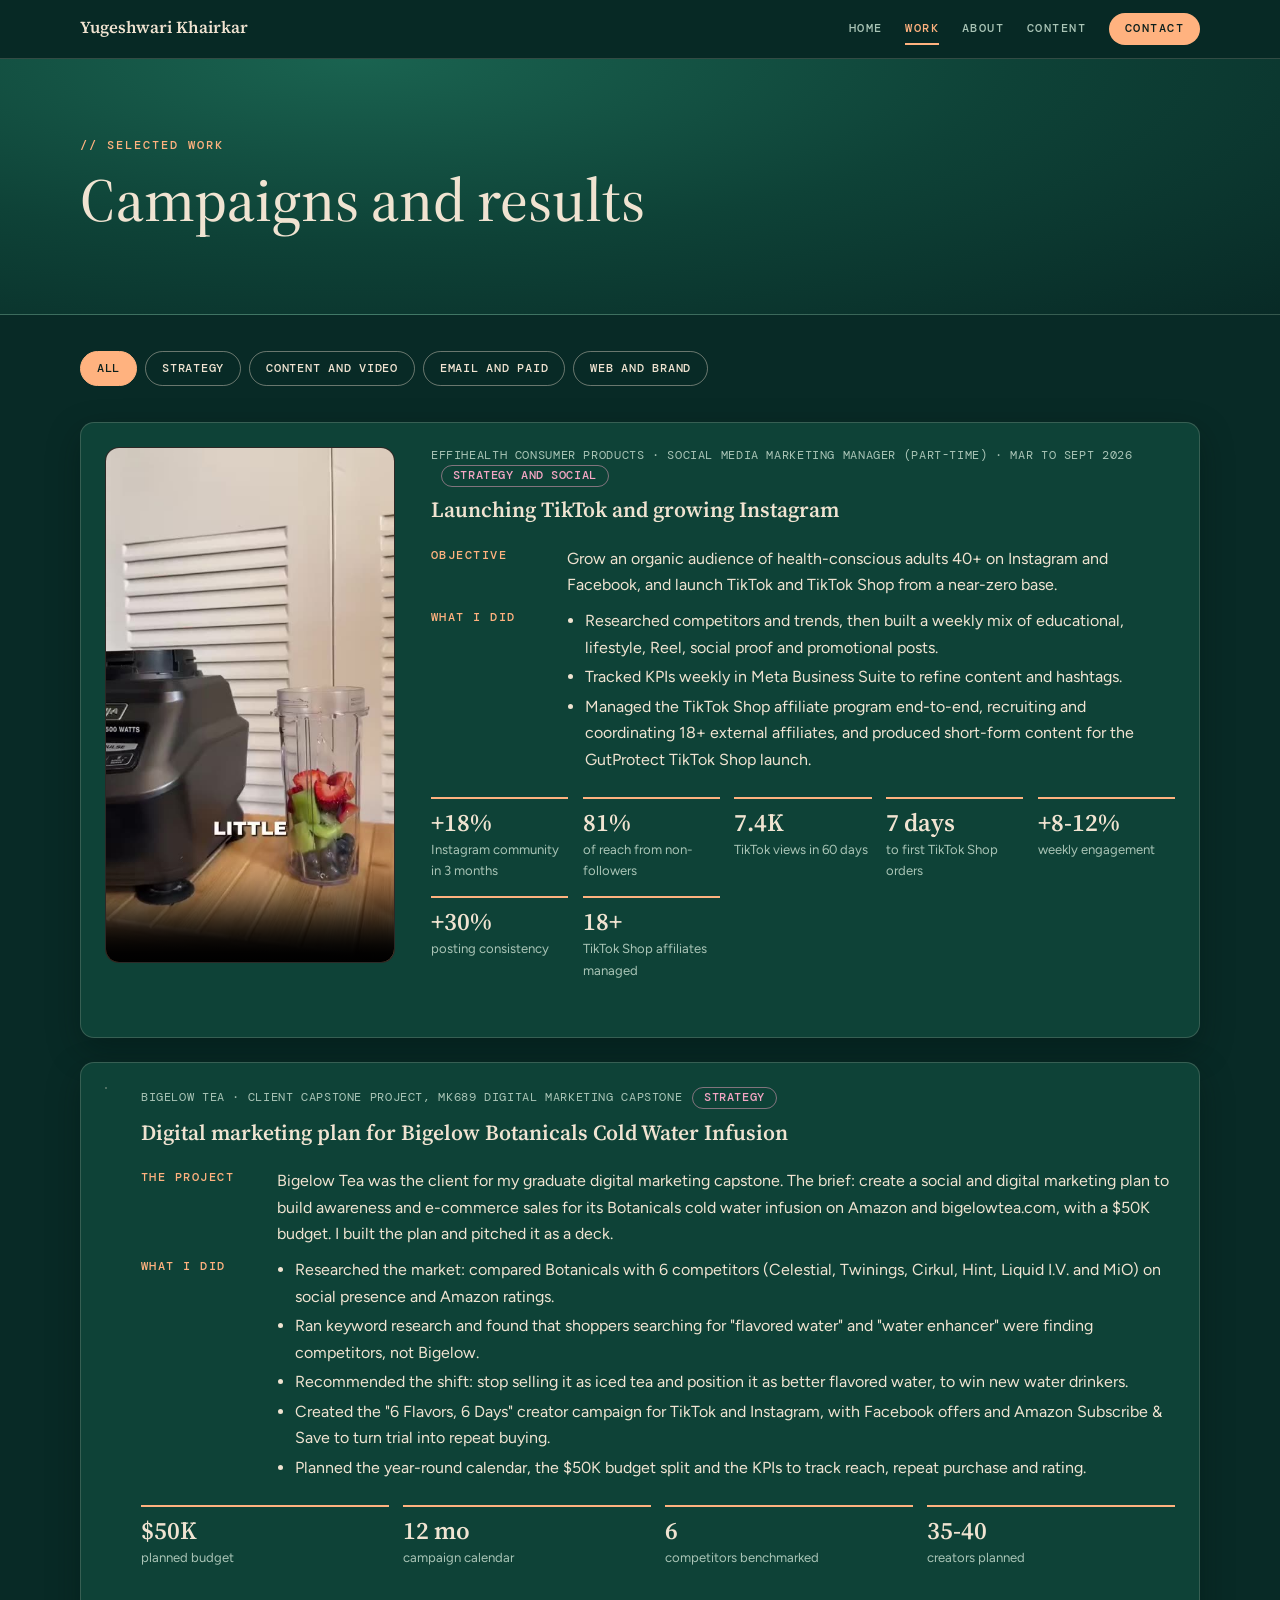
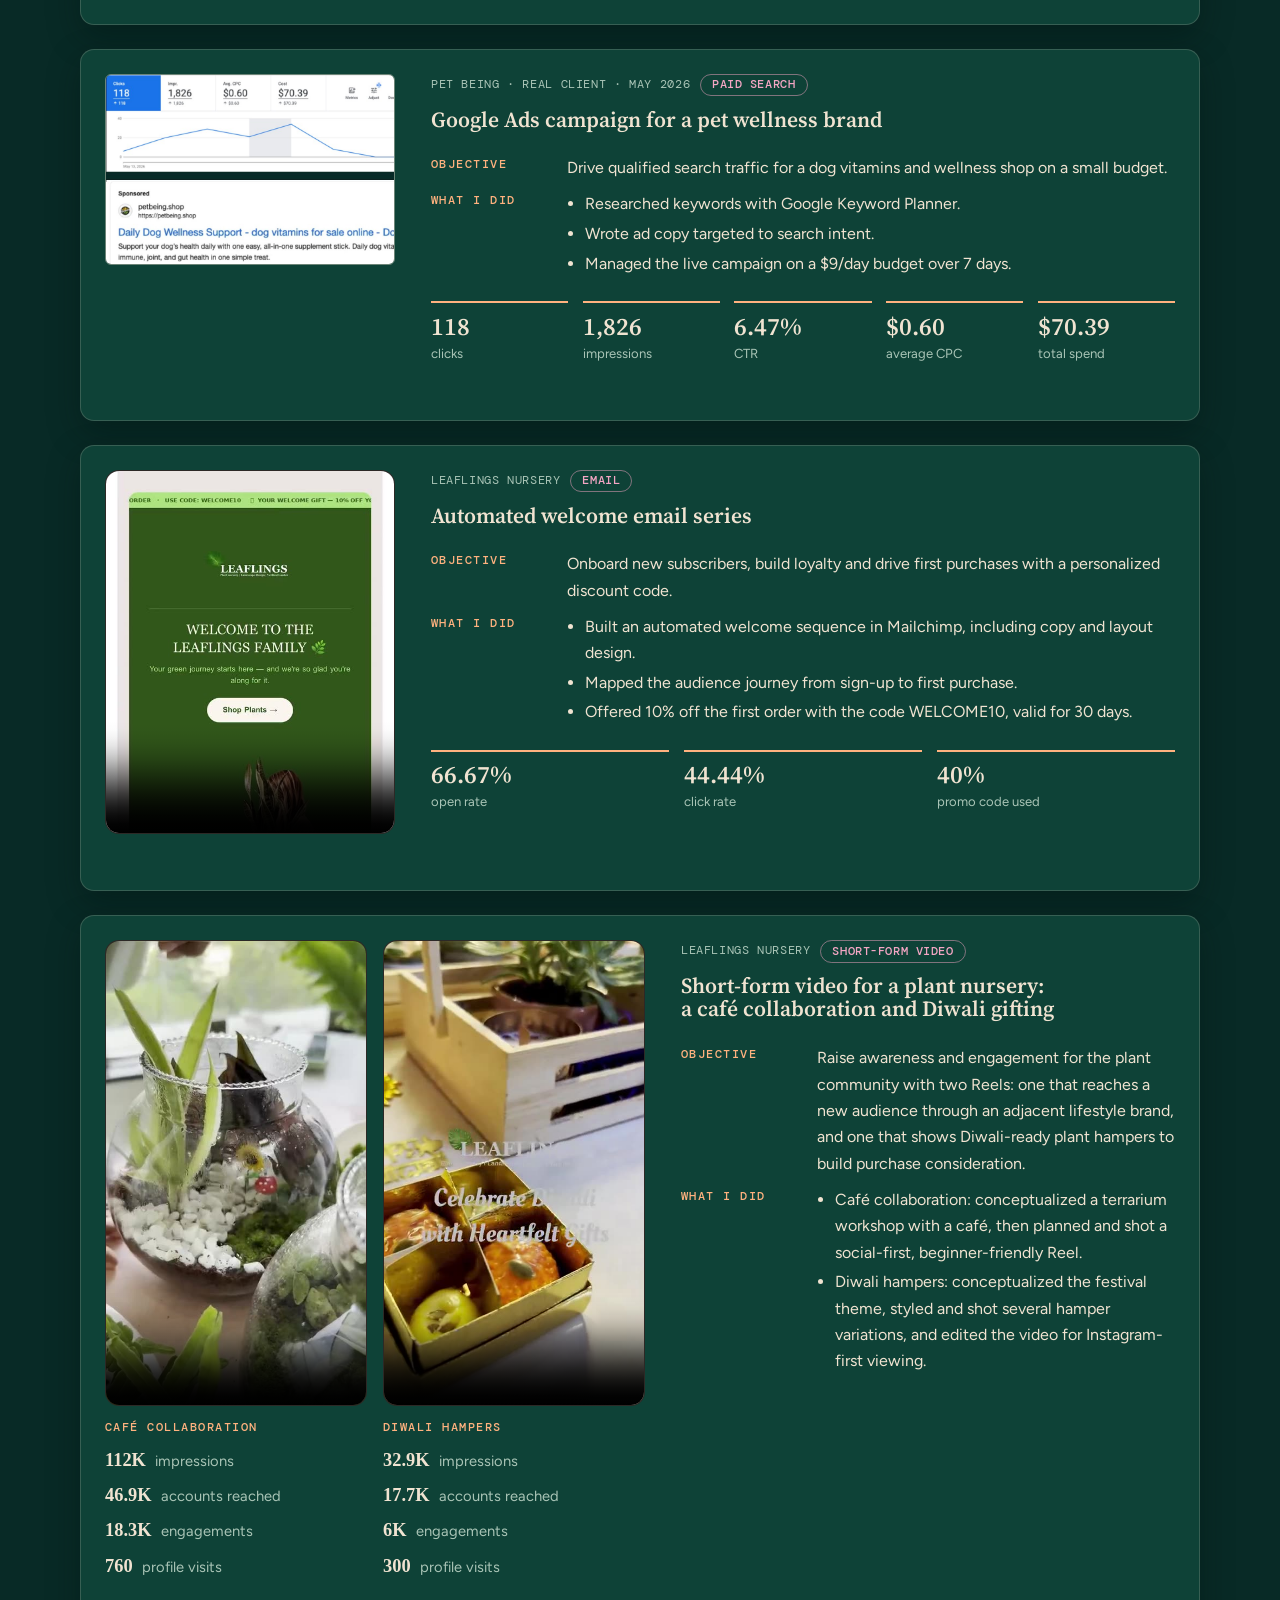
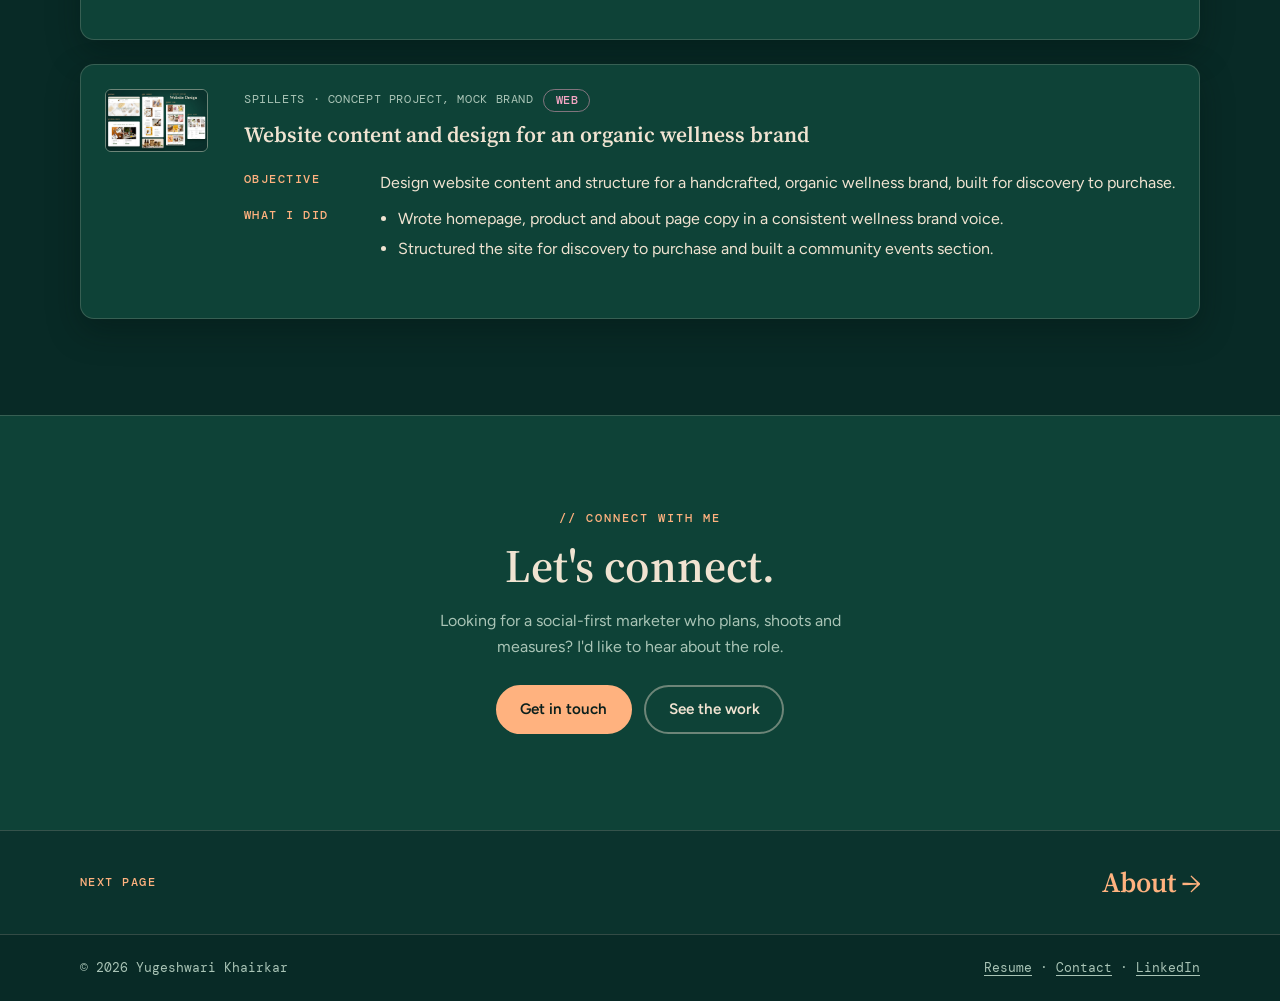
<file: work-5.html>
<!doctype html>
<html lang="en"><head><meta charset="utf-8"><meta name="viewport" content="width=device-width, initial-scale=1, viewport-fit=cover">
<title>Work | Yugeshwari Khairkar</title>
<meta name="claude:viewport-fit-sides" content="cover">
<meta name="description" content="Case studies with results: Google Ads, TikTok and Instagram growth, email, short-form video, brand and web design.">
<meta property="og:type" content="website">
<meta property="og:site_name" content="Yugeshwari Khairkar">
<meta property="og:title" content="Work | Yugeshwari Khairkar">
<meta property="og:description" content="Case studies with results: Google Ads, TikTok and Instagram growth, email, short-form video, brand and web design.">
<meta property="og:url" content="https://yuga-khairkar-shu.github.io/yugeshwari-portfolio/work.html">
<meta property="og:image" content="https://yuga-khairkar-shu.github.io/yugeshwari-portfolio/social-preview.jpg">
<meta property="og:image:width" content="1200">
<meta property="og:image:height" content="630">
<meta name="twitter:card" content="summary_large_image">
<meta name="twitter:title" content="Work | Yugeshwari Khairkar">
<meta name="twitter:description" content="Case studies with results: Google Ads, TikTok and Instagram growth, email, short-form video, brand and web design.">
<meta name="twitter:image" content="https://yuga-khairkar-shu.github.io/yugeshwari-portfolio/social-preview.jpg">
<link rel="icon" href="data:image/svg+xml,%3Csvg xmlns=%27http://www.w3.org/2000/svg%27 viewBox=%270 0 32 32%27%3E%3Crect width=%2732%27 height=%2732%27 rx=%278%27 fill=%27%23082a26%27/%3E%3Ccircle cx=%2716%27 cy=%2716%27 r=%279%27 fill=%27%23F25A1E%27/%3E%3C/svg%3E">
<link rel="stylesheet" href="https://fonts.googleapis.com/css2?family=DM+Mono:wght@400;500&family=Figtree:wght@400;500;600;700&family=Source+Serif+4:ital,opsz,wght@0,8..60,400;0,8..60,600;0,8..60,700;1,8..60,500&display=swap">
<link rel="stylesheet" href="styles.css">
</head><body>
<a class="skip" href="#main">Skip to content</a>
<header class="band top"><div class="wrap"><a class="brand" href="index.html">Yugeshwari Khairkar</a><nav class="nav" aria-label="Main"><a href="index.html">Home</a><a href="work.html" aria-current="page">Work</a><a href="about.html">About</a><a href="content.html">Content</a><a href="contact.html" class="navbtn">Contact</a></nav></div></header>
<main id="main">
<section class="band page-head"><div class="wrap"><div class="eyebrow">// Selected work</div><h1>Campaigns and results</h1></div></section>
<section class="band" style="padding-top:var(--s-4)"><div class="wrap">
  <div class="sec-head"><div class="filters" role="group" aria-label="Filter work">
    <button type="button" data-f="all" aria-pressed="true">All</button>
    <button type="button" data-f="strategy" aria-pressed="false">Strategy</button>
    <button type="button" data-f="video" aria-pressed="false">Content and video</button>
    <button type="button" data-f="email" aria-pressed="false">Email and paid</button>
    <button type="button" data-f="web" aria-pressed="false">Web and brand</button>
  </div></div>
  <div class="cases"><article class="card case" data-tags="strategy social analytics"><video controls playsinline preload="metadata" poster="videos/effihealth-video-1-poster.jpg" aria-label="EffiHealth Cardio Defender smoothie recipe video"><source src="videos/effihealth-video-1.mp4" type="video/mp4"></video><div><div class="meta">EffiHealth Consumer Products &middot; Social Media Marketing Manager (part-time) &middot; Mar to Sept 2026<span class="tag">Strategy and social</span></div><h3>Launching TikTok and growing Instagram</h3><dl><dt>Objective</dt><dd>Grow an organic audience of health-conscious adults 40+ on Instagram and Facebook, and launch TikTok and TikTok Shop from a near-zero base.</dd><dt>What I did</dt><dd><ul><li>Researched competitors and trends, then built a weekly mix of educational, lifestyle, Reel, social proof and promotional posts.</li><li>Tracked KPIs weekly in Meta Business Suite to refine content and hashtags.</li><li>Managed the TikTok Shop affiliate program end-to-end, recruiting and coordinating 18+ external affiliates, and produced short-form content for the GutProtect TikTok Shop launch.</li></ul></dd></dl><div class="stats"><div class="stat"><b>+18%</b><span>Instagram community in 3 months</span></div><div class="stat"><b>81%</b><span>of reach from non-followers</span></div><div class="stat"><b>7.4K</b><span>TikTok views in 60 days</span></div><div class="stat"><b>7 days</b><span>to first TikTok Shop orders</span></div><div class="stat"><b>+8-12%</b><span>weekly engagement</span></div><div class="stat"><b>+30%</b><span>posting consistency</span></div><div class="stat"><b>18+</b><span>TikTok Shop affiliates managed</span></div></div></div></article>
<article class="card case" style="grid-template-columns:minmax(0,1fr)" data-tags="strategy"><img src="images/bigelow-plan.jpg" alt="Two slides from the Bigelow Botanicals plan: keyword research and the big idea" width="1600" height="660" loading="lazy" style="width:100%;height:auto;border-radius:var(--r-sm,10px);border:1px solid var(--line-strong)"><div><div class="meta">Bigelow Tea &middot; Client capstone project, MK689 Digital Marketing Capstone<span class="tag">Strategy</span></div><h3>Digital marketing plan for Bigelow Botanicals Cold Water Infusion</h3><dl><dt>The project</dt><dd>Bigelow Tea was the client for my graduate digital marketing capstone. The brief: create a social and digital marketing plan to build awareness and e-commerce sales for its Botanicals cold water infusion on Amazon and bigelowtea.com, with a $50K budget. I built the plan and pitched it as a deck.</dd><dt>What I did</dt><dd><ul><li>Researched the market: compared Botanicals with 6 competitors (Celestial, Twinings, Cirkul, Hint, Liquid I.V. and MiO) on social presence and Amazon ratings.</li><li>Ran keyword research and found that shoppers searching for "flavored water" and "water enhancer" were finding competitors, not Bigelow.</li><li>Recommended the shift: stop selling it as iced tea and position it as better flavored water, to win new water drinkers.</li><li>Created the "6 Flavors, 6 Days" creator campaign for TikTok and Instagram, with Facebook offers and Amazon Subscribe & Save to turn trial into repeat buying.</li><li>Planned the year-round calendar, the $50K budget split and the KPIs to track reach, repeat purchase and rating.</li></ul></dd></dl><div class="stats"><div class="stat"><b>$50K</b><span>planned budget</span></div><div class="stat"><b>12 mo</b><span>campaign calendar</span></div><div class="stat"><b>6</b><span>competitors benchmarked</span></div><div class="stat"><b>35-40</b><span>creators planned</span></div></div></div></article>
<article class="card case" data-tags="email analytics"><img src="images/google-ads-results.jpg" alt="Google Ads report showing 118 clicks, 1,826 impressions, $0.60 average CPC and $70.39 cost, with the Pet Being search ad" width="868" height="568" loading="lazy" style="width:100%;height:auto;border-radius:var(--r-sm,10px);border:1px solid var(--line-strong)"><div><div class="meta">Pet Being &middot; Real client &middot; May 2026<span class="tag">Paid search</span></div><h3>Google Ads campaign for a pet wellness brand</h3><dl><dt>Objective</dt><dd>Drive qualified search traffic for a dog vitamins and wellness shop on a small budget.</dd><dt>What I did</dt><dd><ul><li>Researched keywords with Google Keyword Planner.</li><li>Wrote ad copy targeted to search intent.</li><li>Managed the live campaign on a $9/day budget over 7 days.</li></ul></dd></dl><div class="stats"><div class="stat"><b>118</b><span>clicks</span></div><div class="stat"><b>1,826</b><span>impressions</span></div><div class="stat"><b>6.47%</b><span>CTR</span></div><div class="stat"><b>$0.60</b><span>average CPC</span></div><div class="stat"><b>$70.39</b><span>total spend</span></div></div></div></article>
<article class="card case" data-tags="email analytics"><video controls playsinline preload="metadata" poster="videos/leaflings-video-email-poster.jpg" aria-label="Screen recording scrolling through the Leaflings welcome email" style="aspect-ratio:884/1110"><source src="videos/leaflings-video-email.mp4" type="video/mp4"></video><div><div class="meta">Leaflings Nursery<span class="tag">Email</span></div><h3>Automated welcome email series</h3><dl><dt>Objective</dt><dd>Onboard new subscribers, build loyalty and drive first purchases with a personalized discount code.</dd><dt>What I did</dt><dd><ul><li>Built an automated welcome sequence in Mailchimp, including copy and layout design.</li><li>Mapped the audience journey from sign-up to first purchase.</li><li>Offered 10% off the first order with the code WELCOME10, valid for 30 days.</li></ul></dd></dl><div class="stats"><div class="stat"><b>66.67%</b><span>open rate</span></div><div class="stat"><b>44.44%</b><span>click rate</span></div><div class="stat"><b>40%</b><span>promo code used</span></div></div></div></article>
<article class="card case vidcase" data-tags="video social"><div class="vpair"><div class="vcol"><video controls playsinline preload="metadata" poster="videos/leaflings-video-java-collab-poster.jpg" aria-label="Leaflings and Java The Coffee Club terrarium workshop reel"><source src="videos/leaflings-video-java-collab.mp4" type="video/mp4"></video><div class="vname">Caf&eacute; collaboration</div><ul class="vstats"><li><b>112K</b> impressions</li><li><b>46.9K</b> accounts reached</li><li><b>18.3K</b> engagements</li><li><b>760</b> profile visits</li></ul></div><div class="vcol"><video controls playsinline preload="metadata" poster="videos/leaflings-video-diwali-poster.jpg" aria-label="Leaflings Diwali plant hamper gifting reel"><source src="videos/leaflings-video-diwali.mp4" type="video/mp4"></video><div class="vname">Diwali hampers</div><ul class="vstats"><li><b>32.9K</b> impressions</li><li><b>17.7K</b> accounts reached</li><li><b>6K</b> engagements</li><li><b>300</b> profile visits</li></ul></div></div><div><div class="meta">Leaflings Nursery<span class="tag">Short-form video</span></div><h3>Short-form video for a plant nursery: a caf&eacute; collaboration and Diwali gifting</h3><dl><dt>Objective</dt><dd>Raise awareness and engagement for the plant community with two Reels: one that reaches a new audience through an adjacent lifestyle brand, and one that shows Diwali-ready plant hampers to build purchase consideration.</dd><dt>What I did</dt><dd><ul><li>Caf&eacute; collaboration: conceptualized a terrarium workshop with a caf&eacute;, then planned and shot a social-first, beginner-friendly Reel.</li><li>Diwali hampers: conceptualized the festival theme, styled and shot several hamper variations, and edited the video for Instagram-first viewing.</li></ul></dd></dl></div></article>
<article class="card case" style="grid-template-columns:minmax(0,1fr)" data-tags="web"><img src="images/spillets-slide.jpg" alt="Spillets website design: homepage, body content, product page, upcoming events and social links" width="1600" height="960" loading="lazy" style="width:100%;height:auto;border-radius:var(--r-sm,10px);border:1px solid var(--line-strong)"><div><div class="meta">Spillets &middot; Concept project, mock brand<span class="tag">Web</span></div><h3>Website content and design for an organic wellness brand</h3><dl><dt>Objective</dt><dd>Design website content and structure for a handcrafted, organic wellness brand, built for discovery to purchase.</dd><dt>What I did</dt><dd><ul><li>Wrote homepage, product and about page copy in a consistent wellness brand voice.</li><li>Structured the site for discovery to purchase and built a community events section.</li></ul></dd></dl></div></article></div>
</div></section>

<section class="band closer"><div class="wrap"><div class="eyebrow">// Connect with me</div><h2>Let's connect.</h2><p>Looking for a social-first marketer who plans, shoots and measures? I'd like to hear about the role.</p><div class="cta"><a class="btn" href="contact.html">Get in touch</a><a class="btn ghost" href="work.html">See the work</a></div></div></section>
</main>
<a class="band nextpage" href="about.html"><span class="wrap"><span class="label">Next page</span><span class="nx">About <span aria-hidden="true">&rarr;</span></span></span></a><footer class="band"><div class="wrap"><span>&copy; 2026 Yugeshwari Khairkar</span><span><a href="Yugeshwari-Khairkar-Resume.pdf" download>Resume</a> &middot; <a href="contact.html">Contact</a> &middot; <a href="https://www.linkedin.com/in/yugeshwarikhairkar" target="_blank" rel="noopener">LinkedIn</a></span></div></footer>
<script src="site.js"></script>
</body></html>
</file>
<file: styles.css>
/* ==========================================================
   Yugeshwari Khairkar portfolio: shared design system
   Koi pond palette: deep pond green, cream, peach/orange koi, lily pink.
   Every page links this one file.
   ========================================================== */
:root {
  /* color tokens */
  --bg: #082a26;           /* page background */
  --bg-alt: #0b332d;       /* alternate section band */
  --surface: #0e4237;      /* cards */
  --surface-2: #135044;    /* raised / hover */
  --text: #F0E3D1;         /* cream */
  --muted: #A9C4B6;        /* secondary text (7:1 on bg) */
  --accent: #FFB27F;       /* peach: links, labels, key numbers */
  --accent-strong: #F25A1E;/* koi orange: fills and hovers */
  --pink: #F4A6C4;         /* lily pink: small details only */
  --on-accent: #0a1f1c;    /* text on accent fills */
  --line: rgba(240,227,209,.18);
  --line-strong: rgba(240,227,209,.42);

  /* type */
  --display: "Source Serif 4", Georgia, "Times New Roman", serif;
  --body: "Figtree", system-ui, -apple-system, "Segoe UI", sans-serif;
  --mono: "DM Mono", ui-monospace, "SF Mono", Menlo, monospace;
  --fs-h1: clamp(2.6rem, 7vw, 4.8rem);
  --fs-h2: clamp(1.9rem, 4.4vw, 2.9rem);
  --fs-h3: clamp(1.3rem, 2.4vw, 1.75rem);
  --fs-h4: 1.1rem;
  --fs-body: 1rem;
  --fs-lead: clamp(1.05rem, 2vw, 1.3rem);
  --fs-caption: .85rem;
  --fs-label: .78rem;

  /* spacing scale */
  --s-1: .5rem; --s-2: 1rem; --s-3: 1.5rem; --s-4: 2.25rem; --s-5: 3.5rem;
  --section: clamp(3.5rem, 8vw, 6rem);

  /* shape and motion */
  --r-sm: 6px; --r: 14px; --r-pill: 999px;
  --shadow: 0 12px 32px rgba(2,16,14,.35);
  --ease: 180ms ease;
  color-scheme: dark;
}

* { box-sizing: border-box; }
html { scroll-behavior: smooth; scroll-padding-top: 80px; }
body {
  margin: 0; background: var(--bg); color: var(--text);
  font: 400 var(--fs-body)/1.65 var(--body);
  padding-left: max(16px, env(safe-area-inset-left, 0px));
  padding-right: max(16px, env(safe-area-inset-right, 0px));
}
body::before { content: ""; position: fixed; inset: 0 0 auto; height: env(safe-area-inset-top, 0px); z-index: 30; background: var(--bg); }
.band { margin-inline: calc(-1 * max(16px, env(safe-area-inset-left, 0px))); padding-inline: max(16px, env(safe-area-inset-left, 0px)); }
.wrap { max-width: 1120px; margin-inline: auto; }
.alt { background: var(--bg-alt); }
section { padding-block: var(--section); }
p { margin: 0; }
a { color: var(--accent); text-underline-offset: 3px; transition: color var(--ease); }
a:hover { color: var(--text); }
:focus-visible { outline: 3px solid var(--accent); outline-offset: 3px; border-radius: 2px; }
.skip { position: absolute; left: -999px; top: 0; background: var(--accent); color: var(--on-accent); padding: .6rem 1rem; z-index: 50; }
.skip:focus { left: 8px; top: 8px; }

/* type */
h1, h2, h3, h4 { font-family: var(--display); font-weight: 600; line-height: 1.1; margin: 0; text-wrap: balance; }
h1 { font-size: var(--fs-h1); font-weight: 500; }
h2 { font-size: var(--fs-h2); }
h3 { font-size: var(--fs-h3); }
h4 { font-size: var(--fs-h4); }
.lead { font-size: var(--fs-lead); color: var(--text); max-width: 36rem; }
.muted { color: var(--muted); }
.caption { font-size: var(--fs-caption); color: var(--muted); }
.eyebrow { font: 500 var(--fs-label)/1 var(--mono); letter-spacing: .16em; text-transform: uppercase; color: var(--accent); margin-bottom: var(--s-2); }
.label { font: 500 var(--fs-label)/1.5 var(--mono); letter-spacing: .12em; text-transform: uppercase; color: var(--accent); }
.sec-head { margin-bottom: var(--s-4); }
.sec-head.row { display: flex; flex-wrap: wrap; align-items: end; justify-content: space-between; gap: var(--s-3); }

/* draft banner */
.draft { background: #04181a; color: var(--text); font: 400 .85rem/1.4 var(--mono); padding-block: .6rem; border-bottom: 1px solid var(--line); }
.draft .wrap { display: flex; gap: 1rem; align-items: center; justify-content: space-between; }
.draft button { background: none; border: 1px solid var(--line-strong); color: inherit; font: inherit; padding: .2rem .6rem; border-radius: var(--r-sm); cursor: pointer; }

/* navbar */
.top { position: sticky; top: env(safe-area-inset-top, 0px); z-index: 20; background: rgba(8,42,38,.94); backdrop-filter: blur(8px); border-bottom: 1px solid var(--line); }
.top .wrap { display: flex; align-items: center; justify-content: space-between; gap: var(--s-2); padding-block: .8rem; }
.brand { font: 600 1.05rem/1 var(--display); color: var(--text); text-decoration: none; white-space: nowrap; }
.nav { display: flex; gap: 1.4rem; overflow-x: auto; scrollbar-width: none; }
.nav a { font: 500 var(--fs-label)/1 var(--mono); letter-spacing: .12em; text-transform: uppercase; text-decoration: none; color: var(--muted); padding-block: .55rem; white-space: nowrap; border-bottom: 2px solid transparent; transition: color var(--ease), border-color var(--ease); }
.nav a:hover { color: var(--text); }
.nav a[aria-current="page"] { color: var(--accent); border-bottom-color: var(--accent); }

/* buttons */
.btn { display: inline-block; text-decoration: none; font: 600 .95rem/1 var(--body); padding: .95rem 1.4rem; border-radius: var(--r-pill); border: 2px solid var(--accent); background: var(--accent); color: var(--on-accent); cursor: pointer; transition: background var(--ease), border-color var(--ease), color var(--ease), transform var(--ease); }
.btn:hover { background: var(--accent-strong); border-color: var(--accent-strong); color: var(--on-accent); transform: translateY(-2px); }
.btn.ghost { background: transparent; color: var(--text); border-color: var(--line-strong); }
.btn.ghost:hover { border-color: var(--accent); color: var(--accent); background: transparent; }
.cta { display: flex; flex-wrap: wrap; gap: .8rem; margin-top: var(--s-3); }

/* chips and tags */
.chips { display: flex; flex-wrap: wrap; gap: .6rem; margin: var(--s-3) 0 0; padding: 0; list-style: none; }
.chips li, .tag { border: 1.5px solid var(--line-strong); color: var(--text); border-radius: var(--r-pill); padding: .35rem .95rem; font: 500 .82rem/1.2 var(--mono); text-transform: uppercase; letter-spacing: .05em; }
.tag { display: inline-block; padding: .2rem .7rem; color: var(--pink); border-color: rgba(244,166,196,.5); margin-left: .6rem; font-size: .72rem; }
.tools { display: flex; flex-wrap: wrap; gap: .5rem; padding: 0; list-style: none; margin: var(--s-3) 0 0; }
.tools li { border: 1px solid var(--line-strong); border-radius: var(--r-sm); padding: .45rem .8rem; font-size: .92rem; font-weight: 500; background: var(--surface); }

/* cards */
.card { background: var(--surface); border: 1px solid var(--line); border-radius: var(--r); padding: var(--s-3); box-shadow: var(--shadow); }
a.card { display: block; color: inherit; text-decoration: none; transition: transform var(--ease), border-color var(--ease), background var(--ease); }
a.card:hover { transform: translateY(-4px); border-color: var(--accent); background: var(--surface-2); color: inherit; }
.card h3 { font-size: 1.35rem; }
.card .label { margin-bottom: .6rem; display: block; }
.grid-3 { display: grid; grid-template-columns: repeat(auto-fit, minmax(240px, 1fr)); gap: var(--s-2); }

/* stats */
.stats { display: grid; grid-template-columns: repeat(auto-fit, minmax(118px, 1fr)); gap: .9rem; margin-top: var(--s-3); }
.stat { border-top: 2px solid var(--accent); padding-top: .6rem; }
.stat b { display: block; font: 600 1.9rem/1.05 var(--display); color: var(--text); }
.stat span { display: block; font-size: .82rem; color: var(--muted); margin-top: .25rem; }

/* placeholders for media */
.ph { position: relative; width: 100%; display: grid; place-items: center; text-align: center; padding: 1rem; border-radius: var(--r);
  border: 1.5px dashed var(--line-strong);
  background: repeating-linear-gradient(135deg, rgba(240,227,209,.05) 0 10px, transparent 10px 20px);
  font: 500 .78rem/1.4 var(--mono); letter-spacing: .08em; text-transform: uppercase; color: var(--muted); }
.ph small { display: block; text-transform: none; letter-spacing: 0; font-weight: 400; margin-top: .35rem; opacity: .9; }
.r-portrait { aspect-ratio: 4 / 5; }
.r-video { aspect-ratio: 9 / 14; }
.r-wide { aspect-ratio: 16 / 10; }
.r-square { aspect-ratio: 1 / 1; }

/* page header (inner pages): still pond, no animation */
.page-head { padding-block: clamp(3rem, 7vw, 5rem); background: radial-gradient(ellipse at 28% 0%, #1a6350 0%, #0e4237 50%, #082a26 100%); border-bottom: 1px solid var(--line); }
.page-head h1 { font-size: clamp(2.3rem, 6vw, 3.8rem); }
.page-head p { margin-top: var(--s-2); }

/* cover (home only): koi pond canvas */
.pond { position: relative; overflow: hidden; padding-block: clamp(2.5rem, 7vw, 5rem); background: radial-gradient(ellipse at 28% 18%, #1a6350 0%, #0e4237 48%, #082a26 100%); }
.pond #koi { position: absolute; inset: 0; width: 100%; height: 100%; display: block; }
.pond .wrap { position: relative; z-index: 1; pointer-events: none; display: grid; grid-template-columns: minmax(0, 1.25fr) minmax(0, .75fr); gap: clamp(1.5rem, 5vw, 4rem); align-items: end; }
.pond .wrap a, .pond .wrap button { pointer-events: auto; }
.pond h1 { font-weight: 400; text-shadow: 0 2px 24px rgba(4,24,22,.55); }
.pond h1 b { color: var(--accent); font-weight: 600; }
.pond .role { font: 700 clamp(1.1rem, 2.6vw, 1.6rem)/1.2 var(--display); text-transform: uppercase; letter-spacing: .03em; margin-top: var(--s-3); text-shadow: 0 2px 16px rgba(4,24,22,.6); }
.pond .lead { margin-top: var(--s-2); text-shadow: 0 1px 14px rgba(4,24,22,.7); }
.pond .chips li { background: rgba(8,42,38,.4); }
.pond .btn.ghost { background: rgba(8,42,38,.7); }
.pond .btn.ghost:hover { background: rgba(8,42,38,.7); }
.pond .where { margin-top: var(--s-3); font: 400 .85rem/1.4 var(--mono); color: var(--muted); }
.pond .hint { margin-top: .5rem; font: 400 .78rem/1.4 var(--mono); color: var(--muted); }
.pond .ph { background-color: rgba(8,42,38,.4); }

/* proof strip */
.proof { padding-block: var(--s-4); background: var(--surface); border-block: 1px solid var(--line); }
.proof ul { list-style: none; margin: 0; padding: 0; display: grid; grid-template-columns: repeat(auto-fit, minmax(170px, 1fr)); gap: var(--s-3) var(--s-4); }
.proof b { display: block; font: 600 clamp(2rem, 4vw, 2.8rem)/1 var(--display); color: var(--accent); }
.proof span { display: block; margin-top: .45rem; font-size: .92rem; color: var(--text); max-width: 16rem; }

/* two-column layout */
.split { display: grid; grid-template-columns: minmax(0, 1.2fr) minmax(0, .8fr); gap: clamp(2rem, 5vw, 4rem); }
.split.even { grid-template-columns: minmax(0, 1fr) minmax(0, 1fr); }
.about-copy h2 em { color: var(--accent); font-style: italic; font-weight: 500; display: block; }
.about-copy p { color: var(--muted); margin-top: var(--s-2); max-width: 36rem; }
.facts { display: grid; grid-template-columns: repeat(2, minmax(0, 1fr)); gap: var(--s-2); align-content: start; }
.fact { background: var(--surface); border: 1px solid var(--line); border-radius: var(--r); padding: 1.1rem; }
.fact .label { display: block; margin-bottom: .7rem; }
.fact p { font-size: .95rem; }

/* filters */
.filters { display: flex; flex-wrap: wrap; gap: .5rem; }
.filters button { font: 500 var(--fs-label)/1 var(--mono); letter-spacing: .06em; text-transform: uppercase; background: transparent; color: var(--text); border: 1.5px solid var(--line-strong); border-radius: var(--r-pill); padding: .65rem 1rem; cursor: pointer; transition: background var(--ease), color var(--ease), border-color var(--ease); }
.filters button:hover { border-color: var(--accent); color: var(--accent); }
.filters button[aria-pressed="true"] { background: var(--accent); border-color: var(--accent); color: var(--on-accent); }

/* case studies */
.cases { display: grid; gap: var(--s-3); }
.case { display: grid; grid-template-columns: minmax(0, 300px) minmax(0, 1fr); gap: clamp(1.5rem, 4vw, 3rem); }
.case[hidden] { display: none; }
.case .meta { font: 400 var(--fs-label)/1.4 var(--mono); color: var(--muted); letter-spacing: .05em; text-transform: uppercase; margin-bottom: .7rem; }
.case dl { display: grid; grid-template-columns: 7.5rem minmax(0, 1fr); gap: .9rem 1.2rem; margin: var(--s-3) 0 0; }
.case dt { font: 500 var(--fs-label)/1.6 var(--mono); letter-spacing: .12em; text-transform: uppercase; color: var(--accent); }
.case dd { margin: 0; }
.case dd ul { margin: 0; padding-left: 1.1rem; }
.case dd li + li { margin-top: .3rem; }

/* strategy */
.week { display: grid; grid-template-columns: repeat(5, minmax(0, 1fr)); gap: .8rem; margin-top: var(--s-2); }
.day { background: var(--surface); border: 1px solid var(--line); border-radius: var(--r); padding: 1rem; }
.day h3 { font: 600 .9rem/1 var(--mono); letter-spacing: .12em; text-transform: uppercase; color: var(--text); }
.day i { display: block; font: 600 1.15rem/1.2 var(--display); color: var(--accent); margin: .6rem 0; font-style: normal; }
.day p { font-size: .9rem; color: var(--muted); }
.note { margin-top: var(--s-3); font-weight: 600; }

/* gallery */
.gal-title { margin: var(--s-4) 0 var(--s-2); }
.grid { display: grid; grid-template-columns: repeat(auto-fill, minmax(160px, 1fr)); gap: .8rem; }
.tile { margin: 0; }
.tile figcaption { font-size: var(--fs-caption); margin-top: .45rem; color: var(--muted); }

/* skills and credentials */
.level { padding-block: var(--s-2); border-top: 1px solid var(--line); display: grid; grid-template-columns: 8rem minmax(0, 1fr); gap: var(--s-2); }
.level ul, .list { list-style: none; margin: 0; padding: 0; }
.list { margin-top: var(--s-2); }
.list li { padding-block: .75rem; border-top: 1px solid var(--line); }
.list li small { display: block; color: var(--muted); font-size: var(--fs-caption); }

/* contact */
.rows { display: grid; gap: var(--s-2); }
.rows > div { border-top: 1px solid var(--line); padding-top: .9rem; }
.rows .label { display: block; margin-bottom: .4rem; }
.rows a, .rows span.v { font: 600 1.2rem/1.3 var(--display); overflow-wrap: anywhere; }
.copy { margin-left: .6rem; font: 500 .75rem/1 var(--mono); background: transparent; border: 1px solid var(--line-strong); color: var(--text); padding: .4rem .7rem; border-radius: var(--r-pill); cursor: pointer; vertical-align: middle; transition: border-color var(--ease), color var(--ease); }
.copy:hover { border-color: var(--accent); color: var(--accent); }

/* closing call to action band */
.closer { text-align: center; background: var(--surface); border-top: 1px solid var(--line); }
.closer p { margin: var(--s-2) auto 0; max-width: 30rem; color: var(--muted); }
.closer .cta { justify-content: center; }

/* footer */
footer { padding-block: var(--s-3); border-top: 1px solid var(--line); font: 400 .8rem/1.4 var(--mono); color: var(--muted); }
footer .wrap { display: flex; flex-wrap: wrap; justify-content: space-between; gap: var(--s-2); }
footer a { color: var(--muted); }
footer a:hover { color: var(--accent); }

@media (max-width: 860px) {
  .pond .wrap, .split, .split.even { grid-template-columns: minmax(0, 1fr); }
  .pond .ph { max-width: 340px; }
  .case { grid-template-columns: minmax(0, 1fr); }
  .case .ph { max-width: 360px; }
  .case dl { grid-template-columns: minmax(0, 1fr); gap: .3rem; }
  .case dd { margin-bottom: .7rem; }
  .week { grid-template-columns: minmax(0, 1fr); }
  .level { grid-template-columns: minmax(0, 1fr); gap: .3rem; }
}
@media (max-width: 640px) {
  .top .wrap { flex-wrap: wrap; row-gap: 0; padding-block: .6rem 0; }
  .nav { width: 100%; gap: .85rem; }
  .nav a { font-size: .68rem; letter-spacing: .05em; }
}
@media (max-width: 480px) { .facts { grid-template-columns: minmax(0, 1fr); } }
@media (prefers-reduced-motion: reduce) { html { scroll-behavior: auto; } * { transition: none !important; } }

/* process steps and draft markers */
.steps { display: grid; grid-template-columns: repeat(auto-fit, minmax(220px, 1fr)); gap: var(--s-2); counter-reset: s; list-style: none; margin: 0; padding: 0; }
.steps li { counter-increment: s; }
.steps li::before { content: "0" counter(s); display: block; font: 500 var(--fs-label)/1 var(--mono); color: var(--accent); margin-bottom: .8rem; }
.todo { color: var(--pink); font-style: italic; }

/* next-page strip: lets visitors read the whole site in order */
.nextpage { display: block; text-decoration: none; background: var(--bg-alt); border-top: 1px solid var(--line); padding-block: var(--s-4); color: var(--text); transition: background var(--ease); }
.nextpage:hover { background: var(--surface); color: var(--text); }
.nextpage .wrap { display: flex; align-items: center; justify-content: space-between; gap: var(--s-2); }
.nextpage .nx { font: 600 var(--fs-h3)/1.1 var(--display); color: var(--accent); }

/* gallery images and lightbox */
.tile .zoom { display: block; width: 100%; padding: 0; border: 1px solid var(--line); border-radius: var(--r); overflow: hidden; background: var(--surface); cursor: zoom-in; transition: transform var(--ease), border-color var(--ease); }
.tile .zoom:hover { transform: translateY(-3px); border-color: var(--accent); }
.tile .zoom img { display: block; width: 100%; height: auto; height: auto; }
#lightbox { border: 1px solid var(--line-strong); border-radius: var(--r); background: var(--bg); padding: var(--s-2); max-width: min(92vw, 760px); max-height: 94vh; color: var(--text); }
#lightbox::backdrop { background: rgba(2,16,14,.82); }
#lightbox img { display: block; max-width: 100%; max-height: calc(94vh - 5rem); margin: 0 auto; border-radius: var(--r-sm); }
.lb-close { display: block; margin: 0 0 var(--s-1) auto; font: 500 var(--fs-label)/1 var(--mono); background: transparent; color: var(--text); border: 1px solid var(--line-strong); border-radius: var(--r-pill); padding: .5rem .9rem; cursor: pointer; }
.lb-close:hover { border-color: var(--accent); color: var(--accent); }

/* video tiles */
.vgrid { grid-template-columns: repeat(auto-fill, minmax(200px, 1fr)); }
.tile video { display: block; width: 100%; aspect-ratio: 9 / 16; background: #000; border: 1px solid var(--line); border-radius: var(--r); object-fit: cover; }
.vkind { display: block; font: 500 .72rem/1.4 var(--mono); letter-spacing: .08em; text-transform: uppercase; color: var(--accent); margin-top: .15rem; }

.case > video { display: block; width: 100%; aspect-ratio: 9 / 16; background: #000; border: 1px solid var(--line); border-radius: var(--r); object-fit: cover; align-self: start; }
@media (max-width: 860px) { .case > video { max-width: 360px; } }

/* cover: text left, visual story right; koi stay clear of the text (see koi.js) */
.pond .wrap { grid-template-columns: minmax(0, 1.2fr) minmax(0, .8fr); align-items: start; row-gap: var(--s-2); }
.pond #pond-rest { grid-column: 1 / -1; }
.pond #pond-rest .lead { max-width: none; }
.pond .years { display: flex; align-items: center; gap: 1rem; margin: var(--s-3) 0 0; }
.pond .years b { font: 600 clamp(3rem, 7vw, 4.6rem)/.9 var(--display); color: var(--accent); text-shadow: 0 2px 20px rgba(4,24,22,.5); }
.pond .years span { font: 500 .85rem/1.35 var(--mono); text-transform: uppercase; letter-spacing: .05em; border-left: 2px solid var(--accent); padding-left: 1rem; }
.story .eyebrow { margin-bottom: var(--s-2); }
.reel { list-style: none; margin: 0; padding: 0; display: grid; grid-template-columns: repeat(3, minmax(0, 1fr)); gap: .8rem; align-items: start; }
.fr { background: rgba(8,42,38,.82); border: 1px solid var(--line-strong); border-radius: var(--r); padding: .6rem; box-shadow: 0 14px 32px rgba(2,16,14,.4); }
.fr.f2 { margin-top: 1.6rem; } .fr.f3 { margin-top: .6rem; }
.fr .n { display: block; font: 500 .7rem/1 var(--mono); text-transform: uppercase; letter-spacing: .06em; color: var(--accent); margin-bottom: .5rem; }
.fr img { display: block; width: 100%; height: 190px; object-fit: cover; object-position: top center; border-radius: var(--r-sm); }
.fr.f3 img { object-position: left top; }
.fr .brief { display: grid; gap: .4rem; height: 190px; align-content: center; }
.fr .brief b { display: block; font: 500 .74rem/1 var(--mono); text-transform: uppercase; letter-spacing: .05em; padding: .55rem .6rem; border: 1.5px dashed var(--line-strong); border-radius: var(--r-sm); color: var(--text); }
.fr p { margin: .55rem 0 0; font-size: .8rem; line-height: 1.3; color: var(--muted); }
@media (max-width: 860px) { .pond .wrap { grid-template-columns: minmax(0, 1fr); gap: var(--s-4); } .pond { padding-bottom: 210px; } .fr img, .fr .brief { height: 140px; } .fr p { font-size: .74rem; } }
.about-intro { display: grid; grid-template-columns: minmax(0, 340px) minmax(0, 1fr); gap: clamp(2rem, 5vw, 4rem); align-items: start; }
.photo { margin: 0; aspect-ratio: 4 / 5; background: radial-gradient(ellipse 70% 55% at 50% 62%, rgba(26,99,80,.75), transparent 72%); }
.photo img { display: block; width: 100%; height: 100%; object-fit: contain; object-position: bottom center; filter: drop-shadow(0 14px 28px rgba(2,16,14,.45)); -webkit-mask-image: linear-gradient(to bottom, #000 86%, transparent); mask-image: linear-gradient(to bottom, #000 86%, transparent); }
@media (max-width: 860px) { .about-intro { grid-template-columns: minmax(0, 1fr); } .photo { max-width: 300px; } }

/* nav contact button, home card images, show-more */
.nav a.navbtn { background: var(--accent); color: var(--on-accent); border-bottom-color: transparent; border-radius: var(--r-pill); padding: .55rem 1rem; }
.nav a.navbtn:hover, .nav a.navbtn[aria-current="page"] { background: var(--accent-strong); color: var(--on-accent); border-bottom-color: transparent; }
.cardimg { display: block; width: 100%; height: auto; max-height: none; aspect-ratio: 16 / 10; object-fit: cover; object-position: top center; border-radius: var(--r-sm); border: 1px solid var(--line-strong); margin-bottom: 1rem; }
.tile[hidden] { display: none; }
.more { margin-top: var(--s-3); }

.skillgrp { margin-top: var(--s-3); }
.skillgrp:first-of-type { margin-top: var(--s-2); }
.skillgrp .label { display: block; margin-bottom: .5rem; }

@media (min-width: 700px) { .proof ul { grid-template-columns: repeat(3, minmax(0, 1fr)); } }

.vpair { display: grid; grid-template-columns: repeat(2, minmax(0, 1fr)); gap: 1rem; align-self: start; }
.vpair video { display: block; width: 100%; aspect-ratio: 9 / 16; background: #000; border: 1px solid var(--line); border-radius: var(--r); object-fit: cover; }
@media (max-width: 860px) { .vpair { max-width: 100%; } }
.vcol { min-width: 0; }
.vname { font: 500 var(--fs-label)/1.4 var(--mono); letter-spacing: .12em; text-transform: uppercase; color: var(--accent); margin: .8rem 0 .4rem; }
.vstats { list-style: none; margin: 0; padding: 0; color: var(--muted); font-size: .92rem; }
.vstats li { padding: .15rem 0; }
.vstats b { color: var(--text); font-family: var(--serif, Georgia, serif); font-size: 1.15rem; margin-right: .35rem; }
.case.vidcase { grid-template-columns: minmax(0, 540px) minmax(0, 1fr); }
@media (max-width: 860px) { .case.vidcase { grid-template-columns: minmax(0, 1fr); } .vpair { max-width: 420px; } }
.levels3 { display: grid; grid-template-columns: repeat(3, minmax(0, 1fr)); gap: var(--s-3); margin-top: var(--s-3); }
.levels3 .level { display: block; padding-top: var(--s-2); }
.levels3 .level .label { display: block; margin-bottom: .5rem; }
.toolslogos { margin-top: var(--s-5, 3.5rem); }
.toolslogos .label { display: block; margin-bottom: 1rem; }
.toolslogos ul { list-style: none; margin: 0; padding: 0; display: flex; flex-wrap: wrap; justify-content: center; gap: .8rem; }
.toolslogos li { flex: 0 0 calc((100% - 5 * .8rem) / 6); display: flex; align-items: center; justify-content: center; height: 76px; padding: .6rem .9rem; background: #F4EBDD; border-radius: var(--r-sm, 10px); }
.toolslogos img { display: block; max-width: 100%; max-height: 100%; width: auto; height: auto; }
.alsotools { margin: .9rem 0 0; color: var(--muted); font-size: .9rem; }
.skills3 { display: grid; grid-template-columns: repeat(3, minmax(0, 1fr)); gap: var(--s-4); margin-top: var(--s-5, 3.5rem); }
.skills3 .skillgrp { margin-top: 0; }
@media (max-width: 960px) { .toolslogos li { flex-basis: calc((100% - 3 * .8rem) / 4); } .skills3 { grid-template-columns: minmax(0, 1fr); } }
@media (max-width: 640px) { .levels3 { grid-template-columns: minmax(0, 1fr); gap: 0; } .toolslogos li { flex-basis: calc((100% - 2 * .8rem) / 3); height: 64px; } }

/* Unified case template */
.case { display: grid; grid-template-columns: minmax(0, 360px) minmax(0, 1fr); grid-template-areas: "head head" "media text" "stats stats"; gap: var(--s-3) clamp(1.5rem, 4vw, 3rem); align-items: start; }
.casehead { grid-area: head; }
.casehead h3 { margin: 0; }
.casehead .meta { margin-bottom: .6rem; }
.casemedia { grid-area: media; min-width: 0; }
.casetext { grid-area: text; min-width: 0; }
.casetext dl { margin-top: 0; }
.case > .stats, .case > .statgroups { grid-area: stats; margin-top: 0; padding-top: var(--s-3); border-top: 1px solid var(--line); }
.casemedia video { display: block; width: 100%; max-width: 320px; aspect-ratio: 9 / 16; background: #000; border: 1px solid var(--line); border-radius: var(--r); object-fit: cover; }
.case.is-wide { grid-template-columns: minmax(0, 1fr); grid-template-areas: "head" "media" "text" "stats"; }
.case.is-vid2 { grid-template-columns: minmax(0, 560px) minmax(0, 1fr); }
.casemedia .vpair video { max-width: none; }
.statgroups { display: grid; grid-template-columns: repeat(2, minmax(0, 1fr)); gap: var(--s-3) var(--s-4); }
.sgroup .stats { margin-top: .5rem; grid-template-columns: repeat(4, minmax(0, 1fr)); }
.sglabel { font: 500 var(--fs-label)/1.4 var(--mono); letter-spacing: .12em; text-transform: uppercase; color: var(--accent); }
@media (max-width: 860px) {
  .case, .case.is-vid2 { grid-template-columns: minmax(0, 1fr); grid-template-areas: "head" "media" "text" "stats"; }
  .casemedia video { max-width: 320px; }
  .casemedia .vpair { max-width: 460px; }
  .statgroups { grid-template-columns: minmax(0, 1fr); }
}
@media (max-width: 480px) { .sgroup .stats { grid-template-columns: repeat(2, minmax(0, 1fr)); } }

/* Compact case sizing */
.case { gap: var(--s-2) clamp(1.25rem, 3vw, 2.25rem); grid-template-columns: minmax(0, 290px) minmax(0, 1fr); padding: var(--s-3); }
.case.is-wide { grid-template-columns: minmax(0, 1fr); }
.case.is-vid2 { grid-template-columns: minmax(0, 440px) minmax(0, 1fr); }
.casehead h3 { font-size: clamp(1.25rem, 2.2vw, 1.55rem); }
.casemedia video { max-width: 250px; }
.casemedia .vpair { gap: .7rem; }
.casemedia .vpair video { max-width: none; }
.case.is-wide .casemedia { max-width: 860px; }
.case > .stats, .case > .statgroups { padding-top: var(--s-2); }
.stat b { font-size: 1.55rem; }
.case dl { gap: .6rem 1rem; }
.case dd li + li { margin-top: .2rem; }
@media (max-width: 860px) { .case, .case.is-vid2 { grid-template-columns: minmax(0, 1fr); padding: var(--s-2); } }

.flow { display: grid; gap: .35rem; max-width: 280px; }
.fstep { background: rgba(240,227,209,.08); border: 1px solid var(--line-strong); border-radius: 10px; padding: .55rem .8rem; }
.fstep span { font: 500 .7rem/1.3 var(--mono); letter-spacing: .12em; text-transform: uppercase; color: var(--accent); }
.fstep div { font-size: .9rem; margin-top: .1rem; }
.farrow { text-align: center; color: var(--accent); line-height: 1; }

.is-flow .casemedia { max-width: none; }
.is-flow .flow { max-width: none; grid-template-columns: repeat(5, minmax(0, 1fr)); gap: 1.1rem; }
.is-flow .fstep { position: relative; padding: .5rem .7rem; }
.is-flow .fstep:not(:last-child)::after { content: "\2192"; position: absolute; right: -1rem; top: 50%; transform: translateY(-50%); width: .9rem; text-align: center; color: var(--accent); font-size: .95rem; }
.is-flow .fstep div { font-size: .85rem; line-height: 1.3; }
@media (max-width: 760px) { .is-flow .flow { grid-template-columns: repeat(2, minmax(0, 1fr)); gap: .5rem; } .is-flow .fstep:not(:last-child)::after { display: none; } }

/* Phone frames for vertical videos (Content page) */
.vgrid { grid-template-columns: repeat(auto-fill, minmax(210px, 1fr)); gap: 2rem 1.6rem; justify-items: center; }
.vgrid .tile { width: 100%; max-width: 240px; text-align: center; }
.phone { position: relative; padding: 9px; background: linear-gradient(145deg, #1d5a4d, #0f3d34); border-radius: 34px; box-shadow: 0 0 0 2px var(--accent), 0 0 28px rgba(255,178,127,.35); }
.phone::before { content: ""; position: absolute; top: 15px; left: 50%; transform: translateX(-50%); width: 64px; height: 17px; background: #000; border-radius: 12px; z-index: 2; pointer-events: none; }
.phone video { border: 0 !important; border-radius: 26px !important; width: 100%; }
.vgrid .tile figcaption { margin-top: .9rem; }
</file>
